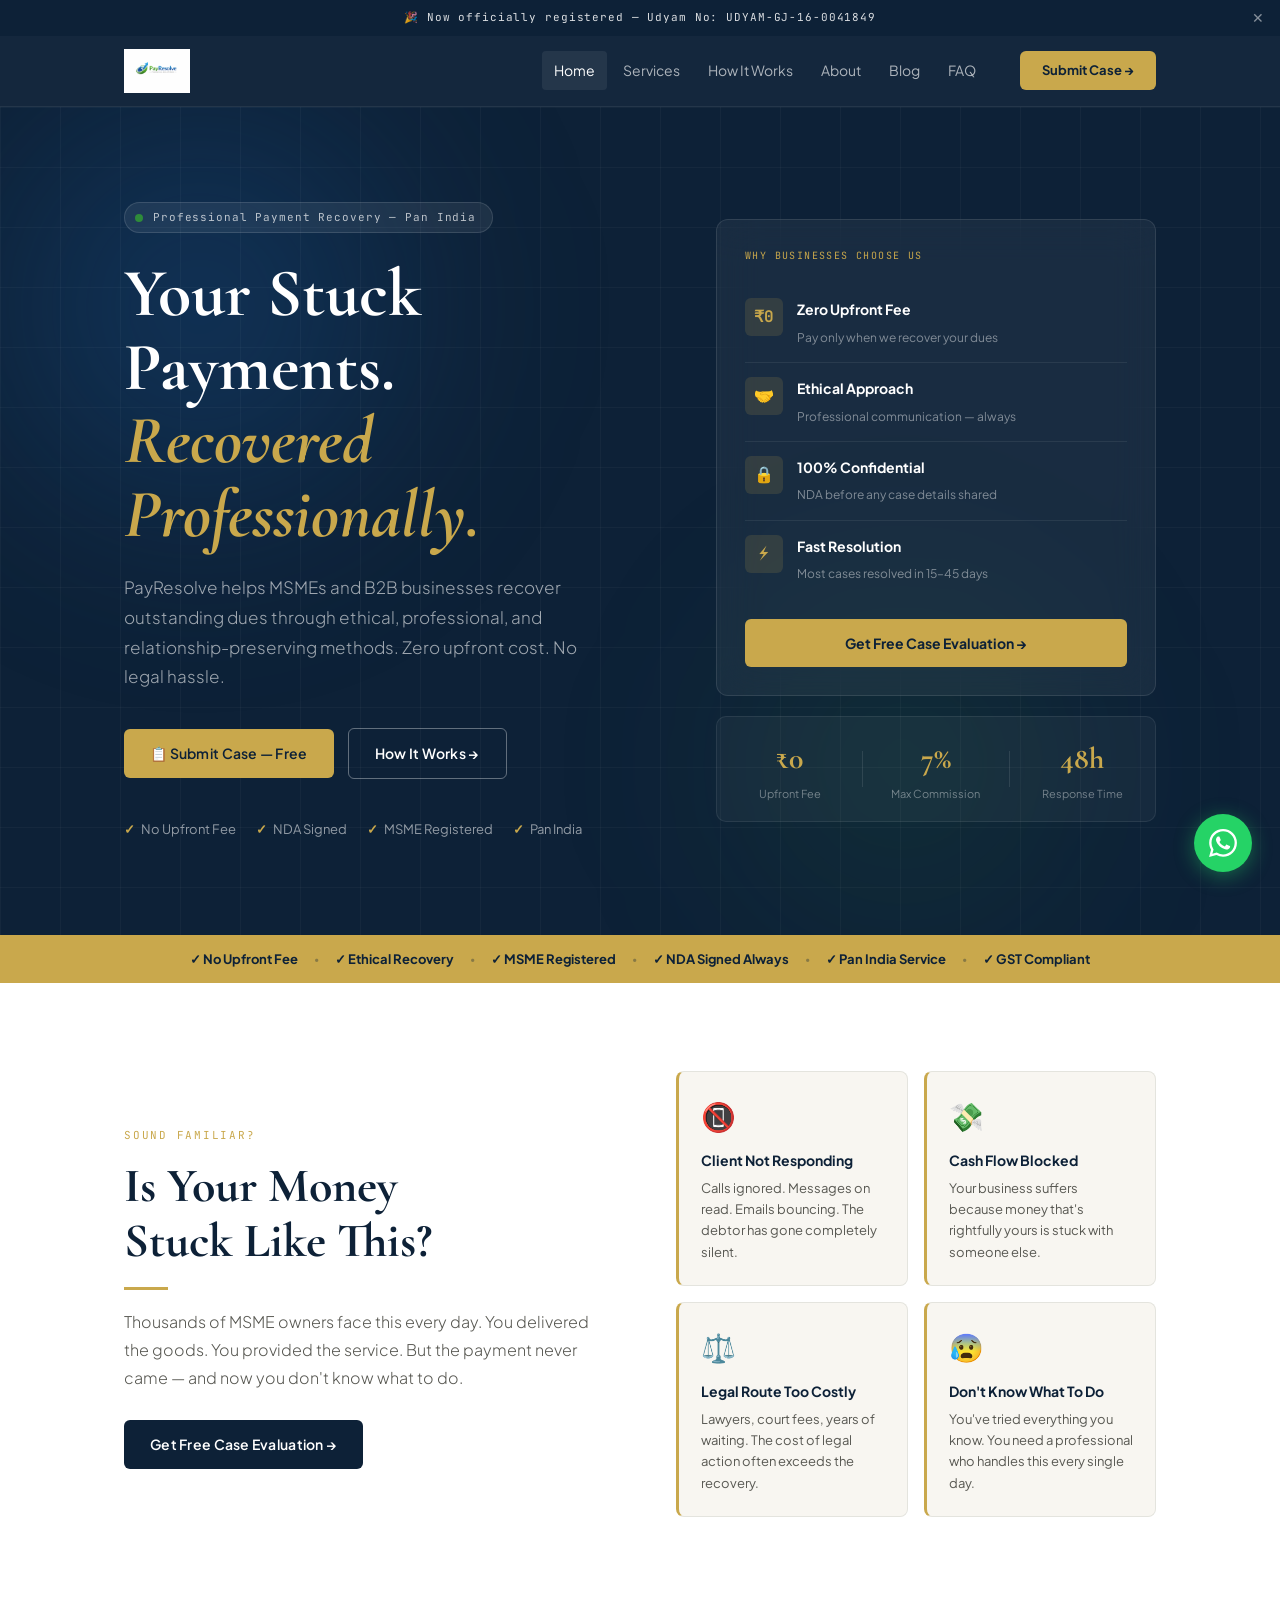
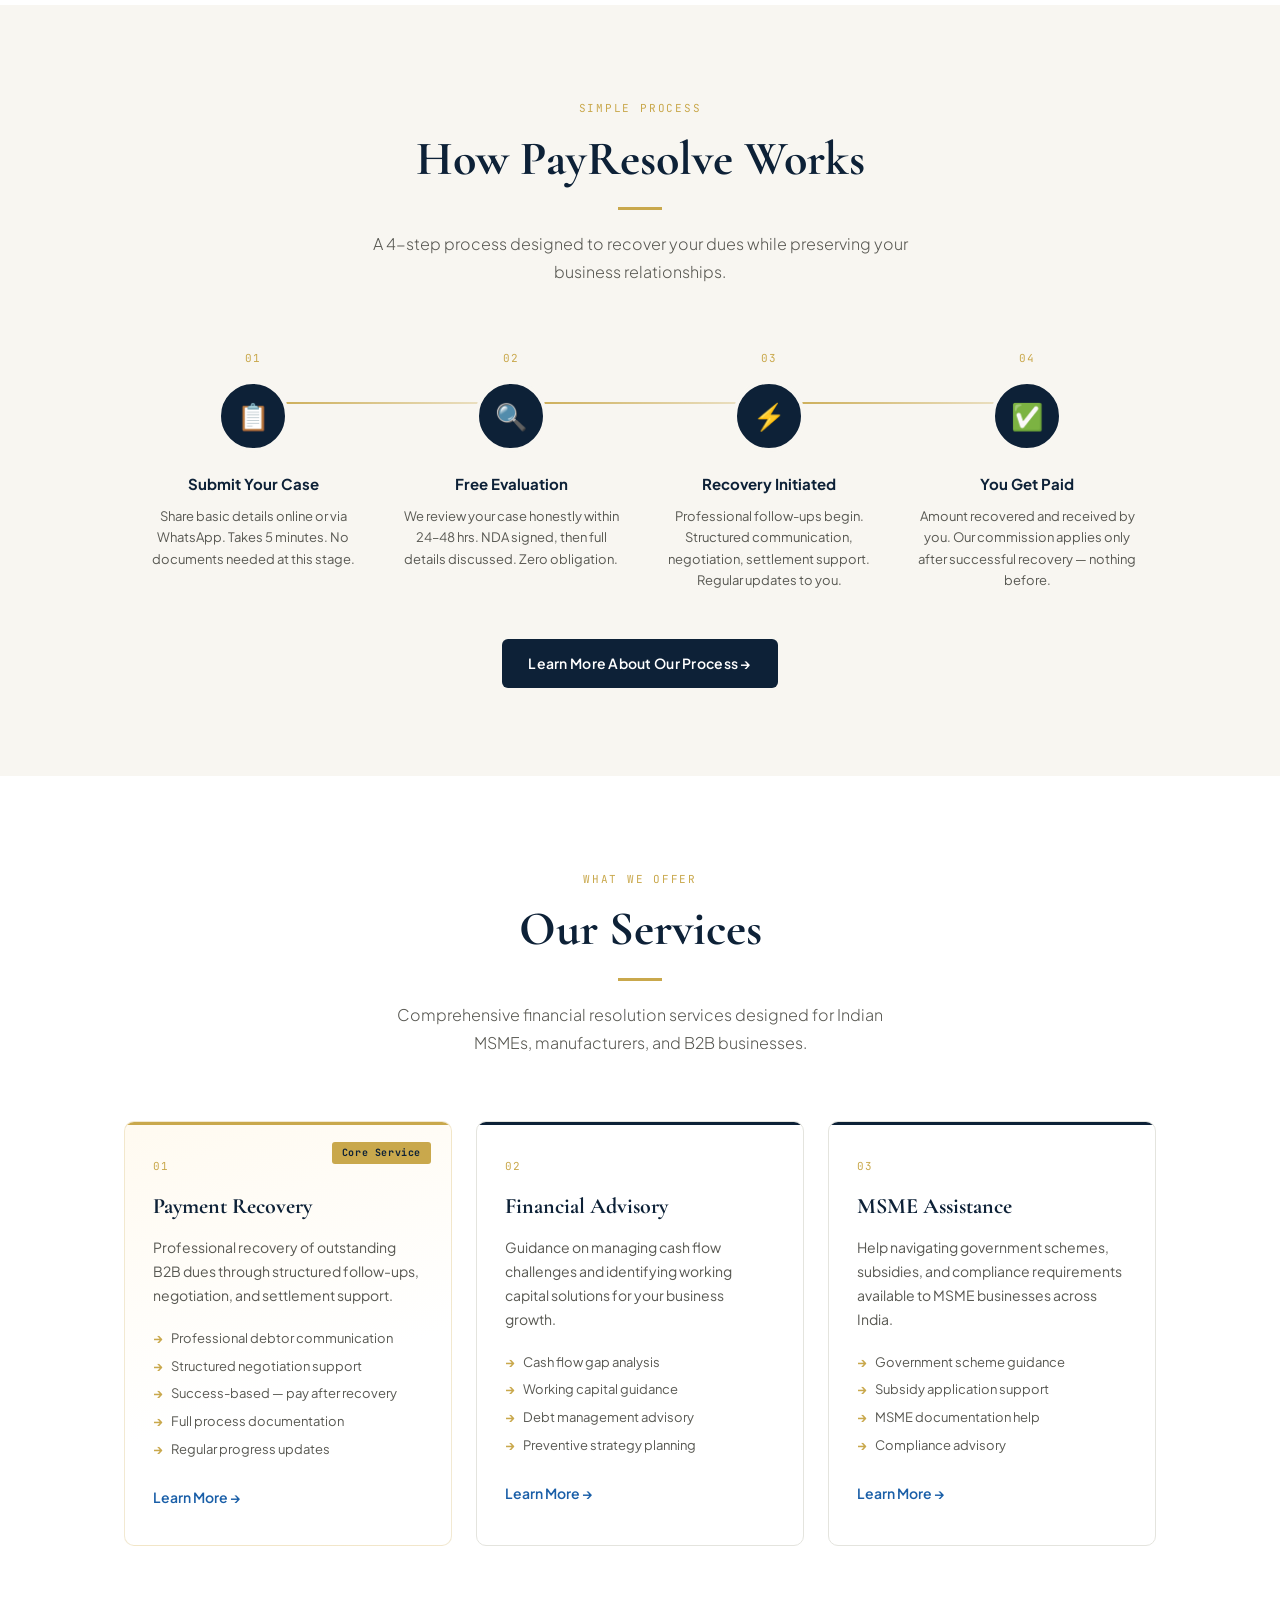
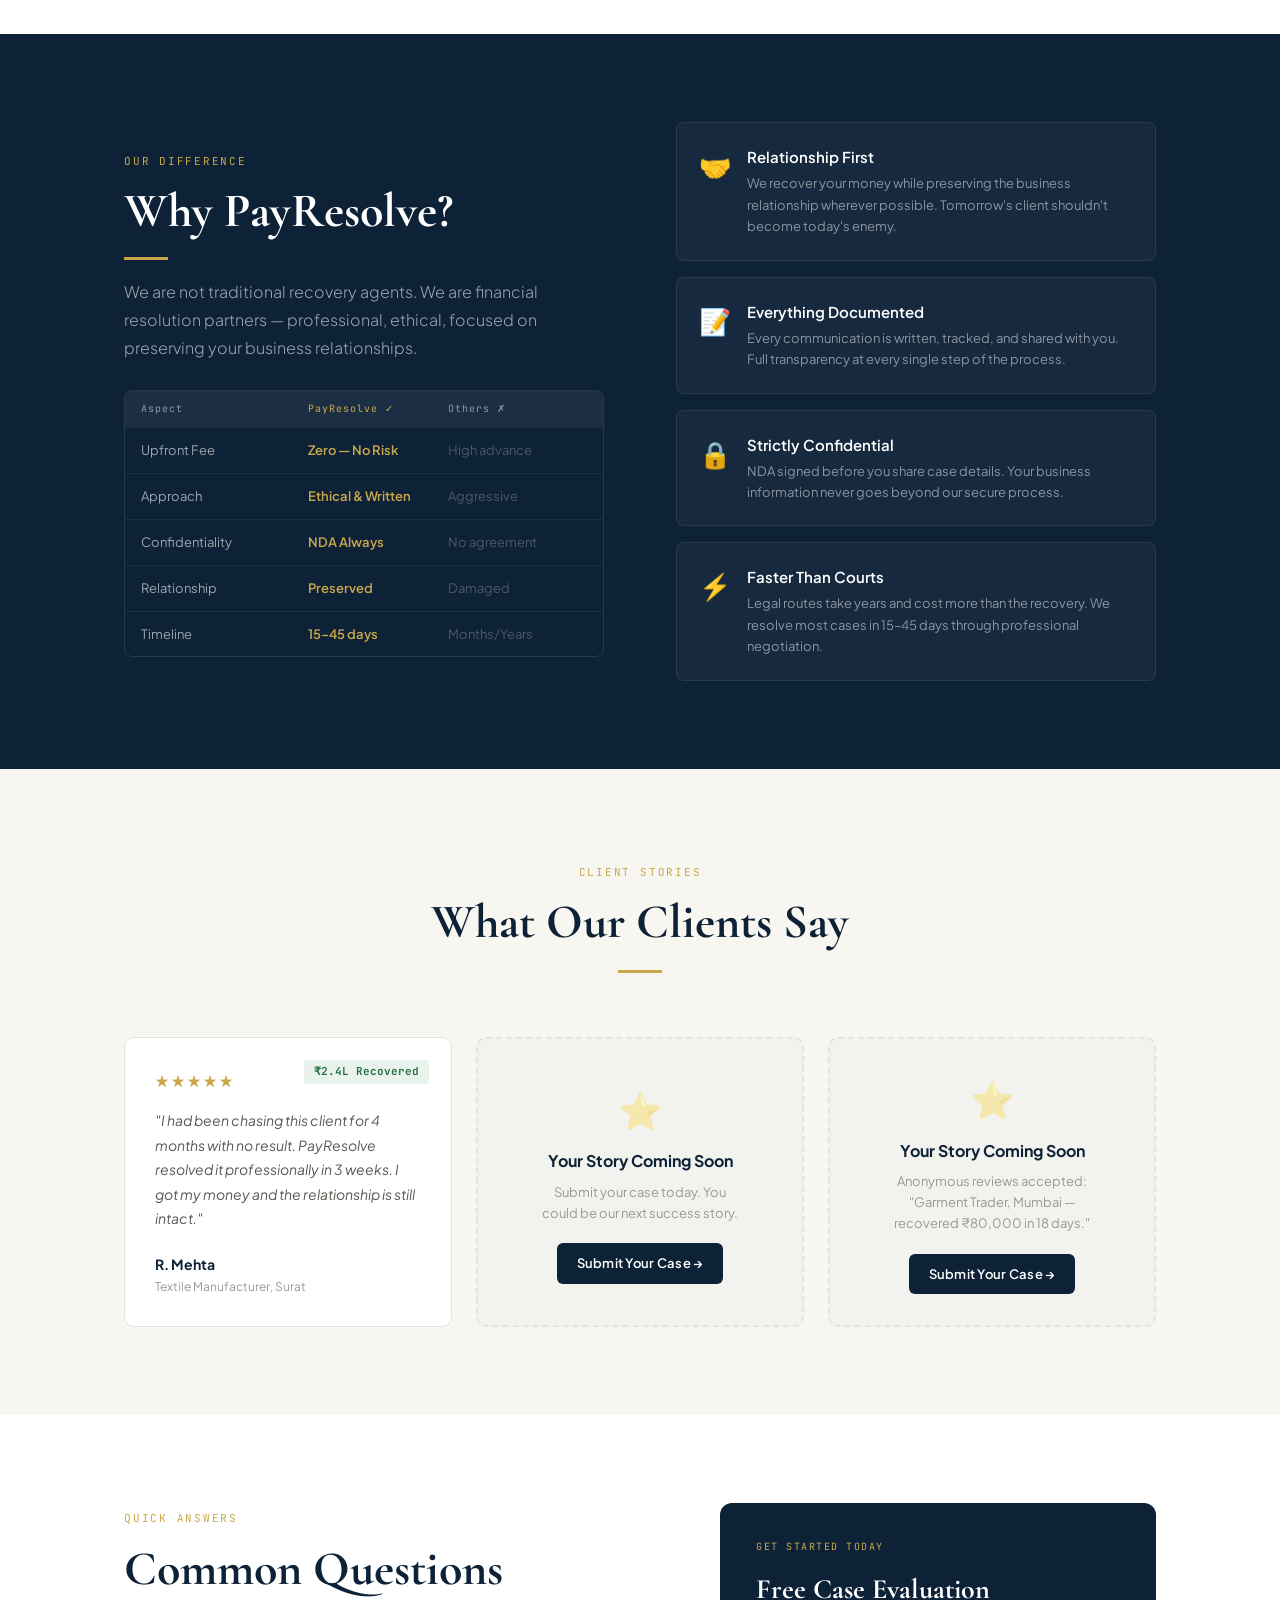
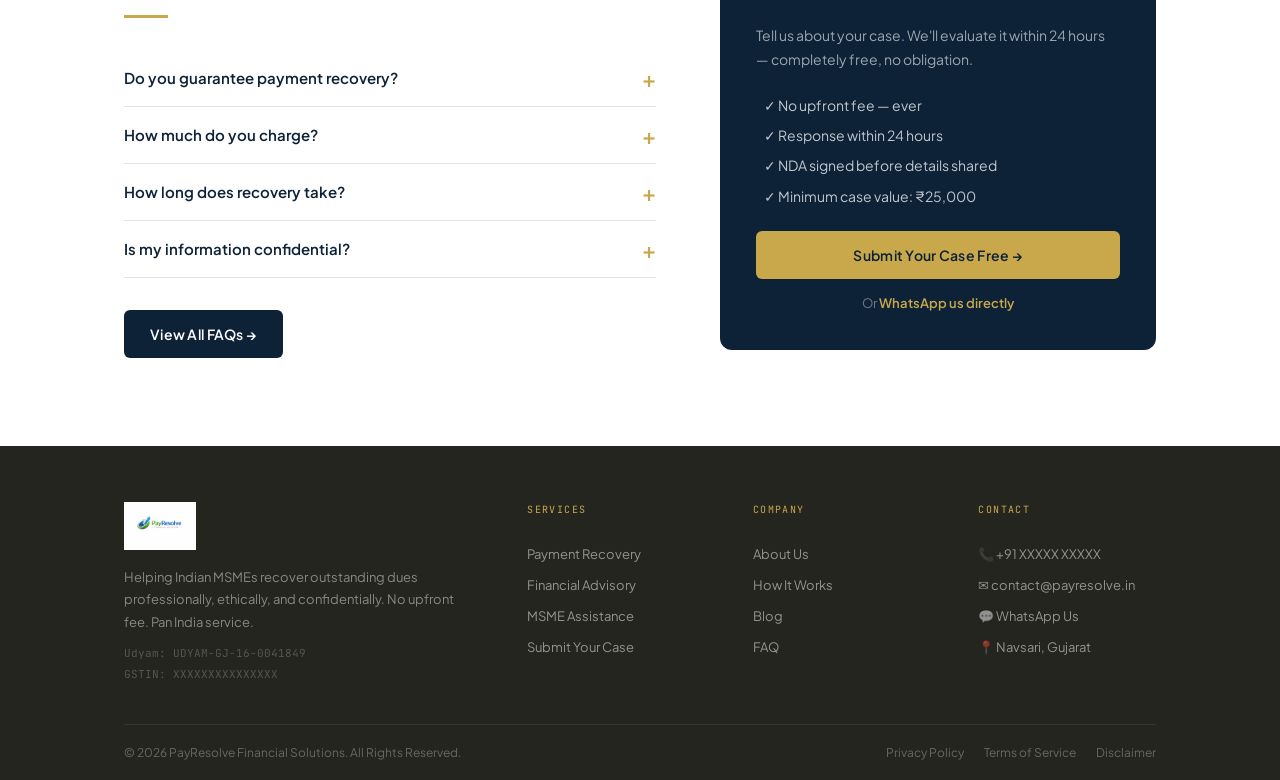
<file: index.html>
<!DOCTYPE html>
<html lang="en">
<head>
<meta charset="UTF-8">
<meta name="viewport" content="width=device-width, initial-scale=1.0">
<title>PayResolve Financial Solutions — Professional Payment Recovery Services India</title>
<meta name="description" content="PayResolve Financial Solutions helps MSMEs and B2B businesses recover outstanding payments professionally and ethically. No upfront fee. Success-based model. Pan India service.">
<meta name="keywords" content="payment recovery India, outstanding dues recovery, MSME payment recovery, B2B payment recovery, professional debt recovery India, invoice recovery service">
<meta name="author" content="PayResolve Financial Solutions">
<meta name="robots" content="index, follow">
<meta property="og:title" content="PayResolve Financial Solutions — Your Dues. Our Mission.">
<meta property="og:description" content="Recover your outstanding B2B dues professionally. No upfront fee. Ethical approach. Pan India service.">
<meta property="og:url" content="https://www.payresolve.in">
<meta property="og:type" content="website">
<meta property="og:image" content="https://www.payresolve.in/og-image.jpg">
<link rel="canonical" href="https://www.payresolve.in">
<link rel="icon" type="image/png" href="favicon.png">
<link href="https://fonts.googleapis.com/css2?family=Cormorant+Garamond:ital,wght@0,600;0,700;1,600&family=Plus+Jakarta+Sans:wght@300;400;500;600;700&family=JetBrains+Mono:wght@400;500&display=swap" rel="stylesheet">
<link rel="stylesheet" href="style.css">
</head>
<body>

<!-- ANNOUNCEMENT -->
<div class="ann" id="ann">
  <span>🎉 Now officially registered — Udyam No: UDYAM-GJ-16-0041849</span>
  <button class="ann-close" onclick="this.parentElement.remove()">✕</button>
</div>

<!-- NAVBAR -->
<nav id="nav">
  <div class="nav-wrap">
    <a href="index.html" class="nav-logo">
      <img src="logo.png" alt="PayResolve Financial Solutions" class="nav-logo-img" onerror="this.style.display='none';this.nextElementSibling.style.display='flex'">
      <div class="nav-logo-text" style="display:none">
        <span class="nav-logo-name">PayResolve</span>
        <span class="nav-logo-tag">Financial Solutions</span>
      </div>
    </a>
    <div class="nav-links">
      <a href="index.html" class="nav-link active">Home</a>
      <a href="services.html" class="nav-link">Services</a>
      <a href="how-it-works.html" class="nav-link">How It Works</a>
      <a href="about.html" class="nav-link">About</a>
      <a href="blog.html" class="nav-link">Blog</a>
      <a href="faq.html" class="nav-link">FAQ</a>
    </div>
    <a href="contact.html" class="nav-cta">Submit Case →</a>
    <button class="ham" id="ham" aria-label="Menu">
      <span></span><span></span><span></span>
    </button>
  </div>
  <div class="mob-nav" id="mobNav">
    <a href="index.html" onclick="closeMob()">Home</a>
    <a href="services.html" onclick="closeMob()">Services</a>
    <a href="how-it-works.html" onclick="closeMob()">How It Works</a>
    <a href="about.html" onclick="closeMob()">About Us</a>
    <a href="blog.html" onclick="closeMob()">Blog</a>
    <a href="faq.html" onclick="closeMob()">FAQ</a>
    <a href="contact.html" class="mob-cta" onclick="closeMob()">📋 Submit Your Case — Free</a>
  </div>
</nav>

<!-- HERO -->
<section class="hero" id="home">
  <div class="hero-bg">
    <div class="hero-orb hero-orb-1"></div>
    <div class="hero-orb hero-orb-2"></div>
    <div class="hero-grid"></div>
  </div>
  <div class="hero-wrap">
    <div class="hero-left reveal">
      <div class="hero-badge">
        <span class="hero-badge-dot"></span>
        Professional Payment Recovery — Pan India
      </div>
      <h1 class="hero-h1">Your Stuck Payments.<br><em>Recovered Professionally.</em></h1>
      <p class="hero-p">PayResolve helps MSMEs and B2B businesses recover outstanding dues through ethical, professional, and relationship-preserving methods. Zero upfront cost. No legal hassle.</p>
      <div class="hero-actions">
        <a href="contact.html" class="btn btn-gold">📋 Submit Case — Free</a>
        <a href="how-it-works.html" class="btn btn-outline">How It Works →</a>
      </div>
      <div class="hero-trust">
        <div class="ht-item"><span class="ht-icon">✓</span> No Upfront Fee</div>
        <div class="ht-item"><span class="ht-icon">✓</span> NDA Signed</div>
        <div class="ht-item"><span class="ht-icon">✓</span> MSME Registered</div>
        <div class="ht-item"><span class="ht-icon">✓</span> Pan India</div>
      </div>
    </div>
    <div class="hero-right reveal reveal-delay">
      <div class="hero-card">
        <div class="hc-label">Why Businesses Choose Us</div>
        <div class="hc-item">
          <div class="hc-icon-wrap">₹0</div>
          <div><strong>Zero Upfront Fee</strong><span>Pay only when we recover your dues</span></div>
        </div>
        <div class="hc-item">
          <div class="hc-icon-wrap">🤝</div>
          <div><strong>Ethical Approach</strong><span>Professional communication — always</span></div>
        </div>
        <div class="hc-item">
          <div class="hc-icon-wrap">🔒</div>
          <div><strong>100% Confidential</strong><span>NDA before any case details shared</span></div>
        </div>
        <div class="hc-item">
          <div class="hc-icon-wrap">⚡</div>
          <div><strong>Fast Resolution</strong><span>Most cases resolved in 15–45 days</span></div>
        </div>
        <a href="contact.html" class="hc-cta">Get Free Case Evaluation →</a>
      </div>
      <div class="hero-stats">
        <div class="hs"><div class="hs-num">₹0</div><div class="hs-lbl">Upfront Fee</div></div>
        <div class="hs-div"></div>
        <div class="hs"><div class="hs-num">7%</div><div class="hs-lbl">Max Commission</div></div>
        <div class="hs-div"></div>
        <div class="hs"><div class="hs-num">48h</div><div class="hs-lbl">Response Time</div></div>
      </div>
    </div>
  </div>
</section>

<!-- TRUST BAR -->
<div class="trust-bar">
  <div class="trust-bar-wrap">
    <div class="tb-item">✓ No Upfront Fee</div>
    <div class="tb-sep">•</div>
    <div class="tb-item">✓ Ethical Recovery</div>
    <div class="tb-sep">•</div>
    <div class="tb-item">✓ MSME Registered</div>
    <div class="tb-sep">•</div>
    <div class="tb-item">✓ NDA Signed Always</div>
    <div class="tb-sep">•</div>
    <div class="tb-item">✓ Pan India Service</div>
    <div class="tb-sep">•</div>
    <div class="tb-item">✓ GST Compliant</div>
  </div>
</div>

<!-- PROBLEM -->
<section class="section bg-white" id="problem">
  <div class="wrap">
    <div class="two-col">
      <div class="reveal">
        <span class="section-tag">Sound Familiar?</span>
        <h2 class="section-h2">Is Your Money<br>Stuck Like This?</h2>
        <div class="gold-line"></div>
        <p class="section-p">Thousands of MSME owners face this every day. You delivered the goods. You provided the service. But the payment never came — and now you don't know what to do.</p>
        <a href="contact.html" class="btn btn-navy" style="margin-top:28px">Get Free Case Evaluation →</a>
      </div>
      <div class="prob-grid reveal reveal-delay">
        <div class="prob-card">
          <div class="prob-icon">📵</div>
          <div class="prob-title">Client Not Responding</div>
          <div class="prob-desc">Calls ignored. Messages on read. Emails bouncing. The debtor has gone completely silent.</div>
        </div>
        <div class="prob-card">
          <div class="prob-icon">💸</div>
          <div class="prob-title">Cash Flow Blocked</div>
          <div class="prob-desc">Your business suffers because money that's rightfully yours is stuck with someone else.</div>
        </div>
        <div class="prob-card">
          <div class="prob-icon">⚖️</div>
          <div class="prob-title">Legal Route Too Costly</div>
          <div class="prob-desc">Lawyers, court fees, years of waiting. The cost of legal action often exceeds the recovery.</div>
        </div>
        <div class="prob-card">
          <div class="prob-icon">😰</div>
          <div class="prob-title">Don't Know What To Do</div>
          <div class="prob-desc">You've tried everything you know. You need a professional who handles this every single day.</div>
        </div>
      </div>
    </div>
  </div>
</section>

<!-- HOW IT WORKS -->
<section class="section bg-cream" id="how">
  <div class="wrap">
    <div class="section-head reveal">
      <span class="section-tag">Simple Process</span>
      <h2 class="section-h2">How PayResolve Works</h2>
      <div class="gold-line" style="margin:20px auto"></div>
      <p class="section-p" style="max-width:560px;margin:0 auto">A 4-step process designed to recover your dues while preserving your business relationships.</p>
    </div>
    <div class="steps reveal">
      <div class="step">
        <div class="step-num">01</div>
        <div class="step-line"></div>
        <div class="step-icon">📋</div>
        <div class="step-title">Submit Your Case</div>
        <div class="step-desc">Share basic details online or via WhatsApp. Takes 5 minutes. No documents needed at this stage.</div>
      </div>
      <div class="step">
        <div class="step-num">02</div>
        <div class="step-line"></div>
        <div class="step-icon">🔍</div>
        <div class="step-title">Free Evaluation</div>
        <div class="step-desc">We review your case honestly within 24–48 hrs. NDA signed, then full details discussed. Zero obligation.</div>
      </div>
      <div class="step">
        <div class="step-num">03</div>
        <div class="step-line"></div>
        <div class="step-icon">⚡</div>
        <div class="step-title">Recovery Initiated</div>
        <div class="step-desc">Professional follow-ups begin. Structured communication, negotiation, settlement support. Regular updates to you.</div>
      </div>
      <div class="step last">
        <div class="step-num">04</div>
        <div class="step-icon">✅</div>
        <div class="step-title">You Get Paid</div>
        <div class="step-desc">Amount recovered and received by you. Our commission applies only after successful recovery — nothing before.</div>
      </div>
    </div>
    <div style="text-align:center;margin-top:48px" class="reveal">
      <a href="how-it-works.html" class="btn btn-navy">Learn More About Our Process →</a>
    </div>
  </div>
</section>

<!-- SERVICES -->
<section class="section bg-white" id="services">
  <div class="wrap">
    <div class="section-head reveal">
      <span class="section-tag">What We Offer</span>
      <h2 class="section-h2">Our Services</h2>
      <div class="gold-line" style="margin:20px auto"></div>
      <p class="section-p" style="max-width:520px;margin:0 auto">Comprehensive financial resolution services designed for Indian MSMEs, manufacturers, and B2B businesses.</p>
    </div>
    <div class="svc-grid">
      <div class="svc-card featured reveal">
        <div class="svc-badge">Core Service</div>
        <div class="svc-num">01</div>
        <div class="svc-name">Payment Recovery</div>
        <div class="svc-desc">Professional recovery of outstanding B2B dues through structured follow-ups, negotiation, and settlement support.</div>
        <ul class="svc-list">
          <li>Professional debtor communication</li>
          <li>Structured negotiation support</li>
          <li>Success-based — pay after recovery</li>
          <li>Full process documentation</li>
          <li>Regular progress updates</li>
        </ul>
        <a href="services.html" class="svc-link">Learn More →</a>
      </div>
      <div class="svc-card reveal reveal-delay">
        <div class="svc-num">02</div>
        <div class="svc-name">Financial Advisory</div>
        <div class="svc-desc">Guidance on managing cash flow challenges and identifying working capital solutions for your business growth.</div>
        <ul class="svc-list">
          <li>Cash flow gap analysis</li>
          <li>Working capital guidance</li>
          <li>Debt management advisory</li>
          <li>Preventive strategy planning</li>
        </ul>
        <a href="services.html" class="svc-link">Learn More →</a>
      </div>
      <div class="svc-card reveal reveal-delay-2">
        <div class="svc-num">03</div>
        <div class="svc-name">MSME Assistance</div>
        <div class="svc-desc">Help navigating government schemes, subsidies, and compliance requirements available to MSME businesses across India.</div>
        <ul class="svc-list">
          <li>Government scheme guidance</li>
          <li>Subsidy application support</li>
          <li>MSME documentation help</li>
          <li>Compliance advisory</li>
        </ul>
        <a href="services.html" class="svc-link">Learn More →</a>
      </div>
    </div>
  </div>
</section>

<!-- WHY US -->
<section class="section bg-navy" id="why">
  <div class="wrap">
    <div class="two-col">
      <div class="reveal">
        <span class="section-tag" style="color:var(--gold)">Our Difference</span>
        <h2 class="section-h2" style="color:#fff">Why PayResolve?</h2>
        <div class="gold-line"></div>
        <p class="section-p" style="color:rgba(255,255,255,.6)">We are not traditional recovery agents. We are financial resolution partners — professional, ethical, focused on preserving your business relationships.</p>
        <div class="cmp-table">
          <div class="cmp-head">
            <div>Aspect</div><div style="color:var(--gold)">PayResolve ✓</div><div>Others ✗</div>
          </div>
          <div class="cmp-row"><div>Upfront Fee</div><div class="cmp-good">Zero — No Risk</div><div class="cmp-bad">High advance</div></div>
          <div class="cmp-row"><div>Approach</div><div class="cmp-good">Ethical & Written</div><div class="cmp-bad">Aggressive</div></div>
          <div class="cmp-row"><div>Confidentiality</div><div class="cmp-good">NDA Always</div><div class="cmp-bad">No agreement</div></div>
          <div class="cmp-row"><div>Relationship</div><div class="cmp-good">Preserved</div><div class="cmp-bad">Damaged</div></div>
          <div class="cmp-row"><div>Timeline</div><div class="cmp-good">15–45 days</div><div class="cmp-bad">Months/Years</div></div>
        </div>
      </div>
      <div class="why-cards reveal reveal-delay">
        <div class="why-card">
          <div class="why-card-icon">🤝</div>
          <div>
            <div class="why-card-title">Relationship First</div>
            <div class="why-card-desc">We recover your money while preserving the business relationship wherever possible. Tomorrow's client shouldn't become today's enemy.</div>
          </div>
        </div>
        <div class="why-card">
          <div class="why-card-icon">📝</div>
          <div>
            <div class="why-card-title">Everything Documented</div>
            <div class="why-card-desc">Every communication is written, tracked, and shared with you. Full transparency at every single step of the process.</div>
          </div>
        </div>
        <div class="why-card">
          <div class="why-card-icon">🔒</div>
          <div>
            <div class="why-card-title">Strictly Confidential</div>
            <div class="why-card-desc">NDA signed before you share case details. Your business information never goes beyond our secure process.</div>
          </div>
        </div>
        <div class="why-card">
          <div class="why-card-icon">⚡</div>
          <div>
            <div class="why-card-title">Faster Than Courts</div>
            <div class="why-card-desc">Legal routes take years and cost more than the recovery. We resolve most cases in 15–45 days through professional negotiation.</div>
          </div>
        </div>
      </div>
    </div>
  </div>
</section>

<!-- TESTIMONIALS -->
<section class="section bg-cream">
  <div class="wrap">
    <div class="section-head reveal">
      <span class="section-tag">Client Stories</span>
      <h2 class="section-h2">What Our Clients Say</h2>
      <div class="gold-line" style="margin:20px auto"></div>
    </div>
    <div class="testi-grid">
      <div class="testi-card reveal">
        <div class="testi-recovered">₹2.4L Recovered</div>
        <div class="testi-stars">★★★★★</div>
        <div class="testi-text">"I had been chasing this client for 4 months with no result. PayResolve resolved it professionally in 3 weeks. I got my money and the relationship is still intact."</div>
        <div class="testi-author">
          <div class="testi-name">R. Mehta</div>
          <div class="testi-biz">Textile Manufacturer, Surat</div>
        </div>
      </div>
      <div class="testi-card testi-ph reveal reveal-delay">
        <div class="testi-ph-icon">⭐</div>
        <div class="testi-ph-title">Your Story Coming Soon</div>
        <div class="testi-ph-desc">Submit your case today. You could be our next success story.</div>
        <a href="contact.html" class="btn btn-navy" style="margin-top:20px;font-size:13px;padding:10px 20px">Submit Your Case →</a>
      </div>
      <div class="testi-card testi-ph reveal reveal-delay-2">
        <div class="testi-ph-icon">⭐</div>
        <div class="testi-ph-title">Your Story Coming Soon</div>
        <div class="testi-ph-desc">Anonymous reviews accepted: "Garment Trader, Mumbai — recovered ₹80,000 in 18 days."</div>
        <a href="contact.html" class="btn btn-navy" style="margin-top:20px;font-size:13px;padding:10px 20px">Submit Your Case →</a>
      </div>
    </div>
  </div>
</section>

<!-- FAQ PREVIEW -->
<section class="section bg-white">
  <div class="wrap">
    <div class="two-col-60">
      <div class="reveal">
        <span class="section-tag">Quick Answers</span>
        <h2 class="section-h2">Common Questions</h2>
        <div class="gold-line"></div>
        <div class="faq-list" style="margin-top:32px">
          <div class="faq-item">
            <div class="faq-q">Do you guarantee payment recovery? <span class="faq-icon">+</span></div>
            <div class="faq-a">No. We commit to a professional and ethical process, but cannot guarantee outcomes as recovery depends on the debtor's capacity. You pay nothing if we don't recover.</div>
          </div>
          <div class="faq-item">
            <div class="faq-q">How much do you charge? <span class="faq-icon">+</span></div>
            <div class="faq-a">Commission is 3%–7% of the recovered amount, agreed upfront. Absolutely no upfront fee. GST @ 18% applies on the commission amount.</div>
          </div>
          <div class="faq-item">
            <div class="faq-q">How long does recovery take? <span class="faq-icon">+</span></div>
            <div class="faq-a">Most cases resolve in 15–45 days. Timeline depends on debtor responsiveness. We keep you updated at every step.</div>
          </div>
          <div class="faq-item">
            <div class="faq-q">Is my information confidential? <span class="faq-icon">+</span></div>
            <div class="faq-a">Absolutely. We sign a formal NDA before you share any case details. All information is protected for 2 years post-engagement.</div>
          </div>
        </div>
        <a href="faq.html" class="btn btn-navy" style="margin-top:32px">View All FAQs →</a>
      </div>
      <div class="cta-box reveal reveal-delay">
        <div class="cta-box-tag">Get Started Today</div>
        <h3 class="cta-box-h">Free Case Evaluation</h3>
        <p class="cta-box-p">Tell us about your case. We'll evaluate it within 24 hours — completely free, no obligation.</p>
        <div class="cta-box-checks">
          <div class="cbc">✓ No upfront fee — ever</div>
          <div class="cbc">✓ Response within 24 hours</div>
          <div class="cbc">✓ NDA signed before details shared</div>
          <div class="cbc">✓ Minimum case value: ₹25,000</div>
        </div>
        <a href="contact.html" class="btn btn-gold" style="width:100%;justify-content:center;margin-top:24px">Submit Your Case Free →</a>
        <div class="cta-box-wa">
          Or <a href="https://wa.me/91XXXXXXXXXX?text=Hi%2C%20I%20want%20to%20enquire%20about%20payment%20recovery." target="_blank">WhatsApp us directly</a>
        </div>
      </div>
    </div>
  </div>
</section>

<!-- FOOTER -->
<footer>
  <div class="ft-wrap">
    <div class="ft-top">
      <div class="ft-brand">
        <img src="logo.png" alt="PayResolve" class="ft-logo" onerror="this.style.display='none'">
        <p class="ft-desc">Helping Indian MSMEs recover outstanding dues professionally, ethically, and confidentially. No upfront fee. Pan India service.</p>
        <div class="ft-reg">Udyam: UDYAM-GJ-16-0041849</div>
        <div class="ft-reg">GSTIN: XXXXXXXXXXXXXXX</div>
      </div>
      <div class="ft-col">
        <div class="ft-col-title">Services</div>
        <a href="services.html">Payment Recovery</a>
        <a href="services.html">Financial Advisory</a>
        <a href="services.html">MSME Assistance</a>
        <a href="contact.html">Submit Your Case</a>
      </div>
      <div class="ft-col">
        <div class="ft-col-title">Company</div>
        <a href="about.html">About Us</a>
        <a href="how-it-works.html">How It Works</a>
        <a href="blog.html">Blog</a>
        <a href="faq.html">FAQ</a>
      </div>
      <div class="ft-col">
        <div class="ft-col-title">Contact</div>
        <a href="tel:+91XXXXXXXXXX">📞 +91 XXXXX XXXXX</a>
        <a href="mailto:contact@payresolve.in">✉ contact@payresolve.in</a>
        <a href="https://wa.me/91XXXXXXXXXX" target="_blank">💬 WhatsApp Us</a>
        <a href="#">📍 Navsari, Gujarat</a>
      </div>
    </div>
    <div class="ft-bottom">
      <div>© 2026 PayResolve Financial Solutions. All Rights Reserved.</div>
      <div class="ft-legal">
        <a href="privacy.html">Privacy Policy</a>
        <a href="terms.html">Terms of Service</a>
        <a href="disclaimer.html">Disclaimer</a>
      </div>
    </div>
  </div>
</footer>

<!-- WHATSAPP FLOAT -->
<a class="wa-btn" href="https://wa.me/91XXXXXXXXXX?text=Hi%2C%20I%20want%20to%20enquire%20about%20payment%20recovery%20services." target="_blank" rel="noopener" aria-label="WhatsApp">
  <svg viewBox="0 0 24 24"><path d="M17.472 14.382c-.297-.149-1.758-.867-2.03-.967-.273-.099-.471-.148-.67.15-.197.297-.767.966-.94 1.164-.173.199-.347.223-.644.075-.297-.15-1.255-.463-2.39-1.475-.883-.788-1.48-1.761-1.653-2.059-.173-.297-.018-.458.13-.606.134-.133.298-.347.446-.52.149-.174.198-.298.298-.497.099-.198.05-.371-.025-.52-.075-.149-.669-1.612-.916-2.207-.242-.579-.487-.5-.669-.51-.173-.008-.371-.01-.57-.01-.198 0-.52.074-.792.372-.272.297-1.04 1.016-1.04 2.479 0 1.462 1.065 2.875 1.213 3.074.149.198 2.096 3.2 5.077 4.487.709.306 1.262.489 1.694.625.712.227 1.36.195 1.871.118.571-.085 1.758-.719 2.006-1.413.248-.694.248-1.289.173-1.413-.074-.124-.272-.198-.57-.347m-5.421 7.403h-.004a9.87 9.87 0 01-5.031-1.378l-.361-.214-3.741.982.998-3.648-.235-.374a9.86 9.86 0 01-1.51-5.26c.001-5.45 4.436-9.884 9.888-9.884 2.64 0 5.122 1.03 6.988 2.898a9.825 9.825 0 012.893 6.994c-.003 5.45-4.437 9.884-9.885 9.884m8.413-18.297A11.815 11.815 0 0012.05 0C5.495 0 .16 5.335.157 11.892c0 2.096.547 4.142 1.588 5.945L.057 24l6.305-1.654a11.882 11.882 0 005.683 1.448h.005c6.554 0 11.89-5.335 11.893-11.893a11.821 11.821 0 00-3.48-8.413z" fill="white"/></svg>
</a>
<button class="scroll-top" id="scrollTop" onclick="window.scrollTo({top:0,behavior:'smooth'})">↑</button>

<script src="main.js"></script>
</body>
</html>
</file>
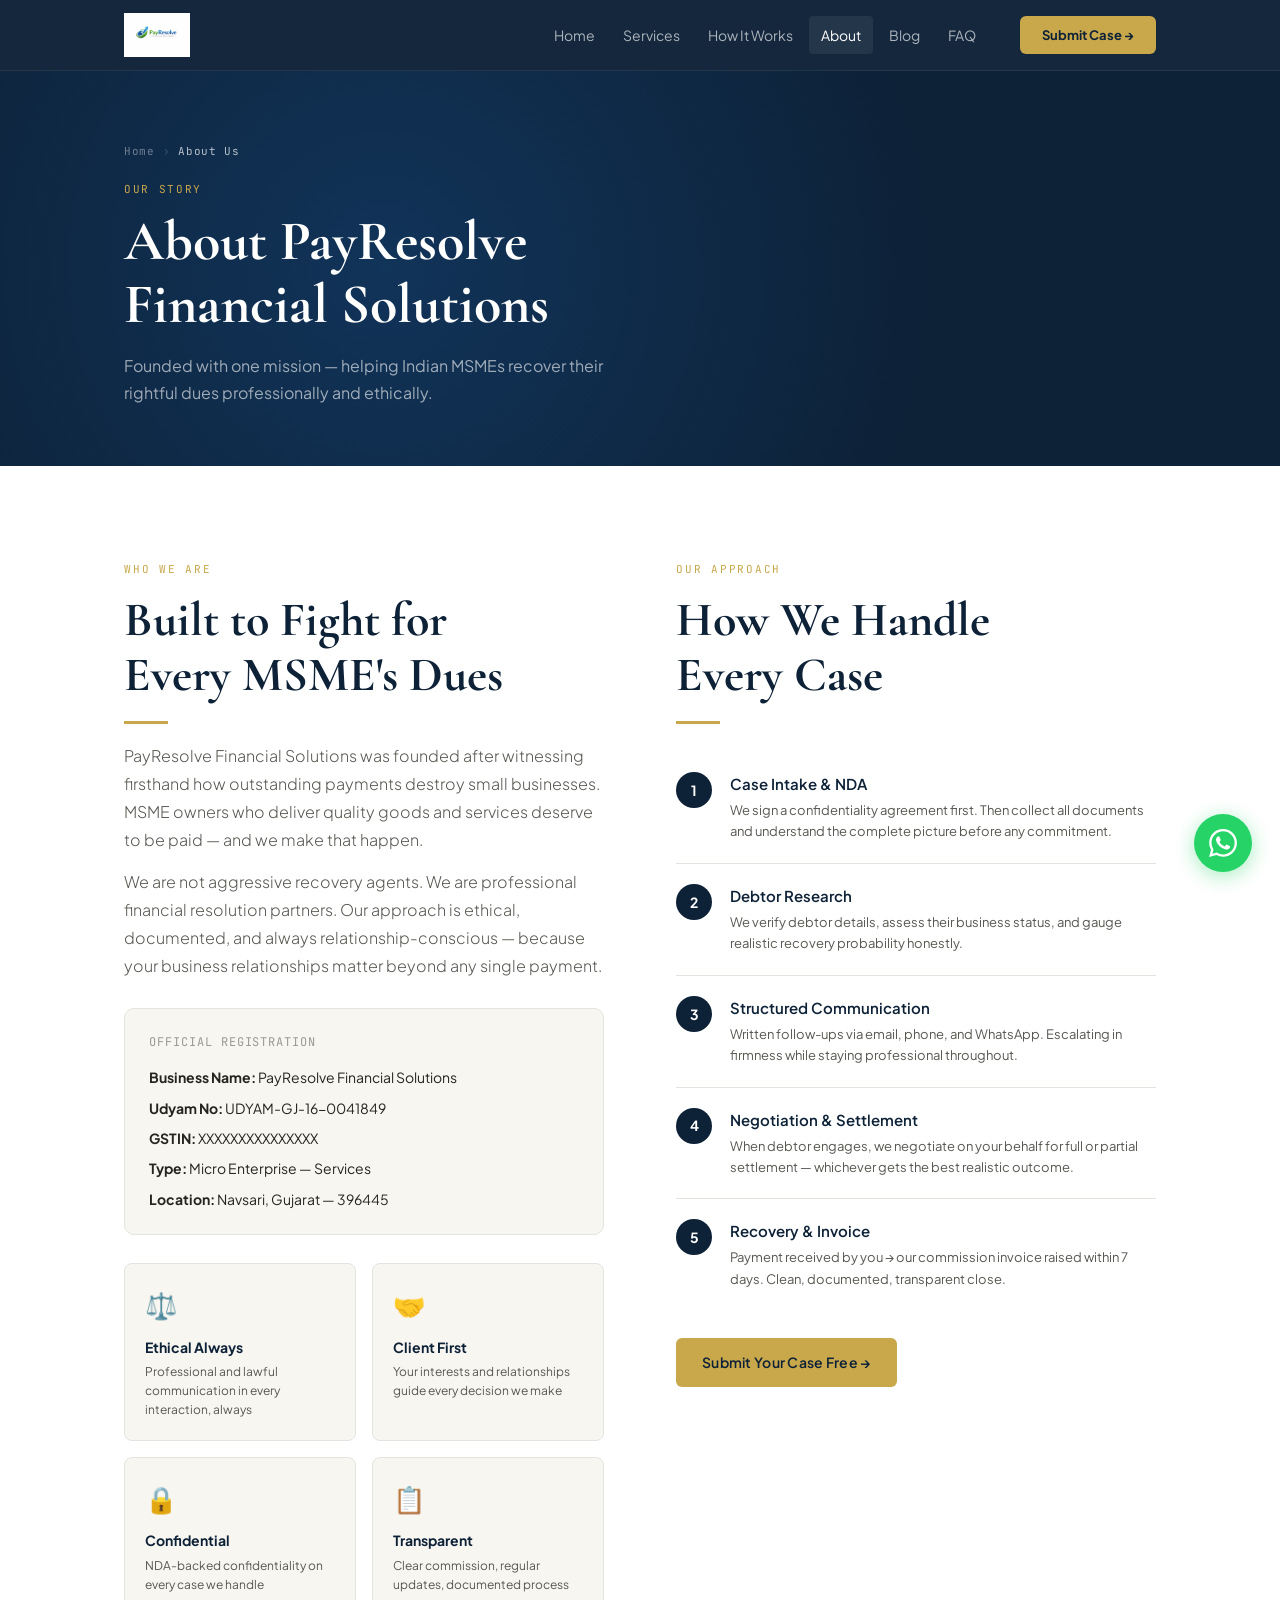
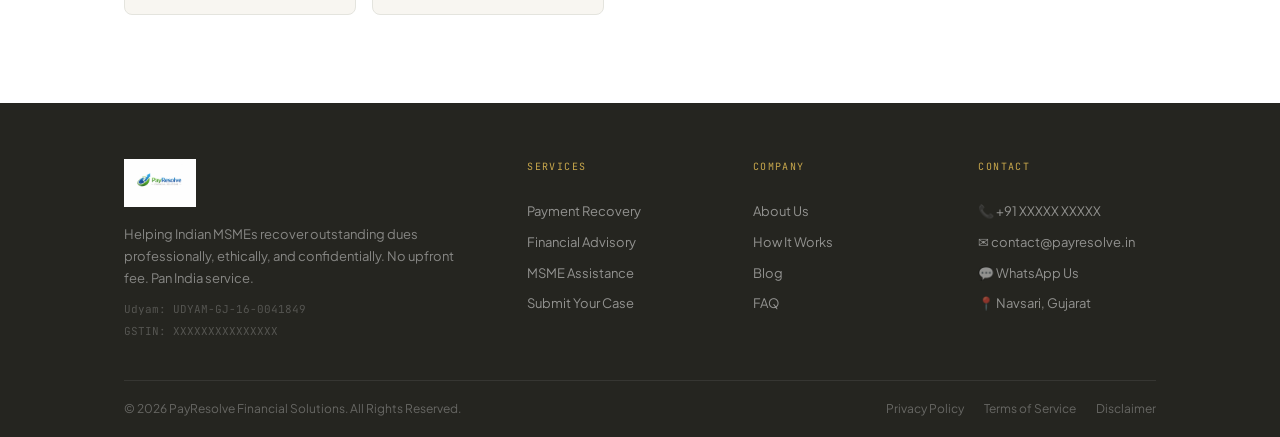
<file: about.html>
<!DOCTYPE html>
<html lang="en">
<head>
<meta charset="UTF-8">
<meta name="viewport" content="width=device-width, initial-scale=1.0">
<title>About Us — PayResolve Financial Solutions</title>
<meta name="description" content="Learn about PayResolve Financial Solutions — professionally recovering outstanding B2B payments for Indian MSMEs. MSME registered, GST compliant.">
<link rel="canonical" href="https://www.payresolve.in/about.html">
<link href="https://fonts.googleapis.com/css2?family=Cormorant+Garamond:ital,wght@0,600;0,700;1,600&family=Plus+Jakarta+Sans:wght@300;400;500;600;700&family=JetBrains+Mono:wght@400;500&display=swap" rel="stylesheet">
<link rel="stylesheet" href="style.css">
</head>
<body><nav id="nav">
  <div class="nav-wrap">
    <a href="index.html" class="nav-logo">
      <img src="logo.png" alt="PayResolve" class="nav-logo-img" onerror="this.style.display='none';this.nextElementSibling.style.display='flex'">
      <div class="nav-logo-text" style="display:none"><span class="nav-logo-name">PayResolve</span><span class="nav-logo-tag">Financial Solutions</span></div>
    </a>
    <div class="nav-links">
      <a href="index.html" class="nav-link">Home</a>
      <a href="services.html" class="nav-link">Services</a>
      <a href="how-it-works.html" class="nav-link">How It Works</a>
      <a href="about.html" class="nav-link">About</a>
      <a href="blog.html" class="nav-link">Blog</a>
      <a href="faq.html" class="nav-link">FAQ</a>
    </div>
    <a href="contact.html" class="nav-cta">Submit Case →</a>
    <button class="ham" id="ham"><span></span><span></span><span></span></button>
  </div>
  <div class="mob-nav" id="mobNav">
    <a href="index.html" onclick="closeMob()">Home</a>
    <a href="services.html" onclick="closeMob()">Services</a>
    <a href="how-it-works.html" onclick="closeMob()">How It Works</a>
    <a href="about.html" onclick="closeMob()">About Us</a>
    <a href="faq.html" onclick="closeMob()">FAQ</a>
    <a href="contact.html" class="mob-cta" onclick="closeMob()">📋 Submit Your Case — Free</a>
  </div>
</nav>
<div class="page-hero">
  <div class="page-hero-wrap">
    <div class="breadcrumb"><a href="index.html">Home</a><span>›</span><span class="current">About Us</span></div>
    <span class="page-hero-tag">Our Story</span>
    <h1 class="page-hero-h">About PayResolve<br>Financial Solutions</h1>
    <p class="page-hero-p">Founded with one mission — helping Indian MSMEs recover their rightful dues professionally and ethically.</p>
  </div>
</div>
<section class="section bg-white">
  <div class="wrap">
    <div class="about-grid">
      <div class="reveal">
        <span class="section-tag">Who We Are</span>
        <h2 class="section-h2">Built to Fight for<br>Every MSME's Dues</h2>
        <div class="gold-line"></div>
        <p class="section-p">PayResolve Financial Solutions was founded after witnessing firsthand how outstanding payments destroy small businesses. MSME owners who deliver quality goods and services deserve to be paid — and we make that happen.</p>
        <p class="section-p" style="margin-top:14px">We are not aggressive recovery agents. We are professional financial resolution partners. Our approach is ethical, documented, and always relationship-conscious — because your business relationships matter beyond any single payment.</p>
        <div style="margin-top:28px;background:var(--cream);border-radius:10px;padding:24px;border:1px solid var(--g200)">
          <div style="font-size:12px;color:var(--g400);font-family:var(--font-m);letter-spacing:.08em;margin-bottom:14px">OFFICIAL REGISTRATION</div>
          <div style="display:flex;flex-direction:column;gap:8px">
            <div style="font-size:14px;color:var(--g800)"><strong>Business Name:</strong> PayResolve Financial Solutions</div>
            <div style="font-size:14px;color:var(--g800)"><strong>Udyam No:</strong> UDYAM-GJ-16-0041849</div>
            <div style="font-size:14px;color:var(--g800)"><strong>GSTIN:</strong> XXXXXXXXXXXXXXX</div>
            <div style="font-size:14px;color:var(--g800)"><strong>Type:</strong> Micro Enterprise — Services</div>
            <div style="font-size:14px;color:var(--g800)"><strong>Location:</strong> Navsari, Gujarat — 396445</div>
          </div>
        </div>
        <div class="about-vals" style="margin-top:28px">
          <div class="val-card"><div class="val-icon">⚖️</div><div class="val-title">Ethical Always</div><div class="val-desc">Professional and lawful communication in every interaction, always</div></div>
          <div class="val-card"><div class="val-icon">🤝</div><div class="val-title">Client First</div><div class="val-desc">Your interests and relationships guide every decision we make</div></div>
          <div class="val-card"><div class="val-icon">🔒</div><div class="val-title">Confidential</div><div class="val-desc">NDA-backed confidentiality on every case we handle</div></div>
          <div class="val-card"><div class="val-icon">📋</div><div class="val-title">Transparent</div><div class="val-desc">Clear commission, regular updates, documented process</div></div>
        </div>
      </div>
      <div class="reveal reveal-delay">
        <span class="section-tag">Our Approach</span>
        <h2 class="section-h2">How We Handle<br>Every Case</h2>
        <div class="gold-line"></div>
        <div class="process-steps" style="margin-top:28px">
          <div class="ps"><div class="ps-num">1</div><div><div class="ps-title">Case Intake & NDA</div><div class="ps-desc">We sign a confidentiality agreement first. Then collect all documents and understand the complete picture before any commitment.</div></div></div>
          <div class="ps"><div class="ps-num">2</div><div><div class="ps-title">Debtor Research</div><div class="ps-desc">We verify debtor details, assess their business status, and gauge realistic recovery probability honestly.</div></div></div>
          <div class="ps"><div class="ps-num">3</div><div><div class="ps-title">Structured Communication</div><div class="ps-desc">Written follow-ups via email, phone, and WhatsApp. Escalating in firmness while staying professional throughout.</div></div></div>
          <div class="ps"><div class="ps-num">4</div><div><div class="ps-title">Negotiation & Settlement</div><div class="ps-desc">When debtor engages, we negotiate on your behalf for full or partial settlement — whichever gets the best realistic outcome.</div></div></div>
          <div class="ps"><div class="ps-num">5</div><div><div class="ps-title">Recovery & Invoice</div><div class="ps-desc">Payment received by you → our commission invoice raised within 7 days. Clean, documented, transparent close.</div></div></div>
        </div>
        <a href="contact.html" class="btn btn-gold" style="margin-top:28px">Submit Your Case Free →</a>
      </div>
    </div>
  </div>
</section><footer>
  <div class="ft-wrap">
    <div class="ft-top">
      <div class="ft-brand">
        <img src="logo.png" alt="PayResolve" class="ft-logo" onerror="this.style.display='none'">
        <p class="ft-desc">Helping Indian MSMEs recover outstanding dues professionally, ethically, and confidentially. No upfront fee. Pan India service.</p>
        <div class="ft-reg">Udyam: UDYAM-GJ-16-0041849</div>
        <div class="ft-reg">GSTIN: XXXXXXXXXXXXXXX</div>
      </div>
      <div class="ft-col"><div class="ft-col-title">Services</div><a href="services.html">Payment Recovery</a><a href="services.html">Financial Advisory</a><a href="services.html">MSME Assistance</a><a href="contact.html">Submit Your Case</a></div>
      <div class="ft-col"><div class="ft-col-title">Company</div><a href="about.html">About Us</a><a href="how-it-works.html">How It Works</a><a href="blog.html">Blog</a><a href="faq.html">FAQ</a></div>
      <div class="ft-col"><div class="ft-col-title">Contact</div><a href="tel:+91XXXXXXXXXX">📞 +91 XXXXX XXXXX</a><a href="mailto:contact@payresolve.in">✉ contact@payresolve.in</a><a href="https://wa.me/91XXXXXXXXXX" target="_blank">💬 WhatsApp Us</a><a href="#">📍 Navsari, Gujarat</a></div>
    </div>
    <div class="ft-bottom">
      <div>© 2026 PayResolve Financial Solutions. All Rights Reserved.</div>
      <div class="ft-legal"><a href="privacy.html">Privacy Policy</a><a href="terms.html">Terms of Service</a><a href="disclaimer.html">Disclaimer</a></div>
    </div>
  </div>
</footer>
<a class="wa-btn" href="https://wa.me/91XXXXXXXXXX?text=Hi%2C%20I%20want%20to%20enquire%20about%20payment%20recovery%20services." target="_blank"><svg viewBox="0 0 24 24"><path d="M17.472 14.382c-.297-.149-1.758-.867-2.03-.967-.273-.099-.471-.148-.67.15-.197.297-.767.966-.94 1.164-.173.199-.347.223-.644.075-.297-.15-1.255-.463-2.39-1.475-.883-.788-1.48-1.761-1.653-2.059-.173-.297-.018-.458.13-.606.134-.133.298-.347.446-.52.149-.174.198-.298.298-.497.099-.198.05-.371-.025-.52-.075-.149-.669-1.612-.916-2.207-.242-.579-.487-.5-.669-.51-.173-.008-.371-.01-.57-.01-.198 0-.52.074-.792.372-.272.297-1.04 1.016-1.04 2.479 0 1.462 1.065 2.875 1.213 3.074.149.198 2.096 3.2 5.077 4.487.709.306 1.262.489 1.694.625.712.227 1.36.195 1.871.118.571-.085 1.758-.719 2.006-1.413.248-.694.248-1.289.173-1.413-.074-.124-.272-.198-.57-.347m-5.421 7.403h-.004a9.87 9.87 0 01-5.031-1.378l-.361-.214-3.741.982.998-3.648-.235-.374a9.86 9.86 0 01-1.51-5.26c.001-5.45 4.436-9.884 9.888-9.884 2.64 0 5.122 1.03 6.988 2.898a9.825 9.825 0 012.893 6.994c-.003 5.45-4.437 9.884-9.885 9.884m8.413-18.297A11.815 11.815 0 0012.05 0C5.495 0 .16 5.335.157 11.892c0 2.096.547 4.142 1.588 5.945L.057 24l6.305-1.654a11.882 11.882 0 005.683 1.448h.005c6.554 0 11.89-5.335 11.893-11.893a11.821 11.821 0 00-3.48-8.413z" fill="white"/></svg></a>
<button class="scroll-top" id="scrollTop" onclick="window.scrollTo({top:0,behavior:'smooth'})">↑</button>
<script src="main.js"></script></body></html>
</file>
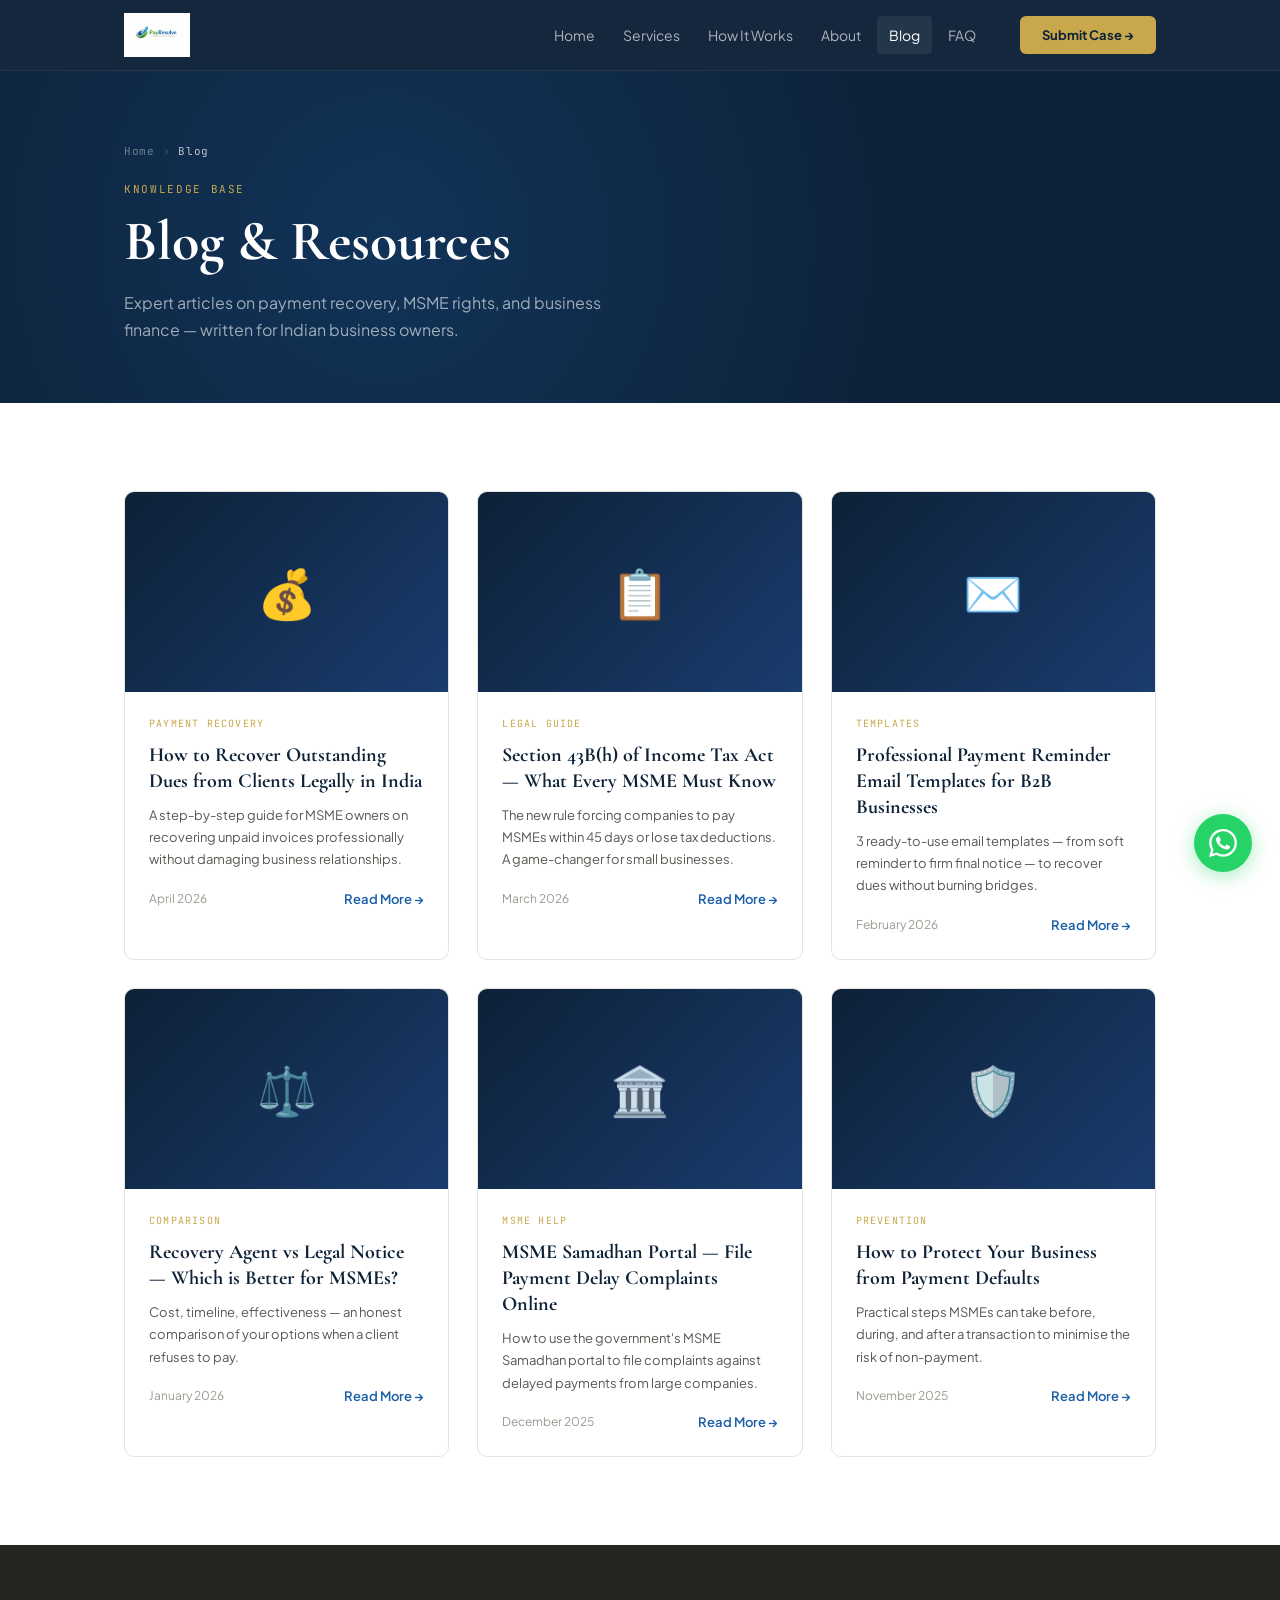
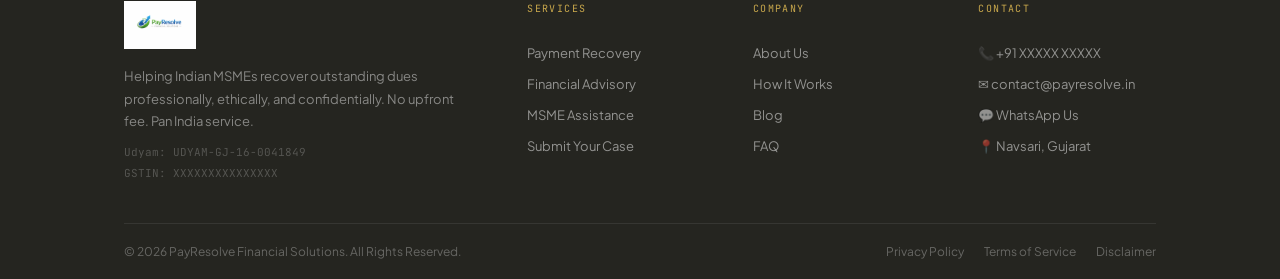
<file: blog.html>
<!DOCTYPE html>
<html lang="en">
<head>
<meta charset="UTF-8">
<meta name="viewport" content="width=device-width, initial-scale=1.0">
<title>Blog — PayResolve Financial Solutions</title>
<meta name="description" content="Expert articles on payment recovery, MSME rights, cash flow management, and business finance for Indian businesses.">
<link rel="canonical" href="https://www.payresolve.in/blog.html">
<link href="https://fonts.googleapis.com/css2?family=Cormorant+Garamond:ital,wght@0,600;0,700;1,600&family=Plus+Jakarta+Sans:wght@300;400;500;600;700&family=JetBrains+Mono:wght@400;500&display=swap" rel="stylesheet">
<link rel="stylesheet" href="style.css">
</head>
<body><nav id="nav">
  <div class="nav-wrap">
    <a href="index.html" class="nav-logo">
      <img src="logo.png" alt="PayResolve" class="nav-logo-img" onerror="this.style.display='none';this.nextElementSibling.style.display='flex'">
      <div class="nav-logo-text" style="display:none"><span class="nav-logo-name">PayResolve</span><span class="nav-logo-tag">Financial Solutions</span></div>
    </a>
    <div class="nav-links">
      <a href="index.html" class="nav-link">Home</a>
      <a href="services.html" class="nav-link">Services</a>
      <a href="how-it-works.html" class="nav-link">How It Works</a>
      <a href="about.html" class="nav-link">About</a>
      <a href="blog.html" class="nav-link">Blog</a>
      <a href="faq.html" class="nav-link">FAQ</a>
    </div>
    <a href="contact.html" class="nav-cta">Submit Case →</a>
    <button class="ham" id="ham"><span></span><span></span><span></span></button>
  </div>
  <div class="mob-nav" id="mobNav">
    <a href="index.html" onclick="closeMob()">Home</a>
    <a href="services.html" onclick="closeMob()">Services</a>
    <a href="how-it-works.html" onclick="closeMob()">How It Works</a>
    <a href="about.html" onclick="closeMob()">About Us</a>
    <a href="faq.html" onclick="closeMob()">FAQ</a>
    <a href="contact.html" class="mob-cta" onclick="closeMob()">📋 Submit Your Case — Free</a>
  </div>
</nav>
<div class="page-hero">
  <div class="page-hero-wrap">
    <div class="breadcrumb"><a href="index.html">Home</a><span>›</span><span class="current">Blog</span></div>
    <span class="page-hero-tag">Knowledge Base</span>
    <h1 class="page-hero-h">Blog & Resources</h1>
    <p class="page-hero-p">Expert articles on payment recovery, MSME rights, and business finance — written for Indian business owners.</p>
  </div>
</div>
<section class="section bg-white">
  <div class="wrap">
    <div class="blog-grid">
      <div class="blog-card reveal">
        <div class="blog-img">💰</div>
        <div class="blog-body">
          <div class="blog-cat">Payment Recovery</div>
          <div class="blog-title"><a href="#">How to Recover Outstanding Dues from Clients Legally in India</a></div>
          <div class="blog-excerpt">A step-by-step guide for MSME owners on recovering unpaid invoices professionally without damaging business relationships.</div>
          <div class="blog-meta"><span>April 2026</span><a href="#" class="blog-read">Read More →</a></div>
        </div>
      </div>
      <div class="blog-card reveal reveal-delay">
        <div class="blog-img">📋</div>
        <div class="blog-body">
          <div class="blog-cat">Legal Guide</div>
          <div class="blog-title"><a href="#">Section 43B(h) of Income Tax Act — What Every MSME Must Know</a></div>
          <div class="blog-excerpt">The new rule forcing companies to pay MSMEs within 45 days or lose tax deductions. A game-changer for small businesses.</div>
          <div class="blog-meta"><span>March 2026</span><a href="#" class="blog-read">Read More →</a></div>
        </div>
      </div>
      <div class="blog-card reveal reveal-delay-2">
        <div class="blog-img">✉️</div>
        <div class="blog-body">
          <div class="blog-cat">Templates</div>
          <div class="blog-title"><a href="#">Professional Payment Reminder Email Templates for B2B Businesses</a></div>
          <div class="blog-excerpt">3 ready-to-use email templates — from soft reminder to firm final notice — to recover dues without burning bridges.</div>
          <div class="blog-meta"><span>February 2026</span><a href="#" class="blog-read">Read More →</a></div>
        </div>
      </div>
      <div class="blog-card reveal">
        <div class="blog-img">⚖️</div>
        <div class="blog-body">
          <div class="blog-cat">Comparison</div>
          <div class="blog-title"><a href="#">Recovery Agent vs Legal Notice — Which is Better for MSMEs?</a></div>
          <div class="blog-excerpt">Cost, timeline, effectiveness — an honest comparison of your options when a client refuses to pay.</div>
          <div class="blog-meta"><span>January 2026</span><a href="#" class="blog-read">Read More →</a></div>
        </div>
      </div>
      <div class="blog-card reveal reveal-delay">
        <div class="blog-img">🏛️</div>
        <div class="blog-body">
          <div class="blog-cat">MSME Help</div>
          <div class="blog-title"><a href="#">MSME Samadhan Portal — File Payment Delay Complaints Online</a></div>
          <div class="blog-excerpt">How to use the government's MSME Samadhan portal to file complaints against delayed payments from large companies.</div>
          <div class="blog-meta"><span>December 2025</span><a href="#" class="blog-read">Read More →</a></div>
        </div>
      </div>
      <div class="blog-card reveal reveal-delay-2">
        <div class="blog-img">🛡️</div>
        <div class="blog-body">
          <div class="blog-cat">Prevention</div>
          <div class="blog-title"><a href="#">How to Protect Your Business from Payment Defaults</a></div>
          <div class="blog-excerpt">Practical steps MSMEs can take before, during, and after a transaction to minimise the risk of non-payment.</div>
          <div class="blog-meta"><span>November 2025</span><a href="#" class="blog-read">Read More →</a></div>
        </div>
      </div>
    </div>
  </div>
</section><footer>
  <div class="ft-wrap">
    <div class="ft-top">
      <div class="ft-brand">
        <img src="logo.png" alt="PayResolve" class="ft-logo" onerror="this.style.display='none'">
        <p class="ft-desc">Helping Indian MSMEs recover outstanding dues professionally, ethically, and confidentially. No upfront fee. Pan India service.</p>
        <div class="ft-reg">Udyam: UDYAM-GJ-16-0041849</div>
        <div class="ft-reg">GSTIN: XXXXXXXXXXXXXXX</div>
      </div>
      <div class="ft-col"><div class="ft-col-title">Services</div><a href="services.html">Payment Recovery</a><a href="services.html">Financial Advisory</a><a href="services.html">MSME Assistance</a><a href="contact.html">Submit Your Case</a></div>
      <div class="ft-col"><div class="ft-col-title">Company</div><a href="about.html">About Us</a><a href="how-it-works.html">How It Works</a><a href="blog.html">Blog</a><a href="faq.html">FAQ</a></div>
      <div class="ft-col"><div class="ft-col-title">Contact</div><a href="tel:+91XXXXXXXXXX">📞 +91 XXXXX XXXXX</a><a href="mailto:contact@payresolve.in">✉ contact@payresolve.in</a><a href="https://wa.me/91XXXXXXXXXX" target="_blank">💬 WhatsApp Us</a><a href="#">📍 Navsari, Gujarat</a></div>
    </div>
    <div class="ft-bottom">
      <div>© 2026 PayResolve Financial Solutions. All Rights Reserved.</div>
      <div class="ft-legal"><a href="privacy.html">Privacy Policy</a><a href="terms.html">Terms of Service</a><a href="disclaimer.html">Disclaimer</a></div>
    </div>
  </div>
</footer>
<a class="wa-btn" href="https://wa.me/91XXXXXXXXXX?text=Hi%2C%20I%20want%20to%20enquire%20about%20payment%20recovery%20services." target="_blank"><svg viewBox="0 0 24 24"><path d="M17.472 14.382c-.297-.149-1.758-.867-2.03-.967-.273-.099-.471-.148-.67.15-.197.297-.767.966-.94 1.164-.173.199-.347.223-.644.075-.297-.15-1.255-.463-2.39-1.475-.883-.788-1.48-1.761-1.653-2.059-.173-.297-.018-.458.13-.606.134-.133.298-.347.446-.52.149-.174.198-.298.298-.497.099-.198.05-.371-.025-.52-.075-.149-.669-1.612-.916-2.207-.242-.579-.487-.5-.669-.51-.173-.008-.371-.01-.57-.01-.198 0-.52.074-.792.372-.272.297-1.04 1.016-1.04 2.479 0 1.462 1.065 2.875 1.213 3.074.149.198 2.096 3.2 5.077 4.487.709.306 1.262.489 1.694.625.712.227 1.36.195 1.871.118.571-.085 1.758-.719 2.006-1.413.248-.694.248-1.289.173-1.413-.074-.124-.272-.198-.57-.347m-5.421 7.403h-.004a9.87 9.87 0 01-5.031-1.378l-.361-.214-3.741.982.998-3.648-.235-.374a9.86 9.86 0 01-1.51-5.26c.001-5.45 4.436-9.884 9.888-9.884 2.64 0 5.122 1.03 6.988 2.898a9.825 9.825 0 012.893 6.994c-.003 5.45-4.437 9.884-9.885 9.884m8.413-18.297A11.815 11.815 0 0012.05 0C5.495 0 .16 5.335.157 11.892c0 2.096.547 4.142 1.588 5.945L.057 24l6.305-1.654a11.882 11.882 0 005.683 1.448h.005c6.554 0 11.89-5.335 11.893-11.893a11.821 11.821 0 00-3.48-8.413z" fill="white"/></svg></a>
<button class="scroll-top" id="scrollTop" onclick="window.scrollTo({top:0,behavior:'smooth'})">↑</button>
<script src="main.js"></script></body></html>
</file>
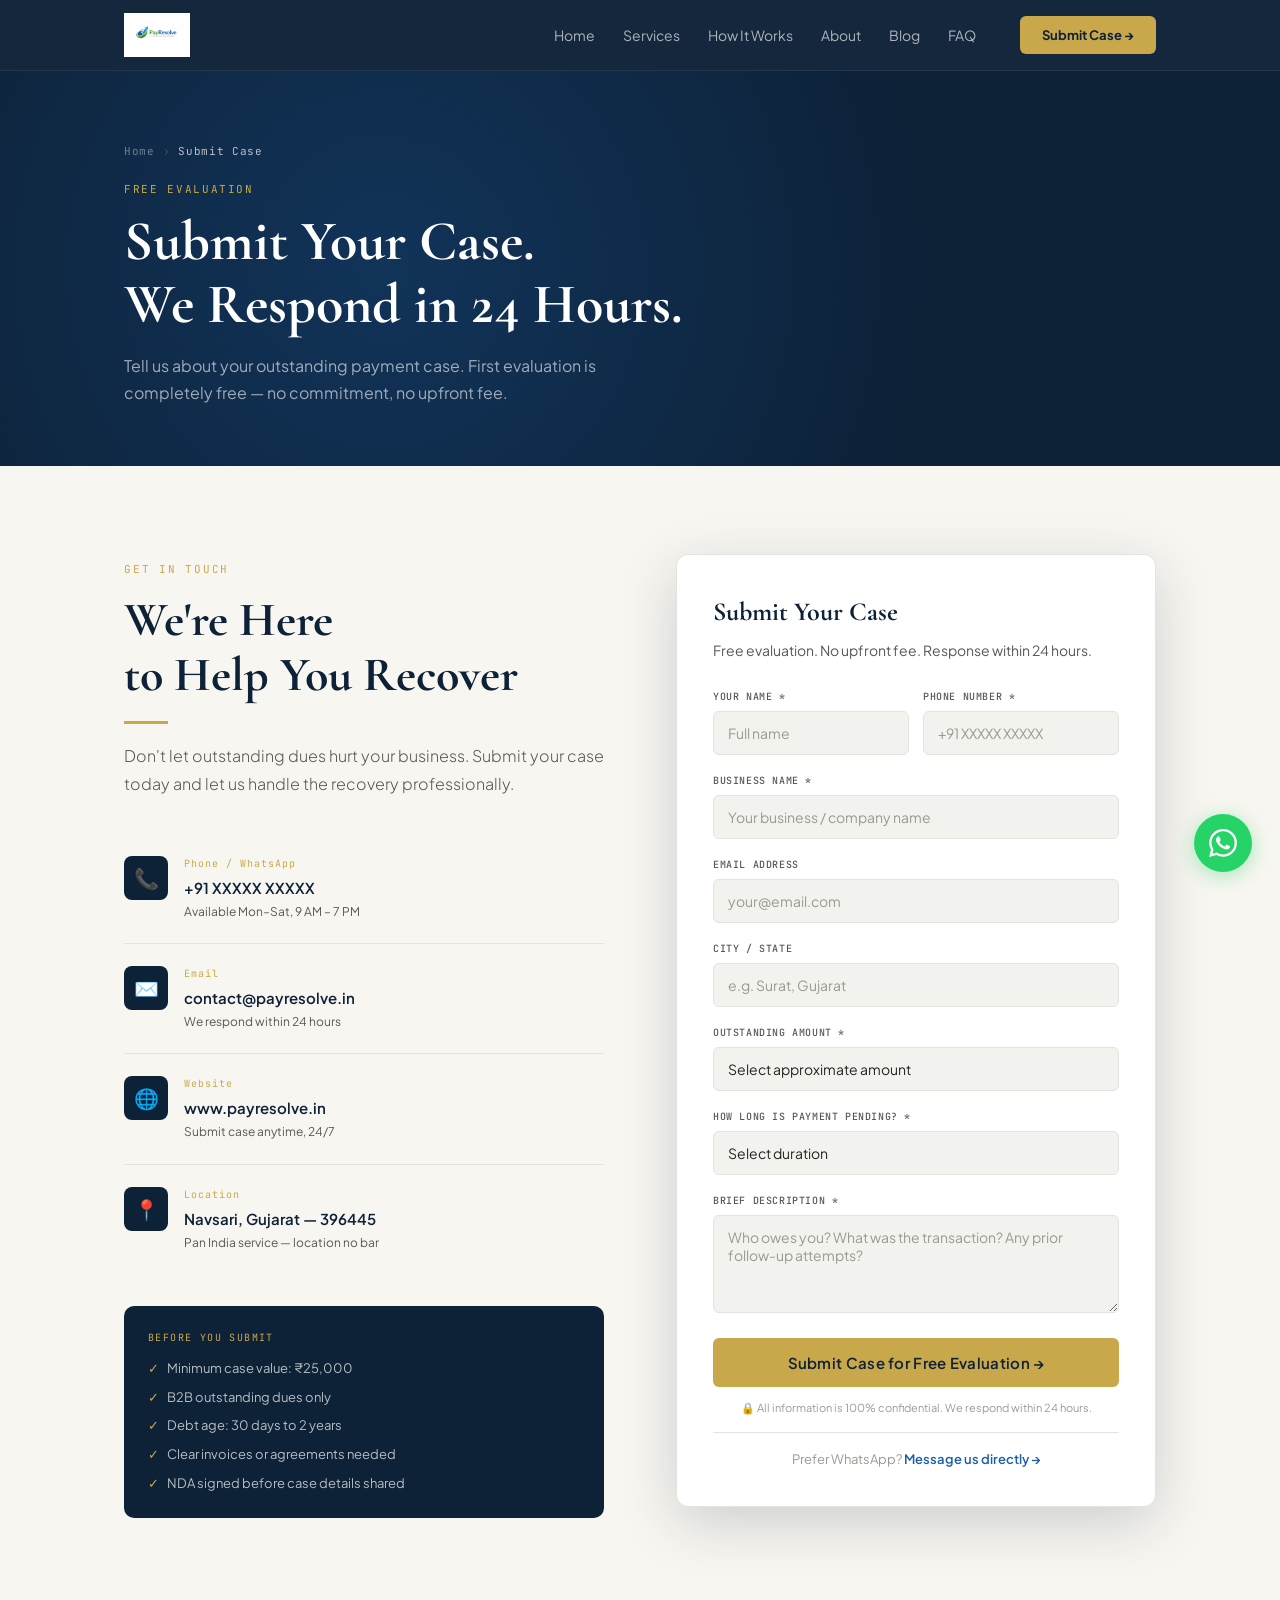
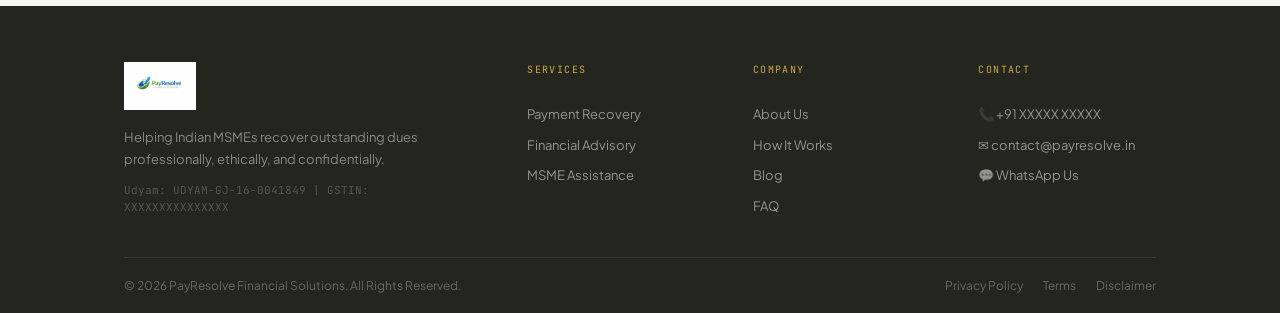
<file: contact.html>
<!DOCTYPE html>
<html lang="en">
<head>
<meta charset="UTF-8">
<meta name="viewport" content="width=device-width, initial-scale=1.0">
<title>Submit Your Case — PayResolve Financial Solutions</title>
<meta name="description" content="Submit your payment recovery case to PayResolve Financial Solutions. Free evaluation within 24 hours. No upfront fee.">
<link rel="canonical" href="https://www.payresolve.in/contact.html">
<link href="https://fonts.googleapis.com/css2?family=Cormorant+Garamond:ital,wght@0,600;0,700;1,600&family=Plus+Jakarta+Sans:wght@300;400;500;600;700&family=JetBrains+Mono:wght@400;500&display=swap" rel="stylesheet">
<link rel="stylesheet" href="style.css">
</head>
<body>

<nav id="nav">
  <div class="nav-wrap">
    <a href="index.html" class="nav-logo">
      <img src="logo.png" alt="PayResolve" class="nav-logo-img" onerror="this.style.display='none';this.nextElementSibling.style.display='flex'">
      <div class="nav-logo-text" style="display:none"><span class="nav-logo-name">PayResolve</span><span class="nav-logo-tag">Financial Solutions</span></div>
    </a>
    <div class="nav-links">
      <a href="index.html" class="nav-link">Home</a>
      <a href="services.html" class="nav-link">Services</a>
      <a href="how-it-works.html" class="nav-link">How It Works</a>
      <a href="about.html" class="nav-link">About</a>
      <a href="blog.html" class="nav-link">Blog</a>
      <a href="faq.html" class="nav-link">FAQ</a>
    </div>
    <a href="contact.html" class="nav-cta">Submit Case →</a>
    <button class="ham" id="ham"><span></span><span></span><span></span></button>
  </div>
  <div class="mob-nav" id="mobNav">
    <a href="index.html" onclick="closeMob()">Home</a>
    <a href="services.html" onclick="closeMob()">Services</a>
    <a href="how-it-works.html" onclick="closeMob()">How It Works</a>
    <a href="about.html" onclick="closeMob()">About Us</a>
    <a href="faq.html" onclick="closeMob()">FAQ</a>
    <a href="contact.html" class="mob-cta" onclick="closeMob()">📋 Submit Your Case — Free</a>
  </div>
</nav>

<div class="page-hero">
  <div class="page-hero-wrap">
    <div class="breadcrumb"><a href="index.html">Home</a><span>›</span><span class="current">Submit Case</span></div>
    <span class="page-hero-tag">Free Evaluation</span>
    <h1 class="page-hero-h">Submit Your Case.<br>We Respond in 24 Hours.</h1>
    <p class="page-hero-p">Tell us about your outstanding payment case. First evaluation is completely free — no commitment, no upfront fee.</p>
  </div>
</div>

<section class="section bg-cream">
  <div class="wrap">
    <div class="contact-wrap">

      <!-- Left: Info -->
      <div class="reveal">
        <span class="section-tag">Get In Touch</span>
        <h2 class="section-h2">We're Here<br>to Help You Recover</h2>
        <div class="gold-line"></div>
        <p class="section-p">Don't let outstanding dues hurt your business. Submit your case today and let us handle the recovery professionally.</p>

        <div class="contact-info" style="margin-top:36px">
          <div class="ci-card">
            <div class="ci-icon">📞</div>
            <div>
              <div class="ci-label">Phone / WhatsApp</div>
              <div class="ci-value">+91 XXXXX XXXXX</div>
              <div class="ci-note">Available Mon–Sat, 9 AM – 7 PM</div>
            </div>
          </div>
          <div class="ci-card">
            <div class="ci-icon">✉️</div>
            <div>
              <div class="ci-label">Email</div>
              <div class="ci-value">contact@payresolve.in</div>
              <div class="ci-note">We respond within 24 hours</div>
            </div>
          </div>
          <div class="ci-card">
            <div class="ci-icon">🌐</div>
            <div>
              <div class="ci-label">Website</div>
              <div class="ci-value">www.payresolve.in</div>
              <div class="ci-note">Submit case anytime, 24/7</div>
            </div>
          </div>
          <div class="ci-card">
            <div class="ci-icon">📍</div>
            <div>
              <div class="ci-label">Location</div>
              <div class="ci-value">Navsari, Gujarat — 396445</div>
              <div class="ci-note">Pan India service — location no bar</div>
            </div>
          </div>
        </div>

        <div style="margin-top:32px;background:var(--navy);border-radius:10px;padding:24px">
          <div style="font-family:var(--font-m);font-size:10px;letter-spacing:.14em;color:var(--gold);margin-bottom:12px">BEFORE YOU SUBMIT</div>
          <div style="display:flex;flex-direction:column;gap:8px">
            <div style="font-size:13px;color:rgba(255,255,255,.7);display:flex;gap:8px"><span style="color:var(--gold)">✓</span> Minimum case value: ₹25,000</div>
            <div style="font-size:13px;color:rgba(255,255,255,.7);display:flex;gap:8px"><span style="color:var(--gold)">✓</span> B2B outstanding dues only</div>
            <div style="font-size:13px;color:rgba(255,255,255,.7);display:flex;gap:8px"><span style="color:var(--gold)">✓</span> Debt age: 30 days to 2 years</div>
            <div style="font-size:13px;color:rgba(255,255,255,.7);display:flex;gap:8px"><span style="color:var(--gold)">✓</span> Clear invoices or agreements needed</div>
            <div style="font-size:13px;color:rgba(255,255,255,.7);display:flex;gap:8px"><span style="color:var(--gold)">✓</span> NDA signed before case details shared</div>
          </div>
        </div>
      </div>

      <!-- Right: Form -->
      <div class="reveal reveal-delay">
        <div class="form-card">
          <div id="formSuccess" class="form-success">
            <div class="form-success-icon">✅</div>
            <h3>Case Submitted!</h3>
            <p>Thank you. We will review your case and call you back within <strong>24 hours</strong>.</p>
            <a href="https://wa.me/91XXXXXXXXXX?text=Hi%2C%20I%20just%20submitted%20a%20case%20on%20your%20website." class="btn btn-gold" style="margin-top:20px;justify-content:center">💬 WhatsApp Us Now</a>
          </div>

          <div id="formWrap">
            <div class="form-title">Submit Your Case</div>
            <div class="form-sub">Free evaluation. No upfront fee. Response within 24 hours.</div>
            <div class="form-err" id="formErr">Something went wrong. Please WhatsApp us directly.</div>

            <form id="caseForm" novalidate>
              <input type="hidden" name="access_key" value="YOUR-WEB3FORMS-API-KEY">
              <input type="hidden" name="subject" value="New Case Enquiry — PayResolve Financial Solutions">
              <input type="hidden" name="from_name" value="PayResolve Website">
              <input type="hidden" name="redirect" value="false">
              <input type="checkbox" name="botcheck" style="display:none">

              <div class="frow">
                <div class="fg">
                  <label class="fl" for="name">Your Name *</label>
                  <input class="fi" type="text" id="name" name="name" placeholder="Full name" required>
                </div>
                <div class="fg">
                  <label class="fl" for="phone">Phone Number *</label>
                  <input class="fi" type="tel" id="phone" name="phone" placeholder="+91 XXXXX XXXXX" required>
                </div>
              </div>
              <div class="fg">
                <label class="fl" for="business">Business Name *</label>
                <input class="fi" type="text" id="business" name="business" placeholder="Your business / company name" required>
              </div>
              <div class="fg">
                <label class="fl" for="email">Email Address</label>
                <input class="fi" type="email" id="email" name="email" placeholder="your@email.com">
              </div>
              <div class="fg">
                <label class="fl" for="city">City / State</label>
                <input class="fi" type="text" id="city" name="city" placeholder="e.g. Surat, Gujarat">
              </div>
              <div class="fg">
                <label class="fl" for="amount">Outstanding Amount *</label>
                <select class="fi" id="amount" name="amount" required>
                  <option value="">Select approximate amount</option>
                  <option>₹25,000 – ₹1 Lakh</option>
                  <option>₹1 Lakh – ₹5 Lakh</option>
                  <option>₹5 Lakh – ₹10 Lakh</option>
                  <option>₹10 Lakh – ₹25 Lakh</option>
                  <option>Above ₹25 Lakh</option>
                </select>
              </div>
              <div class="fg">
                <label class="fl" for="age">How Long is Payment Pending? *</label>
                <select class="fi" id="age" name="debt_age" required>
                  <option value="">Select duration</option>
                  <option>30–60 days</option>
                  <option>60–90 days</option>
                  <option>3–6 months</option>
                  <option>6–12 months</option>
                  <option>More than 1 year</option>
                </select>
              </div>
              <div class="fg">
                <label class="fl" for="desc">Brief Description *</label>
                <textarea class="fi" id="desc" name="description" rows="4" placeholder="Who owes you? What was the transaction? Any prior follow-up attempts?" required></textarea>
              </div>
              <button type="submit" class="btn btn-gold btn-submit" id="submitBtn">
                <span id="btnText">Submit Case for Free Evaluation →</span>
                <div class="spinner" id="btnSpinner" style="display:none"></div>
              </button>
              <p class="form-note">🔒 All information is 100% confidential. We respond within 24 hours.</p>
            </form>
            <div class="wa-alt">Prefer WhatsApp? <a href="https://wa.me/91XXXXXXXXXX?text=Hi%2C%20I%20want%20to%20enquire%20about%20payment%20recovery%20services." target="_blank">Message us directly →</a></div>
          </div>
        </div>
      </div>
    </div>
  </div>
</section>

<footer>
  <div class="ft-wrap">
    <div class="ft-top">
      <div class="ft-brand">
        <img src="logo.png" alt="PayResolve" class="ft-logo" onerror="this.style.display='none'">
        <p class="ft-desc">Helping Indian MSMEs recover outstanding dues professionally, ethically, and confidentially.</p>
        <div class="ft-reg">Udyam: UDYAM-GJ-16-0041849 | GSTIN: XXXXXXXXXXXXXXX</div>
      </div>
      <div class="ft-col"><div class="ft-col-title">Services</div><a href="services.html">Payment Recovery</a><a href="services.html">Financial Advisory</a><a href="services.html">MSME Assistance</a></div>
      <div class="ft-col"><div class="ft-col-title">Company</div><a href="about.html">About Us</a><a href="how-it-works.html">How It Works</a><a href="blog.html">Blog</a><a href="faq.html">FAQ</a></div>
      <div class="ft-col"><div class="ft-col-title">Contact</div><a href="tel:+91XXXXXXXXXX">📞 +91 XXXXX XXXXX</a><a href="mailto:contact@payresolve.in">✉ contact@payresolve.in</a><a href="https://wa.me/91XXXXXXXXXX" target="_blank">💬 WhatsApp Us</a></div>
    </div>
    <div class="ft-bottom">
      <div>© 2026 PayResolve Financial Solutions. All Rights Reserved.</div>
      <div class="ft-legal"><a href="privacy.html">Privacy Policy</a><a href="terms.html">Terms</a><a href="disclaimer.html">Disclaimer</a></div>
    </div>
  </div>
</footer>

<a class="wa-btn" href="https://wa.me/91XXXXXXXXXX?text=Hi%2C%20I%20want%20to%20enquire%20about%20payment%20recovery%20services." target="_blank">
  <svg viewBox="0 0 24 24"><path d="M17.472 14.382c-.297-.149-1.758-.867-2.03-.967-.273-.099-.471-.148-.67.15-.197.297-.767.966-.94 1.164-.173.199-.347.223-.644.075-.297-.15-1.255-.463-2.39-1.475-.883-.788-1.48-1.761-1.653-2.059-.173-.297-.018-.458.13-.606.134-.133.298-.347.446-.52.149-.174.198-.298.298-.497.099-.198.05-.371-.025-.52-.075-.149-.669-1.612-.916-2.207-.242-.579-.487-.5-.669-.51-.173-.008-.371-.01-.57-.01-.198 0-.52.074-.792.372-.272.297-1.04 1.016-1.04 2.479 0 1.462 1.065 2.875 1.213 3.074.149.198 2.096 3.2 5.077 4.487.709.306 1.262.489 1.694.625.712.227 1.36.195 1.871.118.571-.085 1.758-.719 2.006-1.413.248-.694.248-1.289.173-1.413-.074-.124-.272-.198-.57-.347m-5.421 7.403h-.004a9.87 9.87 0 01-5.031-1.378l-.361-.214-3.741.982.998-3.648-.235-.374a9.86 9.86 0 01-1.51-5.26c.001-5.45 4.436-9.884 9.888-9.884 2.64 0 5.122 1.03 6.988 2.898a9.825 9.825 0 012.893 6.994c-.003 5.45-4.437 9.884-9.885 9.884m8.413-18.297A11.815 11.815 0 0012.05 0C5.495 0 .16 5.335.157 11.892c0 2.096.547 4.142 1.588 5.945L.057 24l6.305-1.654a11.882 11.882 0 005.683 1.448h.005c6.554 0 11.89-5.335 11.893-11.893a11.821 11.821 0 00-3.48-8.413z" fill="white"/></svg>
</a>
<button class="scroll-top" id="scrollTop" onclick="window.scrollTo({top:0,behavior:'smooth'})">↑</button>
<script src="main.js"></script>
</body>
</html>
</file>
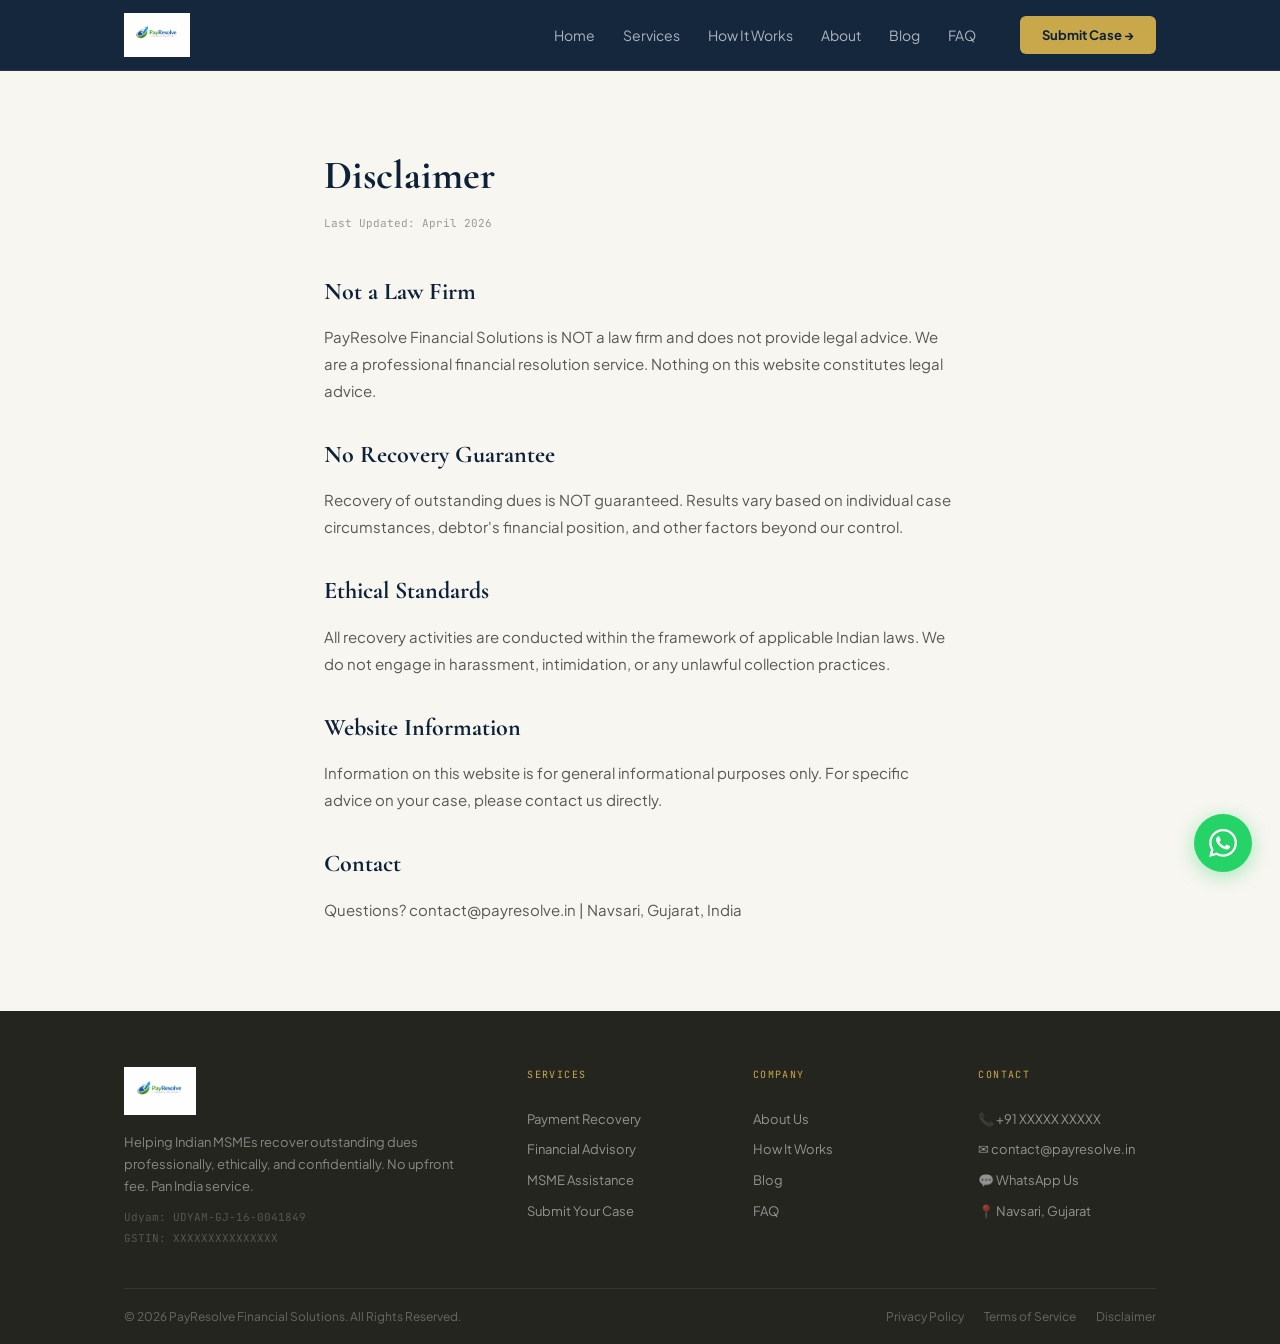
<file: disclaimer.html>
<!DOCTYPE html>
<html lang="en">
<head>
<meta charset="UTF-8">
<meta name="viewport" content="width=device-width, initial-scale=1.0">
<title>Disclaimer — PayResolve Financial Solutions</title>
<meta name="description" content="Disclaimer">
<link rel="canonical" href="https://www.payresolve.in/disclaimer.html">
<link href="https://fonts.googleapis.com/css2?family=Cormorant+Garamond:ital,wght@0,600;0,700;1,600&family=Plus+Jakarta+Sans:wght@300;400;500;600;700&family=JetBrains+Mono:wght@400;500&display=swap" rel="stylesheet">
<link rel="stylesheet" href="style.css">
</head>
<body><nav id="nav">
  <div class="nav-wrap">
    <a href="index.html" class="nav-logo">
      <img src="logo.png" alt="PayResolve" class="nav-logo-img" onerror="this.style.display='none';this.nextElementSibling.style.display='flex'">
      <div class="nav-logo-text" style="display:none"><span class="nav-logo-name">PayResolve</span><span class="nav-logo-tag">Financial Solutions</span></div>
    </a>
    <div class="nav-links">
      <a href="index.html" class="nav-link">Home</a>
      <a href="services.html" class="nav-link">Services</a>
      <a href="how-it-works.html" class="nav-link">How It Works</a>
      <a href="about.html" class="nav-link">About</a>
      <a href="blog.html" class="nav-link">Blog</a>
      <a href="faq.html" class="nav-link">FAQ</a>
    </div>
    <a href="contact.html" class="nav-cta">Submit Case →</a>
    <button class="ham" id="ham"><span></span><span></span><span></span></button>
  </div>
  <div class="mob-nav" id="mobNav">
    <a href="index.html" onclick="closeMob()">Home</a>
    <a href="services.html" onclick="closeMob()">Services</a>
    <a href="how-it-works.html" onclick="closeMob()">How It Works</a>
    <a href="about.html" onclick="closeMob()">About Us</a>
    <a href="faq.html" onclick="closeMob()">FAQ</a>
    <a href="contact.html" class="mob-cta" onclick="closeMob()">📋 Submit Your Case — Free</a>
  </div>
</nav><div class="legal-wrap">
<h1 class="legal-h1">Disclaimer</h1>
<div class="legal-date">Last Updated: April 2026</div>
<h2 class="legal-h2">Not a Law Firm</h2>
<p class="legal-p">PayResolve Financial Solutions is NOT a law firm and does not provide legal advice. We are a professional financial resolution service. Nothing on this website constitutes legal advice.</p>
<h2 class="legal-h2">No Recovery Guarantee</h2>
<p class="legal-p">Recovery of outstanding dues is NOT guaranteed. Results vary based on individual case circumstances, debtor's financial position, and other factors beyond our control.</p>
<h2 class="legal-h2">Ethical Standards</h2>
<p class="legal-p">All recovery activities are conducted within the framework of applicable Indian laws. We do not engage in harassment, intimidation, or any unlawful collection practices.</p>
<h2 class="legal-h2">Website Information</h2>
<p class="legal-p">Information on this website is for general informational purposes only. For specific advice on your case, please contact us directly.</p>
<h2 class="legal-h2">Contact</h2>
<p class="legal-p">Questions? contact@payresolve.in | Navsari, Gujarat, India</p>
</div><footer>
  <div class="ft-wrap">
    <div class="ft-top">
      <div class="ft-brand">
        <img src="logo.png" alt="PayResolve" class="ft-logo" onerror="this.style.display='none'">
        <p class="ft-desc">Helping Indian MSMEs recover outstanding dues professionally, ethically, and confidentially. No upfront fee. Pan India service.</p>
        <div class="ft-reg">Udyam: UDYAM-GJ-16-0041849</div>
        <div class="ft-reg">GSTIN: XXXXXXXXXXXXXXX</div>
      </div>
      <div class="ft-col"><div class="ft-col-title">Services</div><a href="services.html">Payment Recovery</a><a href="services.html">Financial Advisory</a><a href="services.html">MSME Assistance</a><a href="contact.html">Submit Your Case</a></div>
      <div class="ft-col"><div class="ft-col-title">Company</div><a href="about.html">About Us</a><a href="how-it-works.html">How It Works</a><a href="blog.html">Blog</a><a href="faq.html">FAQ</a></div>
      <div class="ft-col"><div class="ft-col-title">Contact</div><a href="tel:+91XXXXXXXXXX">📞 +91 XXXXX XXXXX</a><a href="mailto:contact@payresolve.in">✉ contact@payresolve.in</a><a href="https://wa.me/91XXXXXXXXXX" target="_blank">💬 WhatsApp Us</a><a href="#">📍 Navsari, Gujarat</a></div>
    </div>
    <div class="ft-bottom">
      <div>© 2026 PayResolve Financial Solutions. All Rights Reserved.</div>
      <div class="ft-legal"><a href="privacy.html">Privacy Policy</a><a href="terms.html">Terms of Service</a><a href="disclaimer.html">Disclaimer</a></div>
    </div>
  </div>
</footer>
<a class="wa-btn" href="https://wa.me/91XXXXXXXXXX?text=Hi%2C%20I%20want%20to%20enquire%20about%20payment%20recovery%20services." target="_blank"><svg viewBox="0 0 24 24"><path d="M17.472 14.382c-.297-.149-1.758-.867-2.03-.967-.273-.099-.471-.148-.67.15-.197.297-.767.966-.94 1.164-.173.199-.347.223-.644.075-.297-.15-1.255-.463-2.39-1.475-.883-.788-1.48-1.761-1.653-2.059-.173-.297-.018-.458.13-.606.134-.133.298-.347.446-.52.149-.174.198-.298.298-.497.099-.198.05-.371-.025-.52-.075-.149-.669-1.612-.916-2.207-.242-.579-.487-.5-.669-.51-.173-.008-.371-.01-.57-.01-.198 0-.52.074-.792.372-.272.297-1.04 1.016-1.04 2.479 0 1.462 1.065 2.875 1.213 3.074.149.198 2.096 3.2 5.077 4.487.709.306 1.262.489 1.694.625.712.227 1.36.195 1.871.118.571-.085 1.758-.719 2.006-1.413.248-.694.248-1.289.173-1.413-.074-.124-.272-.198-.57-.347m-5.421 7.403h-.004a9.87 9.87 0 01-5.031-1.378l-.361-.214-3.741.982.998-3.648-.235-.374a9.86 9.86 0 01-1.51-5.26c.001-5.45 4.436-9.884 9.888-9.884 2.64 0 5.122 1.03 6.988 2.898a9.825 9.825 0 012.893 6.994c-.003 5.45-4.437 9.884-9.885 9.884m8.413-18.297A11.815 11.815 0 0012.05 0C5.495 0 .16 5.335.157 11.892c0 2.096.547 4.142 1.588 5.945L.057 24l6.305-1.654a11.882 11.882 0 005.683 1.448h.005c6.554 0 11.89-5.335 11.893-11.893a11.821 11.821 0 00-3.48-8.413z" fill="white"/></svg></a>
<button class="scroll-top" id="scrollTop" onclick="window.scrollTo({top:0,behavior:'smooth'})">↑</button>
<script src="main.js"></script></body></html>
</file>
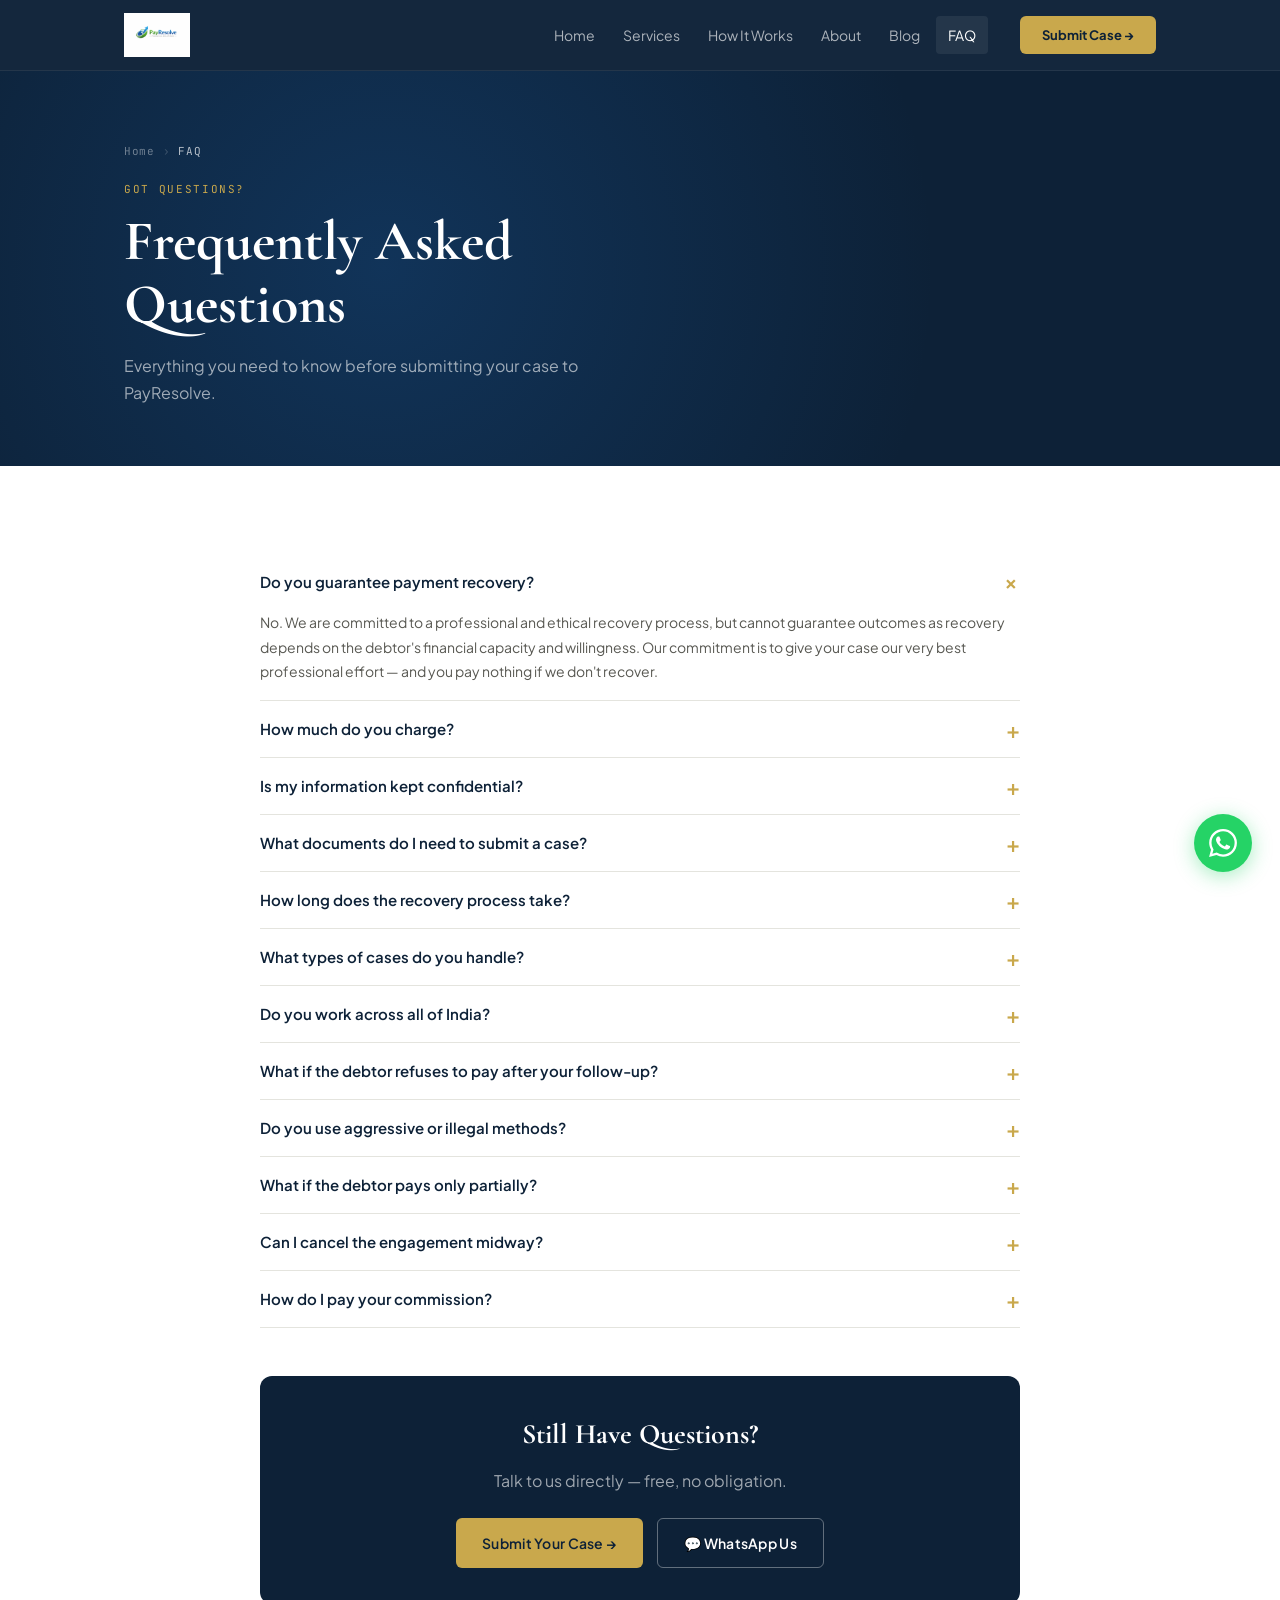
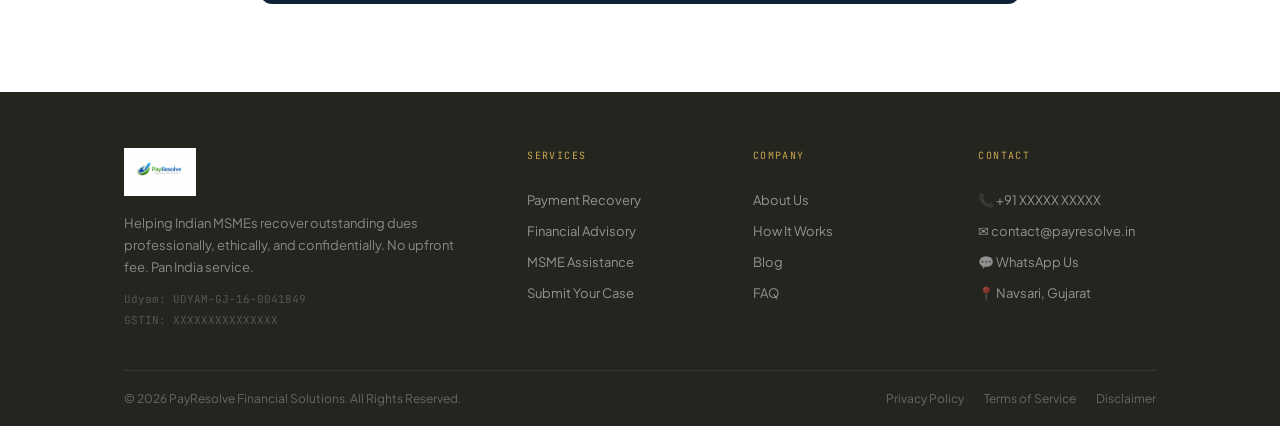
<file: faq.html>
<!DOCTYPE html>
<html lang="en">
<head>
<meta charset="UTF-8">
<meta name="viewport" content="width=device-width, initial-scale=1.0">
<title>FAQ — PayResolve Financial Solutions</title>
<meta name="description" content="Frequently asked questions about PayResolve payment recovery services. Commission, process, timeline, confidentiality and more.">
<link rel="canonical" href="https://www.payresolve.in/faq.html">
<link href="https://fonts.googleapis.com/css2?family=Cormorant+Garamond:ital,wght@0,600;0,700;1,600&family=Plus+Jakarta+Sans:wght@300;400;500;600;700&family=JetBrains+Mono:wght@400;500&display=swap" rel="stylesheet">
<link rel="stylesheet" href="style.css">
</head>
<body><nav id="nav">
  <div class="nav-wrap">
    <a href="index.html" class="nav-logo">
      <img src="logo.png" alt="PayResolve" class="nav-logo-img" onerror="this.style.display='none';this.nextElementSibling.style.display='flex'">
      <div class="nav-logo-text" style="display:none"><span class="nav-logo-name">PayResolve</span><span class="nav-logo-tag">Financial Solutions</span></div>
    </a>
    <div class="nav-links">
      <a href="index.html" class="nav-link">Home</a>
      <a href="services.html" class="nav-link">Services</a>
      <a href="how-it-works.html" class="nav-link">How It Works</a>
      <a href="about.html" class="nav-link">About</a>
      <a href="blog.html" class="nav-link">Blog</a>
      <a href="faq.html" class="nav-link">FAQ</a>
    </div>
    <a href="contact.html" class="nav-cta">Submit Case →</a>
    <button class="ham" id="ham"><span></span><span></span><span></span></button>
  </div>
  <div class="mob-nav" id="mobNav">
    <a href="index.html" onclick="closeMob()">Home</a>
    <a href="services.html" onclick="closeMob()">Services</a>
    <a href="how-it-works.html" onclick="closeMob()">How It Works</a>
    <a href="about.html" onclick="closeMob()">About Us</a>
    <a href="faq.html" onclick="closeMob()">FAQ</a>
    <a href="contact.html" class="mob-cta" onclick="closeMob()">📋 Submit Your Case — Free</a>
  </div>
</nav>
<div class="page-hero">
  <div class="page-hero-wrap">
    <div class="breadcrumb"><a href="index.html">Home</a><span>›</span><span class="current">FAQ</span></div>
    <span class="page-hero-tag">Got Questions?</span>
    <h1 class="page-hero-h">Frequently Asked<br>Questions</h1>
    <p class="page-hero-p">Everything you need to know before submitting your case to PayResolve.</p>
  </div>
</div>
<section class="section bg-white">
  <div class="wrap">
    <div style="max-width:760px;margin:0 auto">
      <div class="faq-list">
        <div class="faq-item open"><div class="faq-q">Do you guarantee payment recovery? <span class="faq-icon">+</span></div><div class="faq-a">No. We are committed to a professional and ethical recovery process, but cannot guarantee outcomes as recovery depends on the debtor's financial capacity and willingness. Our commitment is to give your case our very best professional effort — and you pay nothing if we don't recover.</div></div>
        <div class="faq-item"><div class="faq-q">How much do you charge? <span class="faq-icon">+</span></div><div class="faq-a">Our commission is typically 3%–7% of the recovered amount, agreed upfront before we start. There is absolutely NO upfront fee. You only pay after we successfully recover your money. GST @ 18% applies on the commission amount as per government regulations.</div></div>
        <div class="faq-item"><div class="faq-q">Is my information kept confidential? <span class="faq-icon">+</span></div><div class="faq-a">Absolutely. We sign a formal Non-Disclosure Agreement (NDA) before you share any case details. All information about you, your business, and the debtor is handled with strict confidentiality throughout the engagement and for 2 years after closure.</div></div>
        <div class="faq-item"><div class="faq-q">What documents do I need to submit a case? <span class="faq-icon">+</span></div><div class="faq-a">Ideally: copies of unpaid invoices, any signed agreements or purchase orders, debtor contact details, and screenshots of prior communication. Don't worry if you don't have everything — contact us first and we'll guide you on what's needed for your specific case.</div></div>
        <div class="faq-item"><div class="faq-q">How long does the recovery process take? <span class="faq-icon">+</span></div><div class="faq-a">Most cases are resolved within 15–45 days. The timeline depends on the debtor's responsiveness and the complexity of the case. We keep you updated at every step and set realistic expectations during the free evaluation call.</div></div>
        <div class="faq-item"><div class="faq-q">What types of cases do you handle? <span class="faq-icon">+</span></div><div class="faq-a">We handle B2B outstanding payment cases — unpaid invoices, outstanding dues for goods or services supplied, trade receivables, and commission dues. Minimum case value is ₹25,000. We work best with cases 30 days to 2 years old with clear supporting documents.</div></div>
        <div class="faq-item"><div class="faq-q">Do you work across all of India? <span class="faq-icon">+</span></div><div class="faq-a">Yes. We provide services pan India. While our base is in Gujarat, we handle cases where the debtor is in any state through professional written communication — no physical presence needed in most cases.</div></div>
        <div class="faq-item"><div class="faq-q">What if the debtor refuses to pay after your follow-up? <span class="faq-icon">+</span></div><div class="faq-a">If the debtor remains unresponsive or refuses to pay after our structured process, we discuss next steps with you — which may include legal notice drafting or referral to a lawyer. We'll give you an honest assessment of options and their costs.</div></div>
        <div class="faq-item"><div class="faq-q">Do you use aggressive or illegal methods? <span class="faq-icon">+</span></div><div class="faq-a">Absolutely not. We never use intimidation, harassment, threats, or any unlawful methods. All our communication is professional, written, and within the bounds of Indian law. This is both our ethical commitment and our legal obligation.</div></div>
        <div class="faq-item"><div class="faq-q">What if the debtor pays only partially? <span class="faq-icon">+</span></div><div class="faq-a">If partial recovery happens, our commission applies proportionately on the amount actually recovered. For example, if we recover ₹3 lakh out of ₹5 lakh due, commission is calculated on ₹3 lakh only.</div></div>
        <div class="faq-item"><div class="faq-q">Can I cancel the engagement midway? <span class="faq-icon">+</span></div><div class="faq-a">Yes. Either party can terminate the engagement with 7 days written notice. If recovery has occurred prior to termination, commission remains payable. All documents and confidential information are returned upon closure.</div></div>
        <div class="faq-item"><div class="faq-q">How do I pay your commission? <span class="faq-icon">+</span></div><div class="faq-a">Once you receive the recovered amount, we raise a GST-compliant commission invoice. Payment via NEFT, IMPS, or UPI within 7 working days. We provide a proper tax invoice with GSTIN for your records.</div></div>
      </div>
      <div style="margin-top:48px;background:var(--navy);border-radius:12px;padding:36px;text-align:center">
        <h3 style="font-family:var(--font-h);font-size:28px;color:#fff;margin-bottom:12px">Still Have Questions?</h3>
        <p style="color:rgba(255,255,255,.6);margin-bottom:24px">Talk to us directly — free, no obligation.</p>
        <div style="display:flex;gap:14px;justify-content:center;flex-wrap:wrap">
          <a href="contact.html" class="btn btn-gold">Submit Your Case →</a>
          <a href="https://wa.me/91XXXXXXXXXX?text=Hi%2C%20I%20have%20a%20question%20about%20PayResolve%20services." class="btn btn-outline" target="_blank">💬 WhatsApp Us</a>
        </div>
      </div>
    </div>
  </div>
</section><footer>
  <div class="ft-wrap">
    <div class="ft-top">
      <div class="ft-brand">
        <img src="logo.png" alt="PayResolve" class="ft-logo" onerror="this.style.display='none'">
        <p class="ft-desc">Helping Indian MSMEs recover outstanding dues professionally, ethically, and confidentially. No upfront fee. Pan India service.</p>
        <div class="ft-reg">Udyam: UDYAM-GJ-16-0041849</div>
        <div class="ft-reg">GSTIN: XXXXXXXXXXXXXXX</div>
      </div>
      <div class="ft-col"><div class="ft-col-title">Services</div><a href="services.html">Payment Recovery</a><a href="services.html">Financial Advisory</a><a href="services.html">MSME Assistance</a><a href="contact.html">Submit Your Case</a></div>
      <div class="ft-col"><div class="ft-col-title">Company</div><a href="about.html">About Us</a><a href="how-it-works.html">How It Works</a><a href="blog.html">Blog</a><a href="faq.html">FAQ</a></div>
      <div class="ft-col"><div class="ft-col-title">Contact</div><a href="tel:+91XXXXXXXXXX">📞 +91 XXXXX XXXXX</a><a href="mailto:contact@payresolve.in">✉ contact@payresolve.in</a><a href="https://wa.me/91XXXXXXXXXX" target="_blank">💬 WhatsApp Us</a><a href="#">📍 Navsari, Gujarat</a></div>
    </div>
    <div class="ft-bottom">
      <div>© 2026 PayResolve Financial Solutions. All Rights Reserved.</div>
      <div class="ft-legal"><a href="privacy.html">Privacy Policy</a><a href="terms.html">Terms of Service</a><a href="disclaimer.html">Disclaimer</a></div>
    </div>
  </div>
</footer>
<a class="wa-btn" href="https://wa.me/91XXXXXXXXXX?text=Hi%2C%20I%20want%20to%20enquire%20about%20payment%20recovery%20services." target="_blank"><svg viewBox="0 0 24 24"><path d="M17.472 14.382c-.297-.149-1.758-.867-2.03-.967-.273-.099-.471-.148-.67.15-.197.297-.767.966-.94 1.164-.173.199-.347.223-.644.075-.297-.15-1.255-.463-2.39-1.475-.883-.788-1.48-1.761-1.653-2.059-.173-.297-.018-.458.13-.606.134-.133.298-.347.446-.52.149-.174.198-.298.298-.497.099-.198.05-.371-.025-.52-.075-.149-.669-1.612-.916-2.207-.242-.579-.487-.5-.669-.51-.173-.008-.371-.01-.57-.01-.198 0-.52.074-.792.372-.272.297-1.04 1.016-1.04 2.479 0 1.462 1.065 2.875 1.213 3.074.149.198 2.096 3.2 5.077 4.487.709.306 1.262.489 1.694.625.712.227 1.36.195 1.871.118.571-.085 1.758-.719 2.006-1.413.248-.694.248-1.289.173-1.413-.074-.124-.272-.198-.57-.347m-5.421 7.403h-.004a9.87 9.87 0 01-5.031-1.378l-.361-.214-3.741.982.998-3.648-.235-.374a9.86 9.86 0 01-1.51-5.26c.001-5.45 4.436-9.884 9.888-9.884 2.64 0 5.122 1.03 6.988 2.898a9.825 9.825 0 012.893 6.994c-.003 5.45-4.437 9.884-9.885 9.884m8.413-18.297A11.815 11.815 0 0012.05 0C5.495 0 .16 5.335.157 11.892c0 2.096.547 4.142 1.588 5.945L.057 24l6.305-1.654a11.882 11.882 0 005.683 1.448h.005c6.554 0 11.89-5.335 11.893-11.893a11.821 11.821 0 00-3.48-8.413z" fill="white"/></svg></a>
<button class="scroll-top" id="scrollTop" onclick="window.scrollTo({top:0,behavior:'smooth'})">↑</button>
<script src="main.js"></script></body></html>
</file>
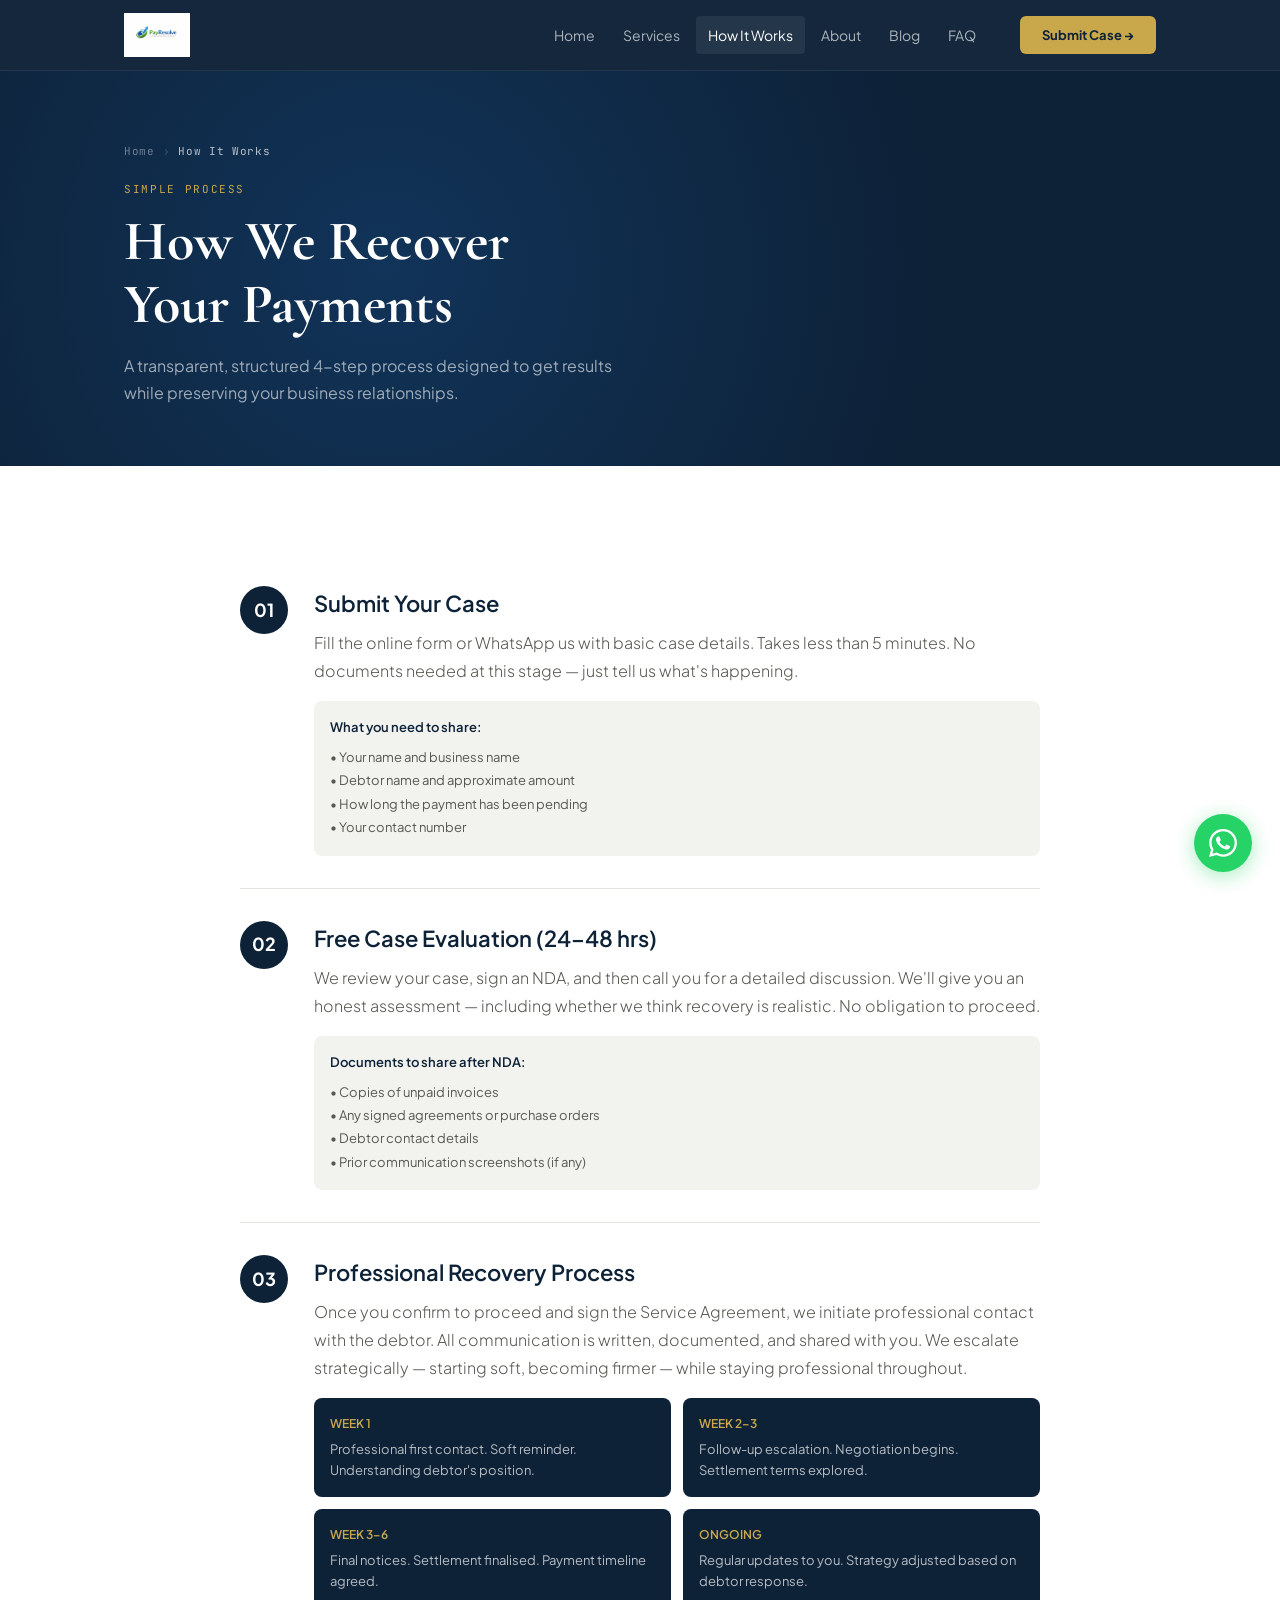
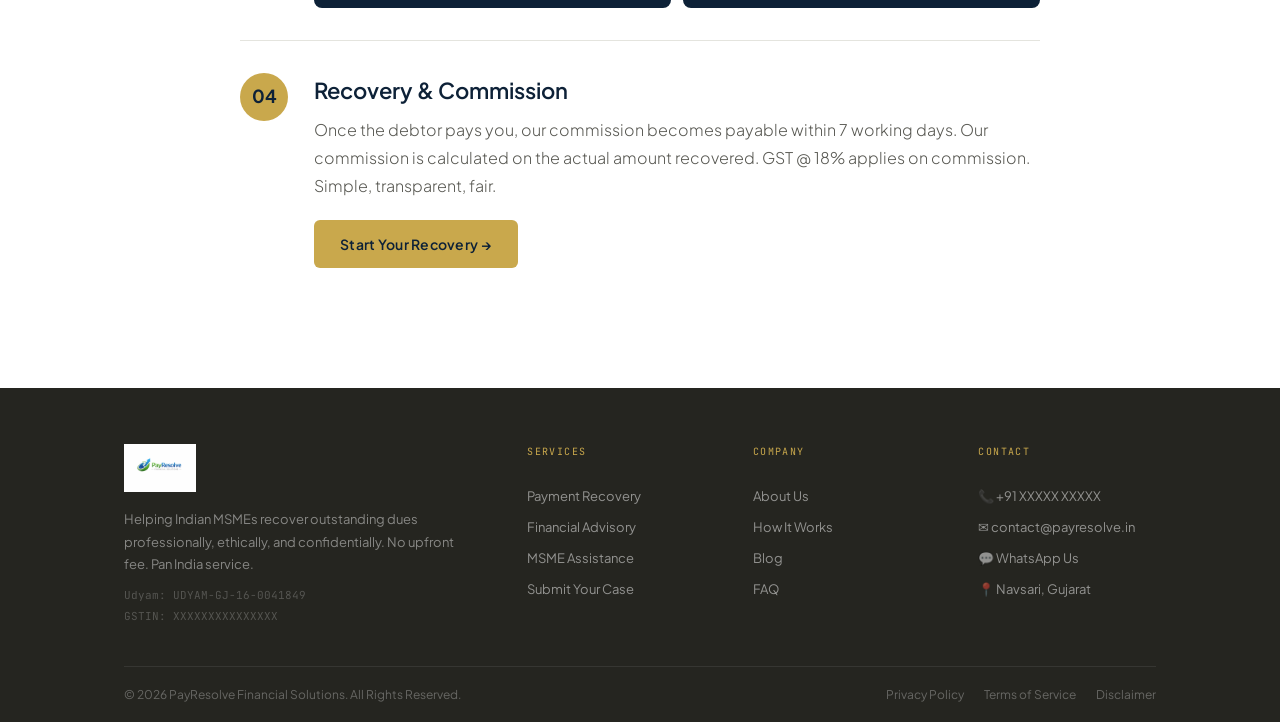
<file: how-it-works.html>
<!DOCTYPE html>
<html lang="en">
<head>
<meta charset="UTF-8">
<meta name="viewport" content="width=device-width, initial-scale=1.0">
<title>How It Works — PayResolve Financial Solutions</title>
<meta name="description" content="Learn how PayResolve recovers your outstanding payments in 4 simple steps. Professional, ethical, and success-based.">
<link rel="canonical" href="https://www.payresolve.in/how-it-works.html">
<link href="https://fonts.googleapis.com/css2?family=Cormorant+Garamond:ital,wght@0,600;0,700;1,600&family=Plus+Jakarta+Sans:wght@300;400;500;600;700&family=JetBrains+Mono:wght@400;500&display=swap" rel="stylesheet">
<link rel="stylesheet" href="style.css">
</head>
<body><nav id="nav">
  <div class="nav-wrap">
    <a href="index.html" class="nav-logo">
      <img src="logo.png" alt="PayResolve" class="nav-logo-img" onerror="this.style.display='none';this.nextElementSibling.style.display='flex'">
      <div class="nav-logo-text" style="display:none"><span class="nav-logo-name">PayResolve</span><span class="nav-logo-tag">Financial Solutions</span></div>
    </a>
    <div class="nav-links">
      <a href="index.html" class="nav-link">Home</a>
      <a href="services.html" class="nav-link">Services</a>
      <a href="how-it-works.html" class="nav-link">How It Works</a>
      <a href="about.html" class="nav-link">About</a>
      <a href="blog.html" class="nav-link">Blog</a>
      <a href="faq.html" class="nav-link">FAQ</a>
    </div>
    <a href="contact.html" class="nav-cta">Submit Case →</a>
    <button class="ham" id="ham"><span></span><span></span><span></span></button>
  </div>
  <div class="mob-nav" id="mobNav">
    <a href="index.html" onclick="closeMob()">Home</a>
    <a href="services.html" onclick="closeMob()">Services</a>
    <a href="how-it-works.html" onclick="closeMob()">How It Works</a>
    <a href="about.html" onclick="closeMob()">About Us</a>
    <a href="faq.html" onclick="closeMob()">FAQ</a>
    <a href="contact.html" class="mob-cta" onclick="closeMob()">📋 Submit Your Case — Free</a>
  </div>
</nav>
<div class="page-hero">
  <div class="page-hero-wrap">
    <div class="breadcrumb"><a href="index.html">Home</a><span>›</span><span class="current">How It Works</span></div>
    <span class="page-hero-tag">Simple Process</span>
    <h1 class="page-hero-h">How We Recover<br>Your Payments</h1>
    <p class="page-hero-p">A transparent, structured 4-step process designed to get results while preserving your business relationships.</p>
  </div>
</div>
<section class="section bg-white">
  <div class="wrap">
    <div style="max-width:800px;margin:0 auto">
      <div class="ps" style="padding:32px 0;border-bottom:1px solid var(--g200)" data-aos="fade-up">
        <div class="ps-num" style="width:48px;height:48px;font-size:18px;flex-shrink:0">01</div>
        <div style="padding-left:8px">
          <div class="ps-title" style="font-size:22px;margin-bottom:8px">Submit Your Case</div>
          <p class="section-p" style="margin-top:0">Fill the online form or WhatsApp us with basic case details. Takes less than 5 minutes. No documents needed at this stage — just tell us what's happening.</p>
          <div style="margin-top:16px;background:var(--g100);border-radius:8px;padding:16px">
            <div style="font-size:13px;font-weight:600;color:var(--navy);margin-bottom:8px">What you need to share:</div>
            <div style="font-size:13px;color:var(--g600);line-height:1.8">• Your name and business name<br>• Debtor name and approximate amount<br>• How long the payment has been pending<br>• Your contact number</div>
          </div>
        </div>
      </div>
      <div class="ps" style="padding:32px 0;border-bottom:1px solid var(--g200)">
        <div class="ps-num" style="width:48px;height:48px;font-size:18px;flex-shrink:0">02</div>
        <div style="padding-left:8px">
          <div class="ps-title" style="font-size:22px;margin-bottom:8px">Free Case Evaluation (24–48 hrs)</div>
          <p class="section-p" style="margin-top:0">We review your case, sign an NDA, and then call you for a detailed discussion. We'll give you an honest assessment — including whether we think recovery is realistic. No obligation to proceed.</p>
          <div style="margin-top:16px;background:var(--g100);border-radius:8px;padding:16px">
            <div style="font-size:13px;font-weight:600;color:var(--navy);margin-bottom:8px">Documents to share after NDA:</div>
            <div style="font-size:13px;color:var(--g600);line-height:1.8">• Copies of unpaid invoices<br>• Any signed agreements or purchase orders<br>• Debtor contact details<br>• Prior communication screenshots (if any)</div>
          </div>
        </div>
      </div>
      <div class="ps" style="padding:32px 0;border-bottom:1px solid var(--g200)">
        <div class="ps-num" style="width:48px;height:48px;font-size:18px;flex-shrink:0">03</div>
        <div style="padding-left:8px">
          <div class="ps-title" style="font-size:22px;margin-bottom:8px">Professional Recovery Process</div>
          <p class="section-p" style="margin-top:0">Once you confirm to proceed and sign the Service Agreement, we initiate professional contact with the debtor. All communication is written, documented, and shared with you. We escalate strategically — starting soft, becoming firmer — while staying professional throughout.</p>
          <div style="margin-top:16px;display:grid;grid-template-columns:1fr 1fr;gap:12px">
            <div style="background:var(--navy);border-radius:8px;padding:16px"><div style="color:var(--gold);font-size:12px;font-weight:600;margin-bottom:6px">WEEK 1</div><div style="color:rgba(255,255,255,.7);font-size:13px">Professional first contact. Soft reminder. Understanding debtor's position.</div></div>
            <div style="background:var(--navy);border-radius:8px;padding:16px"><div style="color:var(--gold);font-size:12px;font-weight:600;margin-bottom:6px">WEEK 2–3</div><div style="color:rgba(255,255,255,.7);font-size:13px">Follow-up escalation. Negotiation begins. Settlement terms explored.</div></div>
            <div style="background:var(--navy);border-radius:8px;padding:16px"><div style="color:var(--gold);font-size:12px;font-weight:600;margin-bottom:6px">WEEK 3–6</div><div style="color:rgba(255,255,255,.7);font-size:13px">Final notices. Settlement finalised. Payment timeline agreed.</div></div>
            <div style="background:var(--navy);border-radius:8px;padding:16px"><div style="color:var(--gold);font-size:12px;font-weight:600;margin-bottom:6px">ONGOING</div><div style="color:rgba(255,255,255,.7);font-size:13px">Regular updates to you. Strategy adjusted based on debtor response.</div></div>
          </div>
        </div>
      </div>
      <div class="ps" style="padding:32px 0">
        <div class="ps-num" style="width:48px;height:48px;font-size:18px;flex-shrink:0;background:var(--gold);color:var(--navy)">04</div>
        <div style="padding-left:8px">
          <div class="ps-title" style="font-size:22px;margin-bottom:8px">Recovery & Commission</div>
          <p class="section-p" style="margin-top:0">Once the debtor pays you, our commission becomes payable within 7 working days. Our commission is calculated on the actual amount recovered. GST @ 18% applies on commission. Simple, transparent, fair.</p>
          <a href="contact.html" class="btn btn-gold" style="margin-top:20px">Start Your Recovery →</a>
        </div>
      </div>
    </div>
  </div>
</section><footer>
  <div class="ft-wrap">
    <div class="ft-top">
      <div class="ft-brand">
        <img src="logo.png" alt="PayResolve" class="ft-logo" onerror="this.style.display='none'">
        <p class="ft-desc">Helping Indian MSMEs recover outstanding dues professionally, ethically, and confidentially. No upfront fee. Pan India service.</p>
        <div class="ft-reg">Udyam: UDYAM-GJ-16-0041849</div>
        <div class="ft-reg">GSTIN: XXXXXXXXXXXXXXX</div>
      </div>
      <div class="ft-col"><div class="ft-col-title">Services</div><a href="services.html">Payment Recovery</a><a href="services.html">Financial Advisory</a><a href="services.html">MSME Assistance</a><a href="contact.html">Submit Your Case</a></div>
      <div class="ft-col"><div class="ft-col-title">Company</div><a href="about.html">About Us</a><a href="how-it-works.html">How It Works</a><a href="blog.html">Blog</a><a href="faq.html">FAQ</a></div>
      <div class="ft-col"><div class="ft-col-title">Contact</div><a href="tel:+91XXXXXXXXXX">📞 +91 XXXXX XXXXX</a><a href="mailto:contact@payresolve.in">✉ contact@payresolve.in</a><a href="https://wa.me/91XXXXXXXXXX" target="_blank">💬 WhatsApp Us</a><a href="#">📍 Navsari, Gujarat</a></div>
    </div>
    <div class="ft-bottom">
      <div>© 2026 PayResolve Financial Solutions. All Rights Reserved.</div>
      <div class="ft-legal"><a href="privacy.html">Privacy Policy</a><a href="terms.html">Terms of Service</a><a href="disclaimer.html">Disclaimer</a></div>
    </div>
  </div>
</footer>
<a class="wa-btn" href="https://wa.me/91XXXXXXXXXX?text=Hi%2C%20I%20want%20to%20enquire%20about%20payment%20recovery%20services." target="_blank"><svg viewBox="0 0 24 24"><path d="M17.472 14.382c-.297-.149-1.758-.867-2.03-.967-.273-.099-.471-.148-.67.15-.197.297-.767.966-.94 1.164-.173.199-.347.223-.644.075-.297-.15-1.255-.463-2.39-1.475-.883-.788-1.48-1.761-1.653-2.059-.173-.297-.018-.458.13-.606.134-.133.298-.347.446-.52.149-.174.198-.298.298-.497.099-.198.05-.371-.025-.52-.075-.149-.669-1.612-.916-2.207-.242-.579-.487-.5-.669-.51-.173-.008-.371-.01-.57-.01-.198 0-.52.074-.792.372-.272.297-1.04 1.016-1.04 2.479 0 1.462 1.065 2.875 1.213 3.074.149.198 2.096 3.2 5.077 4.487.709.306 1.262.489 1.694.625.712.227 1.36.195 1.871.118.571-.085 1.758-.719 2.006-1.413.248-.694.248-1.289.173-1.413-.074-.124-.272-.198-.57-.347m-5.421 7.403h-.004a9.87 9.87 0 01-5.031-1.378l-.361-.214-3.741.982.998-3.648-.235-.374a9.86 9.86 0 01-1.51-5.26c.001-5.45 4.436-9.884 9.888-9.884 2.64 0 5.122 1.03 6.988 2.898a9.825 9.825 0 012.893 6.994c-.003 5.45-4.437 9.884-9.885 9.884m8.413-18.297A11.815 11.815 0 0012.05 0C5.495 0 .16 5.335.157 11.892c0 2.096.547 4.142 1.588 5.945L.057 24l6.305-1.654a11.882 11.882 0 005.683 1.448h.005c6.554 0 11.89-5.335 11.893-11.893a11.821 11.821 0 00-3.48-8.413z" fill="white"/></svg></a>
<button class="scroll-top" id="scrollTop" onclick="window.scrollTo({top:0,behavior:'smooth'})">↑</button>
<script src="main.js"></script></body></html>
</file>
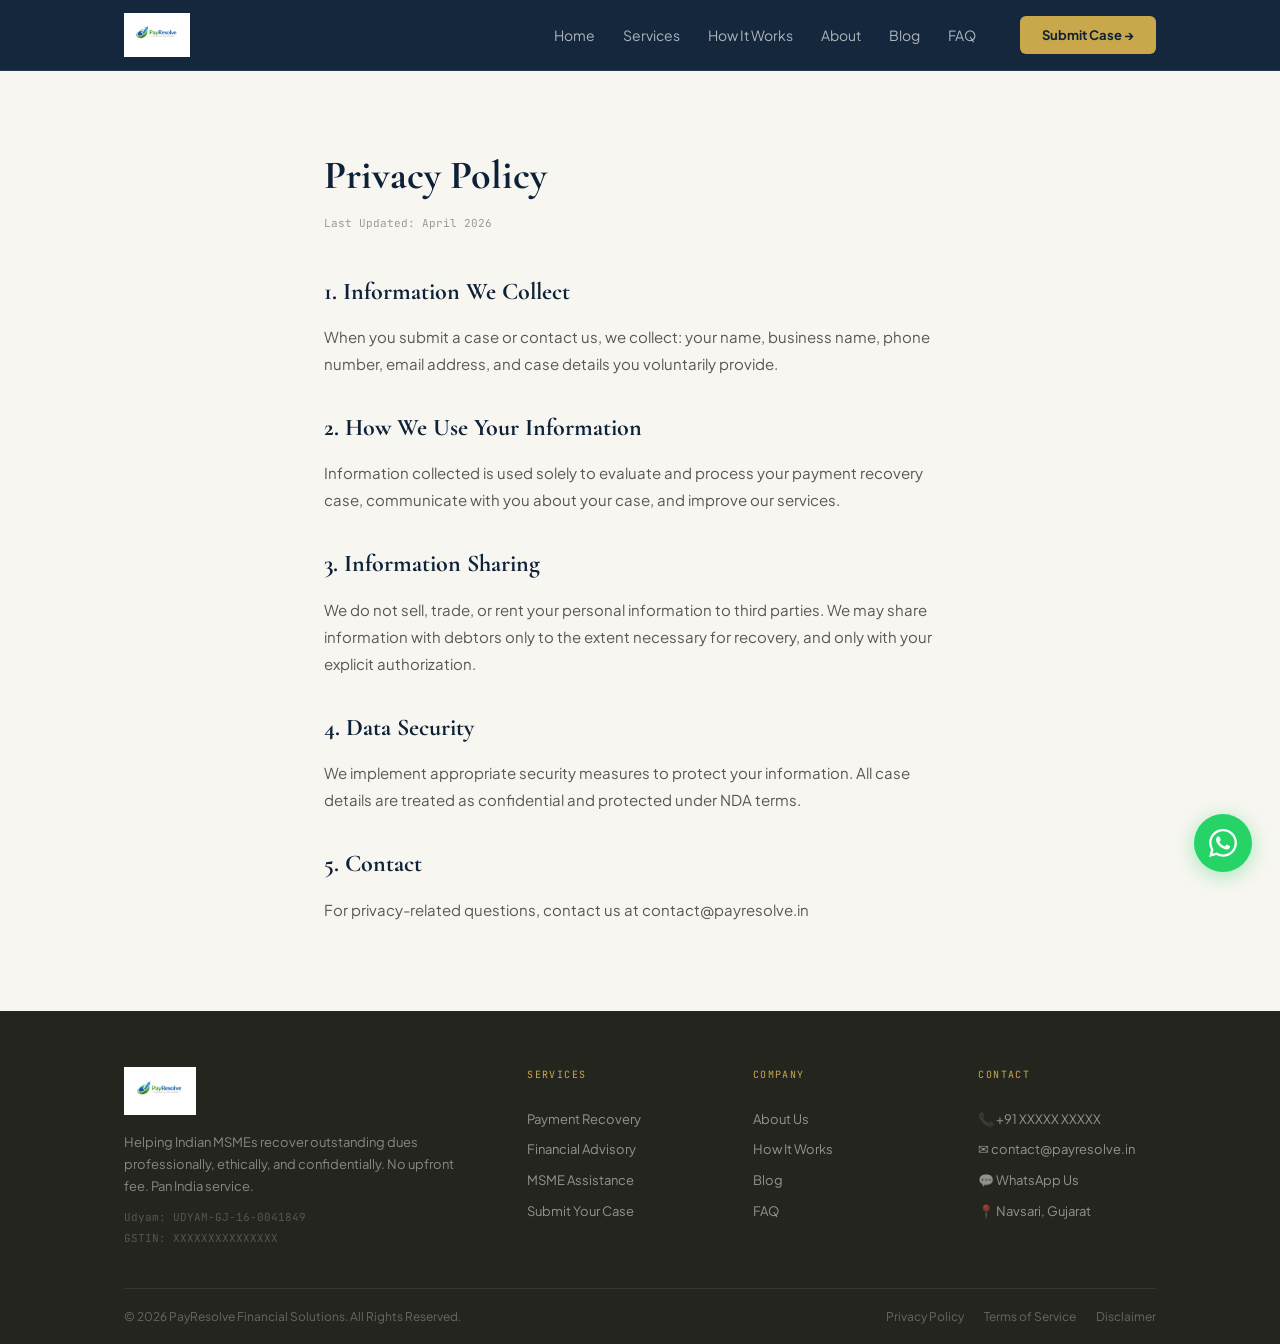
<file: privacy.html>
<!DOCTYPE html>
<html lang="en">
<head>
<meta charset="UTF-8">
<meta name="viewport" content="width=device-width, initial-scale=1.0">
<title>Privacy Policy — PayResolve Financial Solutions</title>
<meta name="description" content="Privacy Policy">
<link rel="canonical" href="https://www.payresolve.in/privacy.html">
<link href="https://fonts.googleapis.com/css2?family=Cormorant+Garamond:ital,wght@0,600;0,700;1,600&family=Plus+Jakarta+Sans:wght@300;400;500;600;700&family=JetBrains+Mono:wght@400;500&display=swap" rel="stylesheet">
<link rel="stylesheet" href="style.css">
</head>
<body><nav id="nav">
  <div class="nav-wrap">
    <a href="index.html" class="nav-logo">
      <img src="logo.png" alt="PayResolve" class="nav-logo-img" onerror="this.style.display='none';this.nextElementSibling.style.display='flex'">
      <div class="nav-logo-text" style="display:none"><span class="nav-logo-name">PayResolve</span><span class="nav-logo-tag">Financial Solutions</span></div>
    </a>
    <div class="nav-links">
      <a href="index.html" class="nav-link">Home</a>
      <a href="services.html" class="nav-link">Services</a>
      <a href="how-it-works.html" class="nav-link">How It Works</a>
      <a href="about.html" class="nav-link">About</a>
      <a href="blog.html" class="nav-link">Blog</a>
      <a href="faq.html" class="nav-link">FAQ</a>
    </div>
    <a href="contact.html" class="nav-cta">Submit Case →</a>
    <button class="ham" id="ham"><span></span><span></span><span></span></button>
  </div>
  <div class="mob-nav" id="mobNav">
    <a href="index.html" onclick="closeMob()">Home</a>
    <a href="services.html" onclick="closeMob()">Services</a>
    <a href="how-it-works.html" onclick="closeMob()">How It Works</a>
    <a href="about.html" onclick="closeMob()">About Us</a>
    <a href="faq.html" onclick="closeMob()">FAQ</a>
    <a href="contact.html" class="mob-cta" onclick="closeMob()">📋 Submit Your Case — Free</a>
  </div>
</nav><div class="legal-wrap">
<h1 class="legal-h1">Privacy Policy</h1>
<div class="legal-date">Last Updated: April 2026</div>
<h2 class="legal-h2">1. Information We Collect</h2>
<p class="legal-p">When you submit a case or contact us, we collect: your name, business name, phone number, email address, and case details you voluntarily provide.</p>
<h2 class="legal-h2">2. How We Use Your Information</h2>
<p class="legal-p">Information collected is used solely to evaluate and process your payment recovery case, communicate with you about your case, and improve our services.</p>
<h2 class="legal-h2">3. Information Sharing</h2>
<p class="legal-p">We do not sell, trade, or rent your personal information to third parties. We may share information with debtors only to the extent necessary for recovery, and only with your explicit authorization.</p>
<h2 class="legal-h2">4. Data Security</h2>
<p class="legal-p">We implement appropriate security measures to protect your information. All case details are treated as confidential and protected under NDA terms.</p>
<h2 class="legal-h2">5. Contact</h2>
<p class="legal-p">For privacy-related questions, contact us at contact@payresolve.in</p>
</div><footer>
  <div class="ft-wrap">
    <div class="ft-top">
      <div class="ft-brand">
        <img src="logo.png" alt="PayResolve" class="ft-logo" onerror="this.style.display='none'">
        <p class="ft-desc">Helping Indian MSMEs recover outstanding dues professionally, ethically, and confidentially. No upfront fee. Pan India service.</p>
        <div class="ft-reg">Udyam: UDYAM-GJ-16-0041849</div>
        <div class="ft-reg">GSTIN: XXXXXXXXXXXXXXX</div>
      </div>
      <div class="ft-col"><div class="ft-col-title">Services</div><a href="services.html">Payment Recovery</a><a href="services.html">Financial Advisory</a><a href="services.html">MSME Assistance</a><a href="contact.html">Submit Your Case</a></div>
      <div class="ft-col"><div class="ft-col-title">Company</div><a href="about.html">About Us</a><a href="how-it-works.html">How It Works</a><a href="blog.html">Blog</a><a href="faq.html">FAQ</a></div>
      <div class="ft-col"><div class="ft-col-title">Contact</div><a href="tel:+91XXXXXXXXXX">📞 +91 XXXXX XXXXX</a><a href="mailto:contact@payresolve.in">✉ contact@payresolve.in</a><a href="https://wa.me/91XXXXXXXXXX" target="_blank">💬 WhatsApp Us</a><a href="#">📍 Navsari, Gujarat</a></div>
    </div>
    <div class="ft-bottom">
      <div>© 2026 PayResolve Financial Solutions. All Rights Reserved.</div>
      <div class="ft-legal"><a href="privacy.html">Privacy Policy</a><a href="terms.html">Terms of Service</a><a href="disclaimer.html">Disclaimer</a></div>
    </div>
  </div>
</footer>
<a class="wa-btn" href="https://wa.me/91XXXXXXXXXX?text=Hi%2C%20I%20want%20to%20enquire%20about%20payment%20recovery%20services." target="_blank"><svg viewBox="0 0 24 24"><path d="M17.472 14.382c-.297-.149-1.758-.867-2.03-.967-.273-.099-.471-.148-.67.15-.197.297-.767.966-.94 1.164-.173.199-.347.223-.644.075-.297-.15-1.255-.463-2.39-1.475-.883-.788-1.48-1.761-1.653-2.059-.173-.297-.018-.458.13-.606.134-.133.298-.347.446-.52.149-.174.198-.298.298-.497.099-.198.05-.371-.025-.52-.075-.149-.669-1.612-.916-2.207-.242-.579-.487-.5-.669-.51-.173-.008-.371-.01-.57-.01-.198 0-.52.074-.792.372-.272.297-1.04 1.016-1.04 2.479 0 1.462 1.065 2.875 1.213 3.074.149.198 2.096 3.2 5.077 4.487.709.306 1.262.489 1.694.625.712.227 1.36.195 1.871.118.571-.085 1.758-.719 2.006-1.413.248-.694.248-1.289.173-1.413-.074-.124-.272-.198-.57-.347m-5.421 7.403h-.004a9.87 9.87 0 01-5.031-1.378l-.361-.214-3.741.982.998-3.648-.235-.374a9.86 9.86 0 01-1.51-5.26c.001-5.45 4.436-9.884 9.888-9.884 2.64 0 5.122 1.03 6.988 2.898a9.825 9.825 0 012.893 6.994c-.003 5.45-4.437 9.884-9.885 9.884m8.413-18.297A11.815 11.815 0 0012.05 0C5.495 0 .16 5.335.157 11.892c0 2.096.547 4.142 1.588 5.945L.057 24l6.305-1.654a11.882 11.882 0 005.683 1.448h.005c6.554 0 11.89-5.335 11.893-11.893a11.821 11.821 0 00-3.48-8.413z" fill="white"/></svg></a>
<button class="scroll-top" id="scrollTop" onclick="window.scrollTo({top:0,behavior:'smooth'})">↑</button>
<script src="main.js"></script></body></html>
</file>
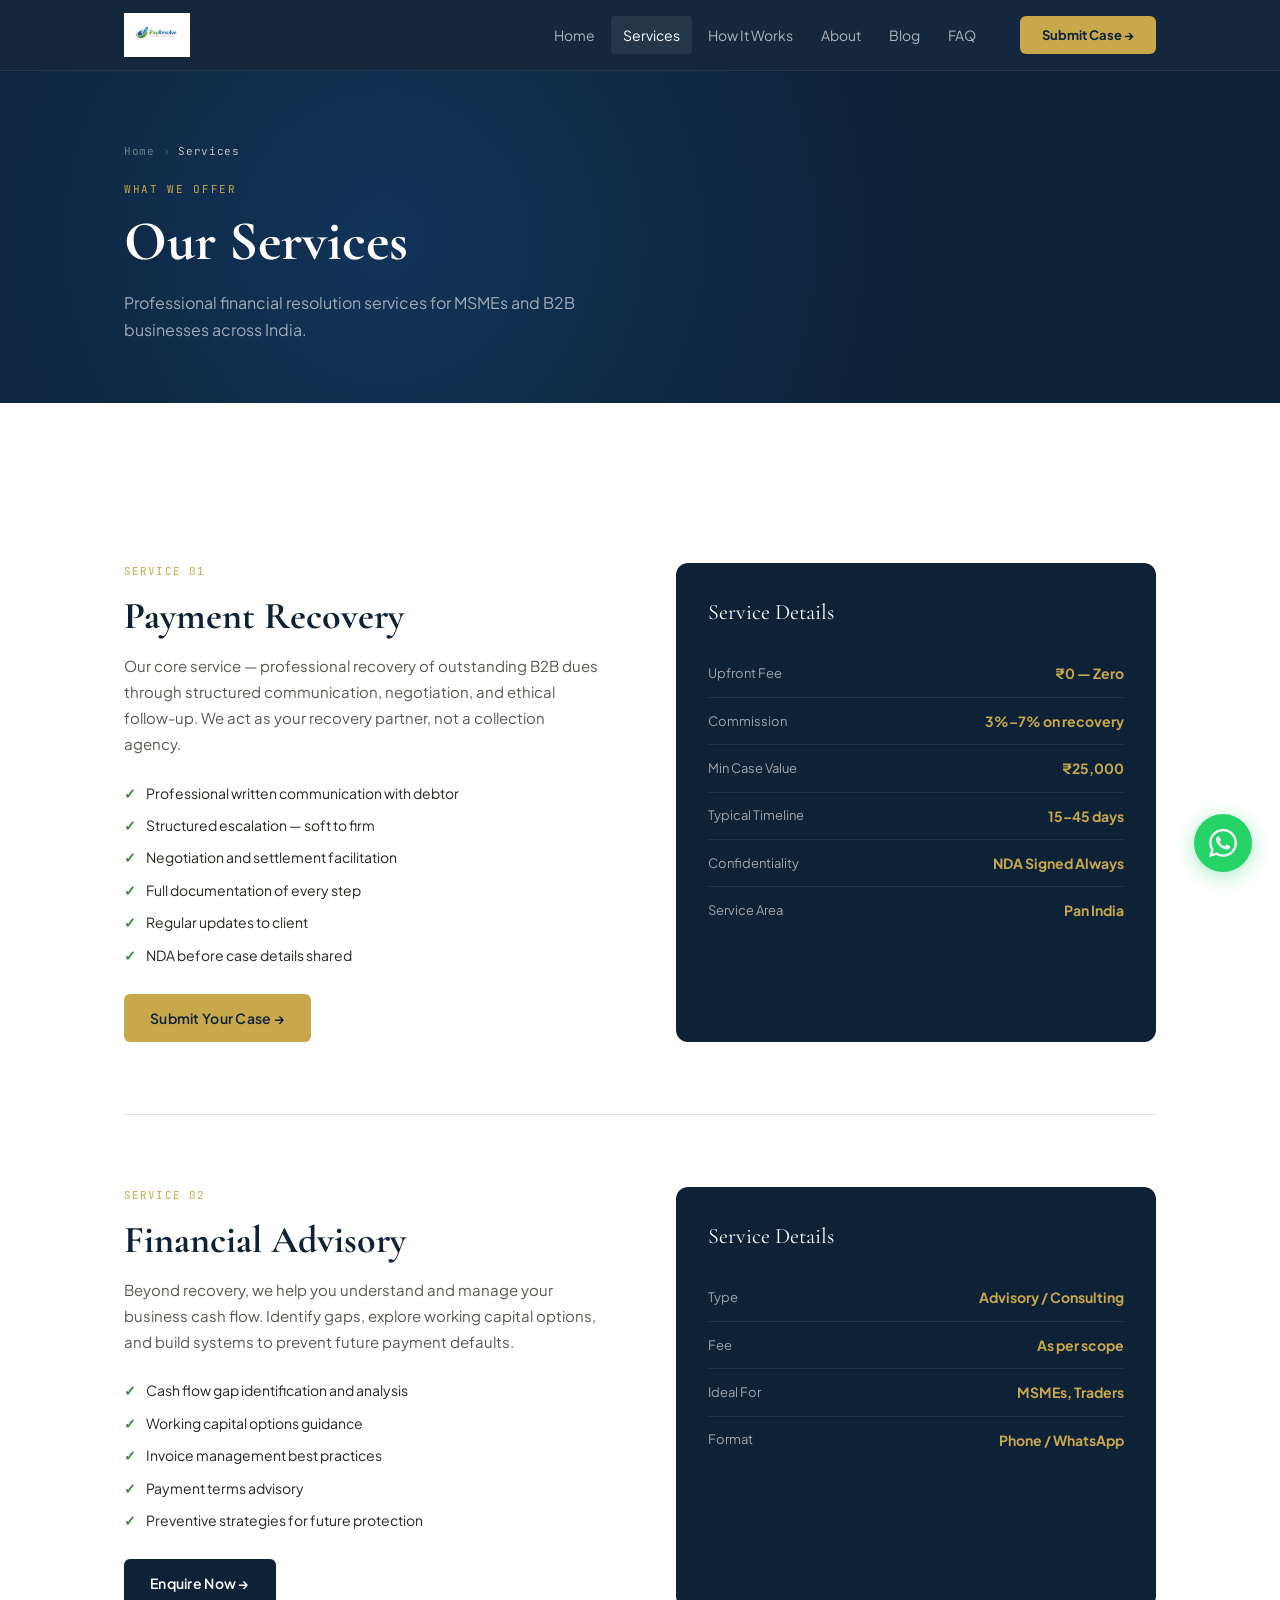
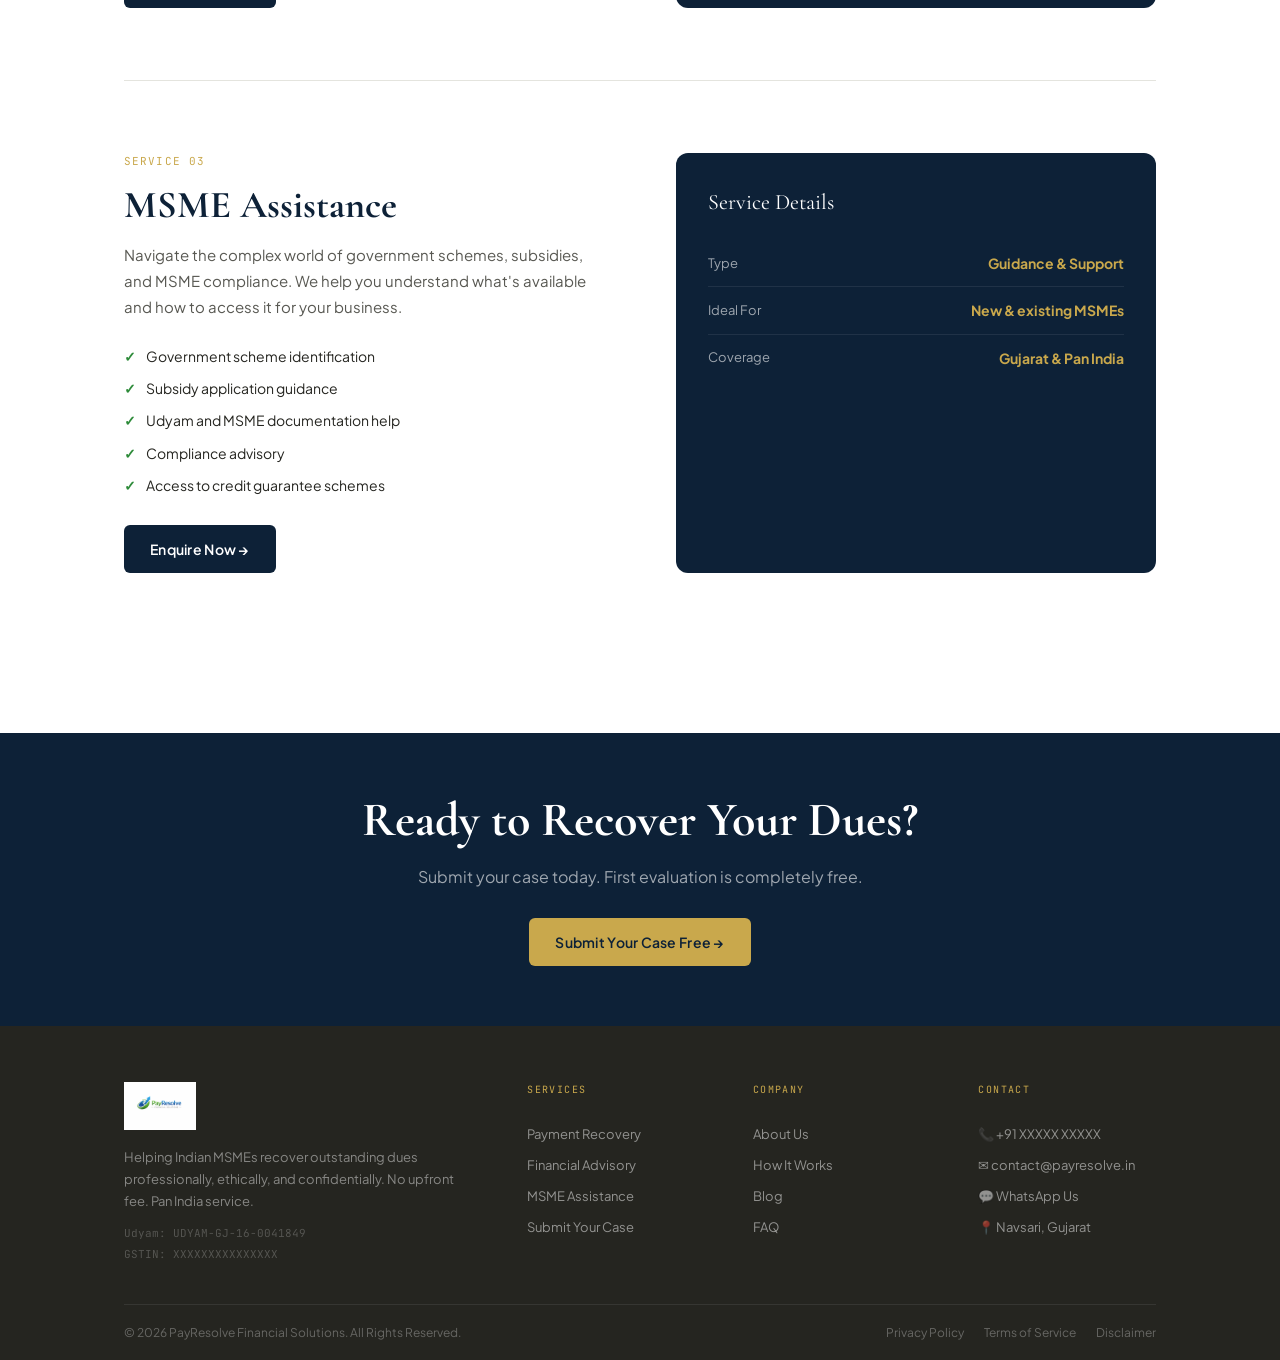
<file: services.html>
<!DOCTYPE html>
<html lang="en">
<head>
<meta charset="UTF-8">
<meta name="viewport" content="width=device-width, initial-scale=1.0">
<title>Services — PayResolve Financial Solutions</title>
<meta name="description" content="Payment recovery, financial advisory, and MSME assistance services. No upfront fee. Success-based model.">
<link rel="canonical" href="https://www.payresolve.in/services.html">
<link href="https://fonts.googleapis.com/css2?family=Cormorant+Garamond:ital,wght@0,600;0,700;1,600&family=Plus+Jakarta+Sans:wght@300;400;500;600;700&family=JetBrains+Mono:wght@400;500&display=swap" rel="stylesheet">
<link rel="stylesheet" href="style.css">
</head>
<body><nav id="nav">
  <div class="nav-wrap">
    <a href="index.html" class="nav-logo">
      <img src="logo.png" alt="PayResolve" class="nav-logo-img" onerror="this.style.display='none';this.nextElementSibling.style.display='flex'">
      <div class="nav-logo-text" style="display:none"><span class="nav-logo-name">PayResolve</span><span class="nav-logo-tag">Financial Solutions</span></div>
    </a>
    <div class="nav-links">
      <a href="index.html" class="nav-link">Home</a>
      <a href="services.html" class="nav-link">Services</a>
      <a href="how-it-works.html" class="nav-link">How It Works</a>
      <a href="about.html" class="nav-link">About</a>
      <a href="blog.html" class="nav-link">Blog</a>
      <a href="faq.html" class="nav-link">FAQ</a>
    </div>
    <a href="contact.html" class="nav-cta">Submit Case →</a>
    <button class="ham" id="ham"><span></span><span></span><span></span></button>
  </div>
  <div class="mob-nav" id="mobNav">
    <a href="index.html" onclick="closeMob()">Home</a>
    <a href="services.html" onclick="closeMob()">Services</a>
    <a href="how-it-works.html" onclick="closeMob()">How It Works</a>
    <a href="about.html" onclick="closeMob()">About Us</a>
    <a href="faq.html" onclick="closeMob()">FAQ</a>
    <a href="contact.html" class="mob-cta" onclick="closeMob()">📋 Submit Your Case — Free</a>
  </div>
</nav>
<div class="page-hero">
  <div class="page-hero-wrap">
    <div class="breadcrumb"><a href="index.html">Home</a><span>›</span><span class="current">Services</span></div>
    <span class="page-hero-tag">What We Offer</span>
    <h1 class="page-hero-h">Our Services</h1>
    <p class="page-hero-p">Professional financial resolution services for MSMEs and B2B businesses across India.</p>
  </div>
</div>
<section class="section bg-white">
  <div class="wrap">
    <div class="svc-detail reveal">
      <div>
        <div class="svc-detail-num">SERVICE 01</div>
        <h2 class="svc-detail-h">Payment Recovery</h2>
        <p class="svc-detail-p">Our core service — professional recovery of outstanding B2B dues through structured communication, negotiation, and ethical follow-up. We act as your recovery partner, not a collection agency.</p>
        <ul class="svc-detail-list">
          <li>Professional written communication with debtor</li>
          <li>Structured escalation — soft to firm</li>
          <li>Negotiation and settlement facilitation</li>
          <li>Full documentation of every step</li>
          <li>Regular updates to client</li>
          <li>NDA before case details shared</li>
        </ul>
        <a href="contact.html" class="btn btn-gold">Submit Your Case →</a>
      </div>
      <div class="svc-highlight">
        <div class="svc-highlight-title">Service Details</div>
        <div class="svc-hl-item"><span class="svc-hl-label">Upfront Fee</span><span class="svc-hl-value">₹0 — Zero</span></div>
        <div class="svc-hl-item"><span class="svc-hl-label">Commission</span><span class="svc-hl-value">3%–7% on recovery</span></div>
        <div class="svc-hl-item"><span class="svc-hl-label">Min Case Value</span><span class="svc-hl-value">₹25,000</span></div>
        <div class="svc-hl-item"><span class="svc-hl-label">Typical Timeline</span><span class="svc-hl-value">15–45 days</span></div>
        <div class="svc-hl-item"><span class="svc-hl-label">Confidentiality</span><span class="svc-hl-value">NDA Signed Always</span></div>
        <div class="svc-hl-item"><span class="svc-hl-label">Service Area</span><span class="svc-hl-value">Pan India</span></div>
      </div>
    </div>
    <div class="svc-detail reveal">
      <div>
        <div class="svc-detail-num">SERVICE 02</div>
        <h2 class="svc-detail-h">Financial Advisory</h2>
        <p class="svc-detail-p">Beyond recovery, we help you understand and manage your business cash flow. Identify gaps, explore working capital options, and build systems to prevent future payment defaults.</p>
        <ul class="svc-detail-list">
          <li>Cash flow gap identification and analysis</li>
          <li>Working capital options guidance</li>
          <li>Invoice management best practices</li>
          <li>Payment terms advisory</li>
          <li>Preventive strategies for future protection</li>
        </ul>
        <a href="contact.html" class="btn btn-navy">Enquire Now →</a>
      </div>
      <div class="svc-highlight">
        <div class="svc-highlight-title">Service Details</div>
        <div class="svc-hl-item"><span class="svc-hl-label">Type</span><span class="svc-hl-value">Advisory / Consulting</span></div>
        <div class="svc-hl-item"><span class="svc-hl-label">Fee</span><span class="svc-hl-value">As per scope</span></div>
        <div class="svc-hl-item"><span class="svc-hl-label">Ideal For</span><span class="svc-hl-value">MSMEs, Traders</span></div>
        <div class="svc-hl-item"><span class="svc-hl-label">Format</span><span class="svc-hl-value">Phone / WhatsApp</span></div>
      </div>
    </div>
    <div class="svc-detail reveal">
      <div>
        <div class="svc-detail-num">SERVICE 03</div>
        <h2 class="svc-detail-h">MSME Assistance</h2>
        <p class="svc-detail-p">Navigate the complex world of government schemes, subsidies, and MSME compliance. We help you understand what's available and how to access it for your business.</p>
        <ul class="svc-detail-list">
          <li>Government scheme identification</li>
          <li>Subsidy application guidance</li>
          <li>Udyam and MSME documentation help</li>
          <li>Compliance advisory</li>
          <li>Access to credit guarantee schemes</li>
        </ul>
        <a href="contact.html" class="btn btn-navy">Enquire Now →</a>
      </div>
      <div class="svc-highlight">
        <div class="svc-highlight-title">Service Details</div>
        <div class="svc-hl-item"><span class="svc-hl-label">Type</span><span class="svc-hl-value">Guidance & Support</span></div>
        <div class="svc-hl-item"><span class="svc-hl-label">Ideal For</span><span class="svc-hl-value">New & existing MSMEs</span></div>
        <div class="svc-hl-item"><span class="svc-hl-label">Coverage</span><span class="svc-hl-value">Gujarat & Pan India</span></div>
      </div>
    </div>
  </div>
</section>
<section class="section bg-navy" style="padding:60px 0">
  <div class="wrap" style="text-align:center">
    <h2 class="section-h2" style="color:#fff;margin-bottom:16px">Ready to Recover Your Dues?</h2>
    <p style="color:rgba(255,255,255,.6);margin-bottom:28px;font-size:16px">Submit your case today. First evaluation is completely free.</p>
    <a href="contact.html" class="btn btn-gold">Submit Your Case Free →</a>
  </div>
</section><footer>
  <div class="ft-wrap">
    <div class="ft-top">
      <div class="ft-brand">
        <img src="logo.png" alt="PayResolve" class="ft-logo" onerror="this.style.display='none'">
        <p class="ft-desc">Helping Indian MSMEs recover outstanding dues professionally, ethically, and confidentially. No upfront fee. Pan India service.</p>
        <div class="ft-reg">Udyam: UDYAM-GJ-16-0041849</div>
        <div class="ft-reg">GSTIN: XXXXXXXXXXXXXXX</div>
      </div>
      <div class="ft-col"><div class="ft-col-title">Services</div><a href="services.html">Payment Recovery</a><a href="services.html">Financial Advisory</a><a href="services.html">MSME Assistance</a><a href="contact.html">Submit Your Case</a></div>
      <div class="ft-col"><div class="ft-col-title">Company</div><a href="about.html">About Us</a><a href="how-it-works.html">How It Works</a><a href="blog.html">Blog</a><a href="faq.html">FAQ</a></div>
      <div class="ft-col"><div class="ft-col-title">Contact</div><a href="tel:+91XXXXXXXXXX">📞 +91 XXXXX XXXXX</a><a href="mailto:contact@payresolve.in">✉ contact@payresolve.in</a><a href="https://wa.me/91XXXXXXXXXX" target="_blank">💬 WhatsApp Us</a><a href="#">📍 Navsari, Gujarat</a></div>
    </div>
    <div class="ft-bottom">
      <div>© 2026 PayResolve Financial Solutions. All Rights Reserved.</div>
      <div class="ft-legal"><a href="privacy.html">Privacy Policy</a><a href="terms.html">Terms of Service</a><a href="disclaimer.html">Disclaimer</a></div>
    </div>
  </div>
</footer>
<a class="wa-btn" href="https://wa.me/91XXXXXXXXXX?text=Hi%2C%20I%20want%20to%20enquire%20about%20payment%20recovery%20services." target="_blank"><svg viewBox="0 0 24 24"><path d="M17.472 14.382c-.297-.149-1.758-.867-2.03-.967-.273-.099-.471-.148-.67.15-.197.297-.767.966-.94 1.164-.173.199-.347.223-.644.075-.297-.15-1.255-.463-2.39-1.475-.883-.788-1.48-1.761-1.653-2.059-.173-.297-.018-.458.13-.606.134-.133.298-.347.446-.52.149-.174.198-.298.298-.497.099-.198.05-.371-.025-.52-.075-.149-.669-1.612-.916-2.207-.242-.579-.487-.5-.669-.51-.173-.008-.371-.01-.57-.01-.198 0-.52.074-.792.372-.272.297-1.04 1.016-1.04 2.479 0 1.462 1.065 2.875 1.213 3.074.149.198 2.096 3.2 5.077 4.487.709.306 1.262.489 1.694.625.712.227 1.36.195 1.871.118.571-.085 1.758-.719 2.006-1.413.248-.694.248-1.289.173-1.413-.074-.124-.272-.198-.57-.347m-5.421 7.403h-.004a9.87 9.87 0 01-5.031-1.378l-.361-.214-3.741.982.998-3.648-.235-.374a9.86 9.86 0 01-1.51-5.26c.001-5.45 4.436-9.884 9.888-9.884 2.64 0 5.122 1.03 6.988 2.898a9.825 9.825 0 012.893 6.994c-.003 5.45-4.437 9.884-9.885 9.884m8.413-18.297A11.815 11.815 0 0012.05 0C5.495 0 .16 5.335.157 11.892c0 2.096.547 4.142 1.588 5.945L.057 24l6.305-1.654a11.882 11.882 0 005.683 1.448h.005c6.554 0 11.89-5.335 11.893-11.893a11.821 11.821 0 00-3.48-8.413z" fill="white"/></svg></a>
<button class="scroll-top" id="scrollTop" onclick="window.scrollTo({top:0,behavior:'smooth'})">↑</button>
<script src="main.js"></script></body></html>
</file>
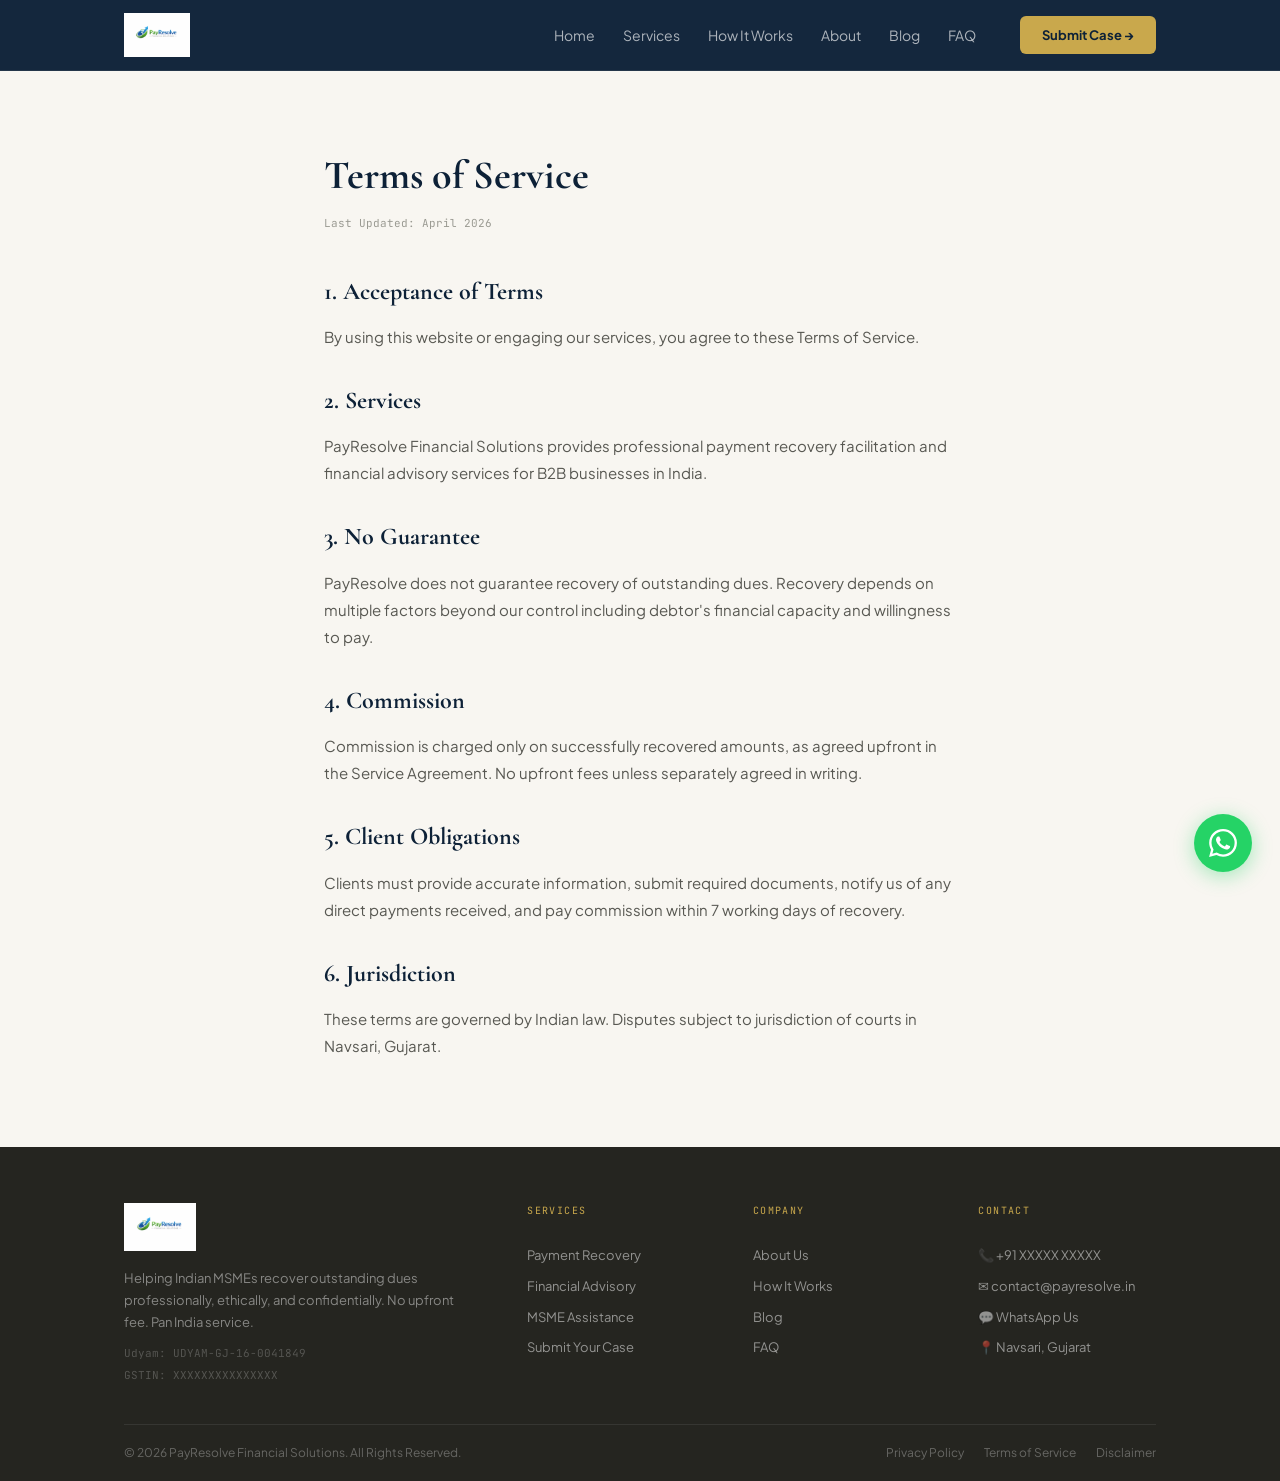
<file: terms.html>
<!DOCTYPE html>
<html lang="en">
<head>
<meta charset="UTF-8">
<meta name="viewport" content="width=device-width, initial-scale=1.0">
<title>Terms of Service — PayResolve Financial Solutions</title>
<meta name="description" content="Terms of Service">
<link rel="canonical" href="https://www.payresolve.in/terms.html">
<link href="https://fonts.googleapis.com/css2?family=Cormorant+Garamond:ital,wght@0,600;0,700;1,600&family=Plus+Jakarta+Sans:wght@300;400;500;600;700&family=JetBrains+Mono:wght@400;500&display=swap" rel="stylesheet">
<link rel="stylesheet" href="style.css">
</head>
<body><nav id="nav">
  <div class="nav-wrap">
    <a href="index.html" class="nav-logo">
      <img src="logo.png" alt="PayResolve" class="nav-logo-img" onerror="this.style.display='none';this.nextElementSibling.style.display='flex'">
      <div class="nav-logo-text" style="display:none"><span class="nav-logo-name">PayResolve</span><span class="nav-logo-tag">Financial Solutions</span></div>
    </a>
    <div class="nav-links">
      <a href="index.html" class="nav-link">Home</a>
      <a href="services.html" class="nav-link">Services</a>
      <a href="how-it-works.html" class="nav-link">How It Works</a>
      <a href="about.html" class="nav-link">About</a>
      <a href="blog.html" class="nav-link">Blog</a>
      <a href="faq.html" class="nav-link">FAQ</a>
    </div>
    <a href="contact.html" class="nav-cta">Submit Case →</a>
    <button class="ham" id="ham"><span></span><span></span><span></span></button>
  </div>
  <div class="mob-nav" id="mobNav">
    <a href="index.html" onclick="closeMob()">Home</a>
    <a href="services.html" onclick="closeMob()">Services</a>
    <a href="how-it-works.html" onclick="closeMob()">How It Works</a>
    <a href="about.html" onclick="closeMob()">About Us</a>
    <a href="faq.html" onclick="closeMob()">FAQ</a>
    <a href="contact.html" class="mob-cta" onclick="closeMob()">📋 Submit Your Case — Free</a>
  </div>
</nav><div class="legal-wrap">
<h1 class="legal-h1">Terms of Service</h1>
<div class="legal-date">Last Updated: April 2026</div>
<h2 class="legal-h2">1. Acceptance of Terms</h2>
<p class="legal-p">By using this website or engaging our services, you agree to these Terms of Service.</p>
<h2 class="legal-h2">2. Services</h2>
<p class="legal-p">PayResolve Financial Solutions provides professional payment recovery facilitation and financial advisory services for B2B businesses in India.</p>
<h2 class="legal-h2">3. No Guarantee</h2>
<p class="legal-p">PayResolve does not guarantee recovery of outstanding dues. Recovery depends on multiple factors beyond our control including debtor's financial capacity and willingness to pay.</p>
<h2 class="legal-h2">4. Commission</h2>
<p class="legal-p">Commission is charged only on successfully recovered amounts, as agreed upfront in the Service Agreement. No upfront fees unless separately agreed in writing.</p>
<h2 class="legal-h2">5. Client Obligations</h2>
<p class="legal-p">Clients must provide accurate information, submit required documents, notify us of any direct payments received, and pay commission within 7 working days of recovery.</p>
<h2 class="legal-h2">6. Jurisdiction</h2>
<p class="legal-p">These terms are governed by Indian law. Disputes subject to jurisdiction of courts in Navsari, Gujarat.</p>
</div><footer>
  <div class="ft-wrap">
    <div class="ft-top">
      <div class="ft-brand">
        <img src="logo.png" alt="PayResolve" class="ft-logo" onerror="this.style.display='none'">
        <p class="ft-desc">Helping Indian MSMEs recover outstanding dues professionally, ethically, and confidentially. No upfront fee. Pan India service.</p>
        <div class="ft-reg">Udyam: UDYAM-GJ-16-0041849</div>
        <div class="ft-reg">GSTIN: XXXXXXXXXXXXXXX</div>
      </div>
      <div class="ft-col"><div class="ft-col-title">Services</div><a href="services.html">Payment Recovery</a><a href="services.html">Financial Advisory</a><a href="services.html">MSME Assistance</a><a href="contact.html">Submit Your Case</a></div>
      <div class="ft-col"><div class="ft-col-title">Company</div><a href="about.html">About Us</a><a href="how-it-works.html">How It Works</a><a href="blog.html">Blog</a><a href="faq.html">FAQ</a></div>
      <div class="ft-col"><div class="ft-col-title">Contact</div><a href="tel:+91XXXXXXXXXX">📞 +91 XXXXX XXXXX</a><a href="mailto:contact@payresolve.in">✉ contact@payresolve.in</a><a href="https://wa.me/91XXXXXXXXXX" target="_blank">💬 WhatsApp Us</a><a href="#">📍 Navsari, Gujarat</a></div>
    </div>
    <div class="ft-bottom">
      <div>© 2026 PayResolve Financial Solutions. All Rights Reserved.</div>
      <div class="ft-legal"><a href="privacy.html">Privacy Policy</a><a href="terms.html">Terms of Service</a><a href="disclaimer.html">Disclaimer</a></div>
    </div>
  </div>
</footer>
<a class="wa-btn" href="https://wa.me/91XXXXXXXXXX?text=Hi%2C%20I%20want%20to%20enquire%20about%20payment%20recovery%20services." target="_blank"><svg viewBox="0 0 24 24"><path d="M17.472 14.382c-.297-.149-1.758-.867-2.03-.967-.273-.099-.471-.148-.67.15-.197.297-.767.966-.94 1.164-.173.199-.347.223-.644.075-.297-.15-1.255-.463-2.39-1.475-.883-.788-1.48-1.761-1.653-2.059-.173-.297-.018-.458.13-.606.134-.133.298-.347.446-.52.149-.174.198-.298.298-.497.099-.198.05-.371-.025-.52-.075-.149-.669-1.612-.916-2.207-.242-.579-.487-.5-.669-.51-.173-.008-.371-.01-.57-.01-.198 0-.52.074-.792.372-.272.297-1.04 1.016-1.04 2.479 0 1.462 1.065 2.875 1.213 3.074.149.198 2.096 3.2 5.077 4.487.709.306 1.262.489 1.694.625.712.227 1.36.195 1.871.118.571-.085 1.758-.719 2.006-1.413.248-.694.248-1.289.173-1.413-.074-.124-.272-.198-.57-.347m-5.421 7.403h-.004a9.87 9.87 0 01-5.031-1.378l-.361-.214-3.741.982.998-3.648-.235-.374a9.86 9.86 0 01-1.51-5.26c.001-5.45 4.436-9.884 9.888-9.884 2.64 0 5.122 1.03 6.988 2.898a9.825 9.825 0 012.893 6.994c-.003 5.45-4.437 9.884-9.885 9.884m8.413-18.297A11.815 11.815 0 0012.05 0C5.495 0 .16 5.335.157 11.892c0 2.096.547 4.142 1.588 5.945L.057 24l6.305-1.654a11.882 11.882 0 005.683 1.448h.005c6.554 0 11.89-5.335 11.893-11.893a11.821 11.821 0 00-3.48-8.413z" fill="white"/></svg></a>
<button class="scroll-top" id="scrollTop" onclick="window.scrollTo({top:0,behavior:'smooth'})">↑</button>
<script src="main.js"></script></body></html>
</file>
<file: style.css>
/* ═══════════════════════════════════════════
   PAYRESOLVE FINANCIAL SOLUTIONS
   style.css — Complete Stylesheet
═══════════════════════════════════════════ */

:root {
  --navy:     #0D2137;
  --blue:     #1A5FA8;
  --blue2:    #1A3C6E;
  --green:    #2E8B3A;
  --gold:     #C9A84C;
  --gold-lt:  #E8C96A;
  --cream:    #F8F6F1;
  --white:    #FFFFFF;
  --g100:     #F2F2EE;
  --g200:     #E4E4DE;
  --g400:     #9A9A92;
  --g600:     #585852;
  --g800:     #252520;
  --font-h:   'Cormorant Garamond', Georgia, serif;
  --font-b:   'Plus Jakarta Sans', sans-serif;
  --font-m:   'JetBrains Mono', monospace;
  --sh:       0 4px 24px rgba(13,33,55,.1);
  --sh-lg:    0 16px 56px rgba(13,33,55,.18);
  --r:        6px;
}

*,*::before,*::after { margin:0; padding:0; box-sizing:border-box }
html { scroll-behavior:smooth; scroll-padding-top:72px }
body { font-family:var(--font-b); background:var(--cream); color:var(--g800); overflow-x:hidden; line-height:1.6 }
img { max-width:100%; display:block }
a { text-decoration:none; color:inherit }

/* ── Layout ── */
.wrap { max-width:1160px; margin:0 auto; padding:0 5% }
.section { padding:88px 0 }
.bg-white { background:var(--white) }
.bg-cream { background:var(--cream) }
.bg-navy  { background:var(--navy) }
.two-col  { display:grid; grid-template-columns:1fr 1fr; gap:72px; align-items:center }
.two-col-60 { display:grid; grid-template-columns:1.1fr .9fr; gap:64px; align-items:start }
.section-head { text-align:center; margin-bottom:64px }

/* ── Typography ── */
.section-tag { font-family:var(--font-m); font-size:11px; letter-spacing:.16em; text-transform:uppercase; color:var(--gold); display:inline-block; margin-bottom:14px }
.section-h2 { font-family:var(--font-h); font-size:clamp(30px,4vw,48px); font-weight:700; color:var(--navy); line-height:1.15 }
.section-p { color:var(--g600); font-size:16px; font-weight:300; line-height:1.75; margin-top:14px }
.gold-line { width:44px; height:3px; background:var(--gold); margin:18px 0 }

/* ── Buttons ── */
.btn { display:inline-flex; align-items:center; gap:8px; font-family:var(--font-b); font-weight:600; font-size:14px; padding:13px 26px; border-radius:var(--r); border:none; cursor:pointer; transition:all .22s; letter-spacing:.02em }
.btn-gold  { background:var(--gold); color:var(--navy) }
.btn-gold:hover { background:var(--gold-lt); transform:translateY(-2px); box-shadow:0 8px 24px rgba(201,168,76,.3) }
.btn-navy  { background:var(--navy); color:var(--white) }
.btn-navy:hover { background:var(--blue2); transform:translateY(-2px); box-shadow:var(--sh) }
.btn-outline { background:transparent; color:var(--white); border:1.5px solid rgba(255,255,255,.35) }
.btn-outline:hover { background:rgba(255,255,255,.1); border-color:rgba(255,255,255,.7) }

/* ── Reveal Animation ── */
.reveal { opacity:0; transform:translateY(28px); transition:opacity .65s ease, transform .65s ease }
.reveal.visible { opacity:1; transform:translateY(0) }
.reveal-delay  { transition-delay:.15s }
.reveal-delay-2 { transition-delay:.3s }

/* ═══════════════════════════════════════════
   ANNOUNCEMENT BAR
═══════════════════════════════════════════ */
.ann { background:var(--navy); color:rgba(255,255,255,.85); text-align:center; font-family:var(--font-m); font-size:11px; letter-spacing:.08em; padding:9px 5%; display:flex; align-items:center; justify-content:center; gap:16px; position:relative }
.ann-close { background:none; border:none; color:rgba(255,255,255,.5); cursor:pointer; font-size:14px; position:absolute; right:16px }
.ann-close:hover { color:var(--white) }

/* ═══════════════════════════════════════════
   NAVBAR
═══════════════════════════════════════════ */
#nav { position:sticky; top:0; z-index:500; background:rgba(13,33,55,.97); backdrop-filter:blur(16px); border-bottom:1px solid rgba(255,255,255,.07); transition:box-shadow .3s }
#nav.scrolled { box-shadow:0 4px 32px rgba(0,0,0,.25) }
.nav-wrap { max-width:1160px; margin:0 auto; padding:0 5%; display:flex; align-items:center; height:70px; gap:32px }
.nav-logo { display:flex; align-items:center; flex-shrink:0 }
.nav-logo-img { height:44px; width:auto }
.nav-logo-text { display:flex; flex-direction:column }
.nav-logo-name { font-family:var(--font-h); font-size:20px; color:var(--white); font-weight:700; line-height:1 }
.nav-logo-tag  { font-family:var(--font-m); font-size:9px; color:var(--gold); letter-spacing:.14em; text-transform:uppercase }
.nav-links { display:flex; align-items:center; gap:4px; margin-left:auto }
.nav-link { color:rgba(255,255,255,.65); font-size:14px; font-weight:400; padding:8px 12px; border-radius:4px; transition:all .2s }
.nav-link:hover,.nav-link.active { color:var(--white); background:rgba(255,255,255,.07) }
.nav-cta { background:var(--gold); color:var(--navy); font-weight:700; font-size:13px; padding:9px 22px; border-radius:var(--r); transition:all .2s; white-space:nowrap; flex-shrink:0 }
.nav-cta:hover { background:var(--gold-lt) }
.ham { display:none; flex-direction:column; gap:5px; cursor:pointer; background:none; border:none; padding:4px }
.ham span { width:22px; height:2px; background:var(--white); border-radius:2px; transition:all .3s; display:block }
.ham.open span:nth-child(1) { transform:rotate(45deg) translate(5px,5px) }
.ham.open span:nth-child(2) { opacity:0 }
.ham.open span:nth-child(3) { transform:rotate(-45deg) translate(5px,-5px) }
.mob-nav { display:none; background:var(--navy); border-top:1px solid rgba(255,255,255,.08) }
.mob-nav.open { display:block }
.mob-nav a { display:block; padding:14px 5%; color:rgba(255,255,255,.8); font-size:15px; border-bottom:1px solid rgba(255,255,255,.05); transition:background .2s }
.mob-nav a:hover { background:rgba(255,255,255,.05) }
.mob-cta { background:var(--gold) !important; color:var(--navy) !important; font-weight:700 !important; text-align:center; margin:12px 5%; border-radius:var(--r); border:none !important }

/* ═══════════════════════════════════════════
   HERO
═══════════════════════════════════════════ */
.hero { background:var(--navy); min-height:92vh; display:flex; align-items:center; position:relative; overflow:hidden }
.hero-bg { position:absolute; inset:0; pointer-events:none }
.hero-orb { position:absolute; border-radius:50%; filter:blur(80px) }
.hero-orb-1 { width:600px; height:600px; background:radial-gradient(circle, rgba(26,95,168,.35) 0%, transparent 70%); top:-100px; left:-100px }
.hero-orb-2 { width:500px; height:500px; background:radial-gradient(circle, rgba(46,139,58,.15) 0%, transparent 70%); bottom:-80px; right:10% }
.hero-grid { position:absolute; inset:0; background-image:linear-gradient(rgba(255,255,255,.03) 1px, transparent 1px), linear-gradient(90deg, rgba(255,255,255,.03) 1px, transparent 1px); background-size:60px 60px }
.hero-wrap { max-width:1160px; margin:0 auto; padding:80px 5%; display:grid; grid-template-columns:1fr 440px; gap:64px; align-items:center; position:relative; z-index:2; width:100% }
.hero-badge { display:inline-flex; align-items:center; gap:10px; background:rgba(255,255,255,.07); border:1px solid rgba(255,255,255,.12); border-radius:100px; padding:6px 16px 6px 10px; font-family:var(--font-m); font-size:11px; color:rgba(255,255,255,.7); letter-spacing:.08em; margin-bottom:24px }
.hero-badge-dot { width:8px; height:8px; background:var(--green); border-radius:50%; animation:pulse 2s infinite }
@keyframes pulse { 0%,100%{opacity:1;transform:scale(1)} 50%{opacity:.6;transform:scale(1.3)} }
.hero-h1 { font-family:var(--font-h); font-size:clamp(40px,5.5vw,68px); font-weight:700; color:var(--white); line-height:1.08; margin-bottom:22px }
.hero-h1 em { font-style:italic; color:var(--gold) }
.hero-p { color:rgba(255,255,255,.6); font-size:17px; font-weight:300; line-height:1.75; max-width:480px; margin-bottom:36px }
.hero-actions { display:flex; align-items:center; gap:14px; flex-wrap:wrap; margin-bottom:40px }
.hero-trust { display:flex; flex-wrap:wrap; gap:8px 20px }
.ht-item { display:flex; align-items:center; gap:6px; font-size:13px; color:rgba(255,255,255,.55) }
.ht-icon { color:var(--gold); font-weight:700 }
/* Hero card */
.hero-card { background:rgba(255,255,255,.05); border:1px solid rgba(255,255,255,.1); border-radius:12px; padding:28px; backdrop-filter:blur(20px) }
.hc-label { font-family:var(--font-m); font-size:10px; letter-spacing:.14em; text-transform:uppercase; color:var(--gold); margin-bottom:20px }
.hc-item { display:flex; align-items:flex-start; gap:14px; padding:14px 0; border-bottom:1px solid rgba(255,255,255,.07) }
.hc-item:last-of-type { border-bottom:none; margin-bottom:20px }
.hc-icon-wrap { width:38px; height:38px; background:rgba(201,168,76,.15); border-radius:6px; display:flex; align-items:center; justify-content:center; font-size:16px; font-weight:700; color:var(--gold); flex-shrink:0; font-family:var(--font-m) }
.hc-item strong { display:block; color:var(--white); font-size:14px; margin-bottom:2px }
.hc-item span { color:rgba(255,255,255,.45); font-size:12px }
.hc-cta { display:block; text-align:center; background:var(--gold); color:var(--navy); font-weight:700; font-size:14px; padding:13px; border-radius:var(--r); transition:all .2s }
.hc-cta:hover { background:var(--gold-lt) }
.hero-stats { display:flex; align-items:center; gap:0; margin-top:20px; background:rgba(255,255,255,.04); border:1px solid rgba(255,255,255,.08); border-radius:10px; padding:18px 0; overflow:hidden }
.hs { flex:1; text-align:center }
.hs-num { font-family:var(--font-h); font-size:30px; font-weight:700; color:var(--gold) }
.hs-lbl { font-size:11px; color:rgba(255,255,255,.4); margin-top:2px }
.hs-div { width:1px; height:36px; background:rgba(255,255,255,.1) }

/* ═══════════════════════════════════════════
   TRUST BAR
═══════════════════════════════════════════ */
.trust-bar { background:var(--gold); padding:14px 5% }
.trust-bar-wrap { max-width:1160px; margin:0 auto; display:flex; align-items:center; justify-content:center; flex-wrap:wrap; gap:8px 0 }
.tb-item { font-size:13px; font-weight:700; color:var(--navy); padding:0 16px }
.tb-sep { color:rgba(13,33,55,.35); font-size:10px }

/* ═══════════════════════════════════════════
   PROBLEM SECTION
═══════════════════════════════════════════ */
.prob-grid { display:grid; grid-template-columns:1fr 1fr; gap:16px }
.prob-card { background:var(--cream); border:1px solid var(--g200); border-radius:8px; padding:22px; border-left:3px solid var(--gold); transition:all .2s }
.prob-card:hover { transform:translateY(-3px); box-shadow:var(--sh) }
.prob-icon { font-size:28px; margin-bottom:10px }
.prob-title { font-weight:700; color:var(--navy); font-size:14px; margin-bottom:6px }
.prob-desc { font-size:13px; color:var(--g600); line-height:1.65 }

/* ═══════════════════════════════════════════
   HOW IT WORKS
═══════════════════════════════════════════ */
.steps { display:grid; grid-template-columns:repeat(4,1fr); gap:0; position:relative; margin-top:16px }
.step { padding:0 20px; position:relative; text-align:center }
.step-num { font-family:var(--font-m); font-size:11px; color:var(--gold); letter-spacing:.1em; margin-bottom:12px }
.step-line { position:absolute; top:52px; left:50%; width:100%; height:2px; background:linear-gradient(90deg,var(--gold),rgba(201,168,76,.2)); z-index:0 }
.step.last .step-line { display:none }
.step-icon { width:72px; height:72px; background:var(--navy); border-radius:50%; display:flex; align-items:center; justify-content:center; font-size:26px; margin:0 auto 20px; border:4px solid var(--cream); position:relative; z-index:1; transition:all .2s }
.step:hover .step-icon { background:var(--gold); transform:scale(1.05) }
.step-title { font-weight:700; color:var(--navy); font-size:15px; margin-bottom:10px }
.step-desc { font-size:13px; color:var(--g600); line-height:1.65 }

/* ═══════════════════════════════════════════
   SERVICES
═══════════════════════════════════════════ */
.svc-grid { display:grid; grid-template-columns:repeat(3,1fr); gap:24px; margin-top:16px }
.svc-card { background:var(--white); border:1px solid var(--g200); border-radius:10px; padding:36px 28px; position:relative; overflow:hidden; transition:all .25s }
.svc-card::after { content:''; position:absolute; top:0; left:0; right:0; height:3px; background:var(--navy); transition:background .2s }
.svc-card:hover { transform:translateY(-5px); box-shadow:var(--sh-lg) }
.svc-card:hover::after,.svc-card.featured::after { background:var(--gold) }
.svc-card.featured { background:linear-gradient(160deg,#FFFAF0 0%,var(--white) 60%); border-color:rgba(201,168,76,.25) }
.svc-badge { position:absolute; top:20px; right:20px; background:var(--gold); color:var(--navy); font-family:var(--font-m); font-size:10px; font-weight:700; padding:3px 10px; border-radius:3px; letter-spacing:.06em }
.svc-num { font-family:var(--font-m); font-size:11px; color:var(--gold); letter-spacing:.1em; margin-bottom:14px }
.svc-name { font-family:var(--font-h); font-size:22px; font-weight:700; color:var(--navy); margin-bottom:12px }
.svc-desc { font-size:14px; color:var(--g600); line-height:1.7; margin-bottom:20px }
.svc-list { list-style:none; display:flex; flex-direction:column; gap:7px; margin-bottom:24px }
.svc-list li { font-size:13px; color:var(--g600); display:flex; align-items:flex-start; gap:8px }
.svc-list li::before { content:'→'; color:var(--gold); font-weight:700; flex-shrink:0 }
.svc-link { font-size:14px; font-weight:600; color:var(--blue); transition:color .2s }
.svc-link:hover { color:var(--navy) }

/* ═══════════════════════════════════════════
   WHY US
═══════════════════════════════════════════ */
.cmp-table { margin-top:28px; border-radius:8px; overflow:hidden; border:1px solid rgba(255,255,255,.1) }
.cmp-head { display:grid; grid-template-columns:1.2fr 1fr 1fr; background:rgba(255,255,255,.06); padding:10px 16px; font-family:var(--font-m); font-size:10px; letter-spacing:.1em; color:rgba(255,255,255,.5) }
.cmp-row { display:grid; grid-template-columns:1.2fr 1fr 1fr; padding:12px 16px; border-top:1px solid rgba(255,255,255,.06); font-size:13px }
.cmp-row div { color:rgba(255,255,255,.6) }
.cmp-good { color:var(--gold) !important; font-weight:600 }
.cmp-bad  { color:rgba(255,255,255,.25) !important }
.why-cards { display:flex; flex-direction:column; gap:16px }
.why-card { background:rgba(255,255,255,.04); border:1px solid rgba(255,255,255,.08); border-radius:8px; padding:22px; display:flex; gap:16px; align-items:flex-start; transition:all .2s }
.why-card:hover { background:rgba(255,255,255,.07); border-color:rgba(201,168,76,.3) }
.why-card-icon { font-size:26px; flex-shrink:0 }
.why-card-title { font-weight:600; color:var(--white); margin-bottom:4px; font-size:15px }
.why-card-desc  { font-size:13px; color:rgba(255,255,255,.5); line-height:1.65 }

/* ═══════════════════════════════════════════
   TESTIMONIALS
═══════════════════════════════════════════ */
.testi-grid { display:grid; grid-template-columns:repeat(3,1fr); gap:24px }
.testi-card { background:var(--white); border:1px solid var(--g200); border-radius:10px; padding:30px; position:relative; transition:all .2s }
.testi-card:hover { transform:translateY(-3px); box-shadow:var(--sh) }
.testi-recovered { position:absolute; top:22px; right:22px; background:rgba(46,139,58,.1); color:#1E6B3C; font-family:var(--font-m); font-size:11px; font-weight:600; padding:3px 10px; border-radius:3px }
.testi-stars { color:var(--gold); font-size:16px; margin-bottom:14px; letter-spacing:2px }
.testi-text { font-size:14px; color:var(--g600); line-height:1.75; font-style:italic; margin-bottom:22px }
.testi-name { font-weight:700; color:var(--navy); font-size:14px }
.testi-biz  { font-size:12px; color:var(--g400); margin-top:2px }
.testi-ph { background:var(--g100); border:2px dashed var(--g200); display:flex; flex-direction:column; align-items:center; justify-content:center; text-align:center; min-height:220px }
.testi-ph-icon  { font-size:36px; margin-bottom:10px; opacity:.35 }
.testi-ph-title { font-weight:700; color:var(--navy); margin-bottom:8px }
.testi-ph-desc  { font-size:13px; color:var(--g400); line-height:1.6; max-width:200px }

/* ═══════════════════════════════════════════
   FAQ
═══════════════════════════════════════════ */
.faq-list { display:flex; flex-direction:column }
.faq-item { border-bottom:1px solid var(--g200) }
.faq-q { display:flex; justify-content:space-between; align-items:center; padding:16px 0; cursor:pointer; font-weight:600; color:var(--navy); font-size:15px; gap:16px; user-select:none }
.faq-icon { color:var(--gold); font-size:22px; flex-shrink:0; transition:transform .25s; line-height:1 }
.faq-a { font-size:14px; color:var(--g600); line-height:1.75; padding-bottom:16px; display:none }
.faq-item.open .faq-a { display:block }
.faq-item.open .faq-icon { transform:rotate(45deg) }

/* CTA BOX */
.cta-box { background:var(--navy); border-radius:12px; padding:36px; }
.cta-box-tag  { font-family:var(--font-m); font-size:10px; letter-spacing:.15em; text-transform:uppercase; color:var(--gold); margin-bottom:12px }
.cta-box-h    { font-family:var(--font-h); font-size:28px; font-weight:700; color:var(--white); margin-bottom:12px }
.cta-box-p    { font-size:14px; color:rgba(255,255,255,.6); line-height:1.7; margin-bottom:22px }
.cta-box-checks { display:flex; flex-direction:column; gap:8px }
.cbc { font-size:14px; color:rgba(255,255,255,.75); display:flex; gap:8px; align-items:center }
.cbc::before { content:''; }
.cta-box-wa { text-align:center; margin-top:14px; font-size:13px; color:rgba(255,255,255,.4) }
.cta-box-wa a { color:var(--gold); font-weight:600 }

/* ═══════════════════════════════════════════
   PAGE HERO (inner pages)
═══════════════════════════════════════════ */
.page-hero { background:var(--navy); padding:72px 0 60px; position:relative; overflow:hidden }
.page-hero::before { content:''; position:absolute; inset:0; background:radial-gradient(circle at 30% 50%, rgba(26,95,168,.3), transparent 60%) }
.page-hero-wrap { max-width:1160px; margin:0 auto; padding:0 5%; position:relative; z-index:1 }
.page-hero-tag { font-family:var(--font-m); font-size:11px; letter-spacing:.15em; text-transform:uppercase; color:var(--gold); margin-bottom:12px; display:block }
.page-hero-h { font-family:var(--font-h); font-size:clamp(34px,5vw,56px); font-weight:700; color:var(--white); line-height:1.12; margin-bottom:16px }
.page-hero-p { color:rgba(255,255,255,.6); font-size:16px; max-width:520px; line-height:1.7 }
.breadcrumb { display:flex; align-items:center; gap:8px; margin-bottom:20px; font-family:var(--font-m); font-size:11px; letter-spacing:.06em }
.breadcrumb a { color:rgba(255,255,255,.4) }
.breadcrumb a:hover { color:var(--gold) }
.breadcrumb span { color:rgba(255,255,255,.2) }
.breadcrumb .current { color:rgba(255,255,255,.7) }

/* ═══════════════════════════════════════════
   CONTACT FORM
═══════════════════════════════════════════ */
.contact-wrap { display:grid; grid-template-columns:1fr 480px; gap:72px; align-items:start }
.form-card { background:var(--white); border-radius:12px; padding:36px; box-shadow:var(--sh-lg); border:1px solid var(--g200) }
.form-title { font-family:var(--font-h); font-size:26px; font-weight:700; color:var(--navy); margin-bottom:6px }
.form-sub   { font-size:14px; color:var(--g600); margin-bottom:28px }
.fg { margin-bottom:18px }
.fl { display:block; font-family:var(--font-m); font-size:10px; font-weight:500; color:var(--g600); margin-bottom:6px; letter-spacing:.06em; text-transform:uppercase }
.fi { width:100%; padding:12px 14px; border:1.5px solid var(--g200); border-radius:var(--r); font-family:var(--font-b); font-size:14px; color:var(--g800); background:var(--g100); transition:all .2s; outline:none; -webkit-appearance:none }
.fi:focus { border-color:var(--blue); background:var(--white); box-shadow:0 0 0 3px rgba(26,95,168,.1) }
.fi::placeholder { color:var(--g400) }
.frow { display:grid; grid-template-columns:1fr 1fr; gap:14px }
.form-success { display:none; text-align:center; padding:20px 0 }
.form-success-icon { font-size:52px; margin-bottom:14px }
.form-success h3 { font-family:var(--font-h); font-size:24px; color:var(--navy); margin-bottom:8px }
.form-success p { font-size:14px; color:var(--g600); line-height:1.65 }
.form-err { background:#FEF2F2; border:1px solid #FCA5A5; border-radius:var(--r); padding:10px 14px; font-size:13px; color:#DC2626; margin-bottom:14px; display:none }
.form-note { font-size:11px; color:var(--g400); text-align:center; margin-top:12px }
.wa-alt { text-align:center; margin-top:16px; padding-top:16px; border-top:1px solid var(--g200); font-size:13px; color:var(--g400) }
.wa-alt a { color:var(--blue); font-weight:600 }
.btn-submit { width:100%; justify-content:center; font-size:15px; padding:15px }
.spinner { width:16px; height:16px; border:2px solid rgba(13,33,55,.2); border-top-color:var(--navy); border-radius:50%; animation:spin .7s linear infinite; flex-shrink:0 }
@keyframes spin { to { transform:rotate(360deg) } }
/* contact info cards */
.contact-info { display:flex; flex-direction:column; gap:0 }
.ci-card { display:flex; align-items:flex-start; gap:16px; padding:22px 0; border-bottom:1px solid var(--g200) }
.ci-card:last-child { border-bottom:none }
.ci-icon { width:44px; height:44px; background:var(--navy); border-radius:8px; display:flex; align-items:center; justify-content:center; font-size:20px; flex-shrink:0 }
.ci-label { font-family:var(--font-m); font-size:10px; letter-spacing:.1em; color:var(--gold); margin-bottom:4px }
.ci-value { font-weight:600; color:var(--navy); font-size:15px }
.ci-note  { font-size:12px; color:var(--g600); margin-top:2px }

/* ═══════════════════════════════════════════
   BLOG
═══════════════════════════════════════════ */
.blog-grid { display:grid; grid-template-columns:repeat(3,1fr); gap:28px }
.blog-card { background:var(--white); border:1px solid var(--g200); border-radius:10px; overflow:hidden; transition:all .25s }
.blog-card:hover { transform:translateY(-4px); box-shadow:var(--sh-lg) }
.blog-img { height:200px; background:linear-gradient(135deg,var(--navy),var(--blue2)); display:flex; align-items:center; justify-content:center; font-size:48px }
.blog-body { padding:24px }
.blog-cat { font-family:var(--font-m); font-size:10px; letter-spacing:.12em; color:var(--gold); text-transform:uppercase; margin-bottom:10px }
.blog-title { font-family:var(--font-h); font-size:20px; font-weight:700; color:var(--navy); line-height:1.3; margin-bottom:10px }
.blog-title a:hover { color:var(--blue) }
.blog-excerpt { font-size:13px; color:var(--g600); line-height:1.7; margin-bottom:18px }
.blog-meta { display:flex; align-items:center; justify-content:space-between; font-size:12px; color:var(--g400) }
.blog-read { color:var(--blue); font-weight:600; font-size:13px }

/* ═══════════════════════════════════════════
   ABOUT PAGE
═══════════════════════════════════════════ */
.about-grid { display:grid; grid-template-columns:1fr 1fr; gap:72px; align-items:start }
.about-vals { display:grid; grid-template-columns:1fr 1fr; gap:16px; margin-top:32px }
.val-card { background:var(--cream); border:1px solid var(--g200); border-radius:8px; padding:20px }
.val-icon  { font-size:26px; margin-bottom:10px }
.val-title { font-weight:700; color:var(--navy); font-size:14px; margin-bottom:4px }
.val-desc  { font-size:12px; color:var(--g600); line-height:1.6 }
.process-steps { display:flex; flex-direction:column; gap:0 }
.ps { display:flex; gap:18px; align-items:flex-start; padding:20px 0; border-bottom:1px solid var(--g200) }
.ps:last-child { border-bottom:none }
.ps-num { width:36px; height:36px; background:var(--navy); color:var(--white); border-radius:50%; display:flex; align-items:center; justify-content:center; font-size:14px; font-weight:700; flex-shrink:0 }
.ps-title { font-weight:600; color:var(--navy); font-size:15px; margin-bottom:4px }
.ps-desc  { font-size:13px; color:var(--g600); line-height:1.65 }

/* ═══════════════════════════════════════════
   SERVICES PAGE
═══════════════════════════════════════════ */
.svc-detail { display:grid; grid-template-columns:1fr 1fr; gap:72px; align-items:center; padding:72px 0; border-bottom:1px solid var(--g200) }
.svc-detail:last-child { border-bottom:none }
.svc-detail-num { font-family:var(--font-m); font-size:11px; color:var(--gold); letter-spacing:.1em; margin-bottom:14px }
.svc-detail-h { font-family:var(--font-h); font-size:38px; font-weight:700; color:var(--navy); margin-bottom:14px; line-height:1.15 }
.svc-detail-p { font-size:15px; color:var(--g600); line-height:1.75; margin-bottom:24px }
.svc-detail-list { list-style:none; display:flex; flex-direction:column; gap:10px; margin-bottom:28px }
.svc-detail-list li { display:flex; align-items:flex-start; gap:10px; font-size:14px; color:var(--g800) }
.svc-detail-list li::before { content:'✓'; color:var(--green); font-weight:700; flex-shrink:0 }
.svc-highlight { background:var(--navy); border-radius:12px; padding:32px; height:100% }
.svc-highlight-title { font-family:var(--font-h); font-size:22px; color:var(--white); margin-bottom:20px }
.svc-hl-item { display:flex; justify-content:space-between; align-items:center; padding:12px 0; border-bottom:1px solid rgba(255,255,255,.08) }
.svc-hl-item:last-child { border-bottom:none }
.svc-hl-label { font-size:13px; color:rgba(255,255,255,.6) }
.svc-hl-value { font-weight:700; color:var(--gold); font-size:14px }

/* ═══════════════════════════════════════════
   LEGAL PAGES
═══════════════════════════════════════════ */
.legal-wrap { max-width:760px; margin:0 auto; padding:72px 5% }
.legal-h1 { font-family:var(--font-h); font-size:40px; font-weight:700; color:var(--navy); margin-bottom:8px }
.legal-date { font-family:var(--font-m); font-size:11px; color:var(--g400); margin-bottom:40px }
.legal-h2 { font-family:var(--font-h); font-size:24px; color:var(--navy); margin:32px 0 12px }
.legal-p { font-size:15px; color:var(--g600); line-height:1.8; margin-bottom:16px }
.legal-ul { margin:12px 0 16px 20px; display:flex; flex-direction:column; gap:6px }
.legal-ul li { font-size:15px; color:var(--g600); line-height:1.7 }

/* ═══════════════════════════════════════════
   FOOTER
═══════════════════════════════════════════ */
footer { background:var(--g800) }
.ft-wrap { max-width:1160px; margin:0 auto; padding:0 5% }
.ft-top { display:grid; grid-template-columns:2fr 1fr 1fr 1fr; gap:48px; padding:56px 0 40px }
.ft-logo { height:48px; width:auto; margin-bottom:16px }
.ft-desc { font-size:13px; color:rgba(255,255,255,.45); line-height:1.7; margin-bottom:12px }
.ft-reg  { font-size:11px; color:rgba(255,255,255,.22); margin-top:4px; font-family:var(--font-m) }
.ft-col-title { font-family:var(--font-m); font-size:10px; letter-spacing:.14em; text-transform:uppercase; color:var(--gold); margin-bottom:16px }
.ft-col { display:flex; flex-direction:column; gap:10px }
.ft-col a { color:rgba(255,255,255,.5); font-size:13px; transition:color .2s }
.ft-col a:hover { color:var(--white) }
.ft-bottom { border-top:1px solid rgba(255,255,255,.08); padding:18px 0; display:flex; justify-content:space-between; align-items:center; flex-wrap:wrap; gap:10px }
.ft-bottom > div { font-size:12px; color:rgba(255,255,255,.3) }
.ft-legal { display:flex; gap:20px }
.ft-legal a { color:rgba(255,255,255,.3); font-size:12px }
.ft-legal a:hover { color:rgba(255,255,255,.6) }

/* ═══════════════════════════════════════════
   WHATSAPP + SCROLL TOP
═══════════════════════════════════════════ */
.wa-btn { position:fixed; bottom:28px; right:28px; z-index:999; background:#25D366; width:58px; height:58px; border-radius:50%; display:flex; align-items:center; justify-content:center; box-shadow:0 4px 20px rgba(37,211,102,.4); transition:all .2s }
.wa-btn:hover { transform:scale(1.1); box-shadow:0 6px 28px rgba(37,211,102,.5) }
.wa-btn svg { width:28px; height:28px }
.scroll-top { position:fixed; bottom:100px; right:28px; z-index:998; background:var(--navy); color:var(--white); width:40px; height:40px; border-radius:50%; display:flex; align-items:center; justify-content:center; font-size:18px; box-shadow:var(--sh); cursor:pointer; opacity:0; transform:translateY(10px); transition:all .3s; border:none }
.scroll-top.show { opacity:1; transform:translateY(0) }
.scroll-top:hover { background:var(--blue2) }

/* ═══════════════════════════════════════════
   TOAST
═══════════════════════════════════════════ */
.toast { position:fixed; bottom:32px; left:50%; transform:translateX(-50%) translateY(80px); background:var(--navy); color:var(--white); padding:14px 24px; border-radius:8px; font-size:14px; box-shadow:var(--sh-lg); z-index:9999; opacity:0; transition:all .4s; pointer-events:none; white-space:nowrap }
.toast.show { opacity:1; transform:translateX(-50%) translateY(0) }
.toast.ok   { background:#166534 }
.toast.err  { background:#991B1B }

/* ═══════════════════════════════════════════
   RESPONSIVE
═══════════════════════════════════════════ */
@media(max-width:1000px) {
  .hero-wrap,.two-col,.two-col-60,.contact-wrap,.about-grid,.svc-detail { grid-template-columns:1fr; gap:44px }
  .hero-wrap { padding:60px 5% }
  .svc-grid,.testi-grid,.blog-grid { grid-template-columns:1fr 1fr }
  .steps { grid-template-columns:1fr 1fr; gap:36px }
  .step-line { display:none }
  .ft-top { grid-template-columns:1fr 1fr }
}
@media(max-width:640px) {
  .nav-links,.nav-cta { display:none }
  .ham { display:flex }
  .svc-grid,.testi-grid,.blog-grid,.prob-grid,.about-vals,.frow { grid-template-columns:1fr }
  .steps { grid-template-columns:1fr }
  .ft-top { grid-template-columns:1fr }
  .trust-bar-wrap { justify-content:flex-start }
  .hero-h1 { font-size:36px }
  .wa-btn { bottom:20px; right:20px }
  .scroll-top { bottom:90px; right:20px }
  .section { padding:60px 0 }
}
</file>
